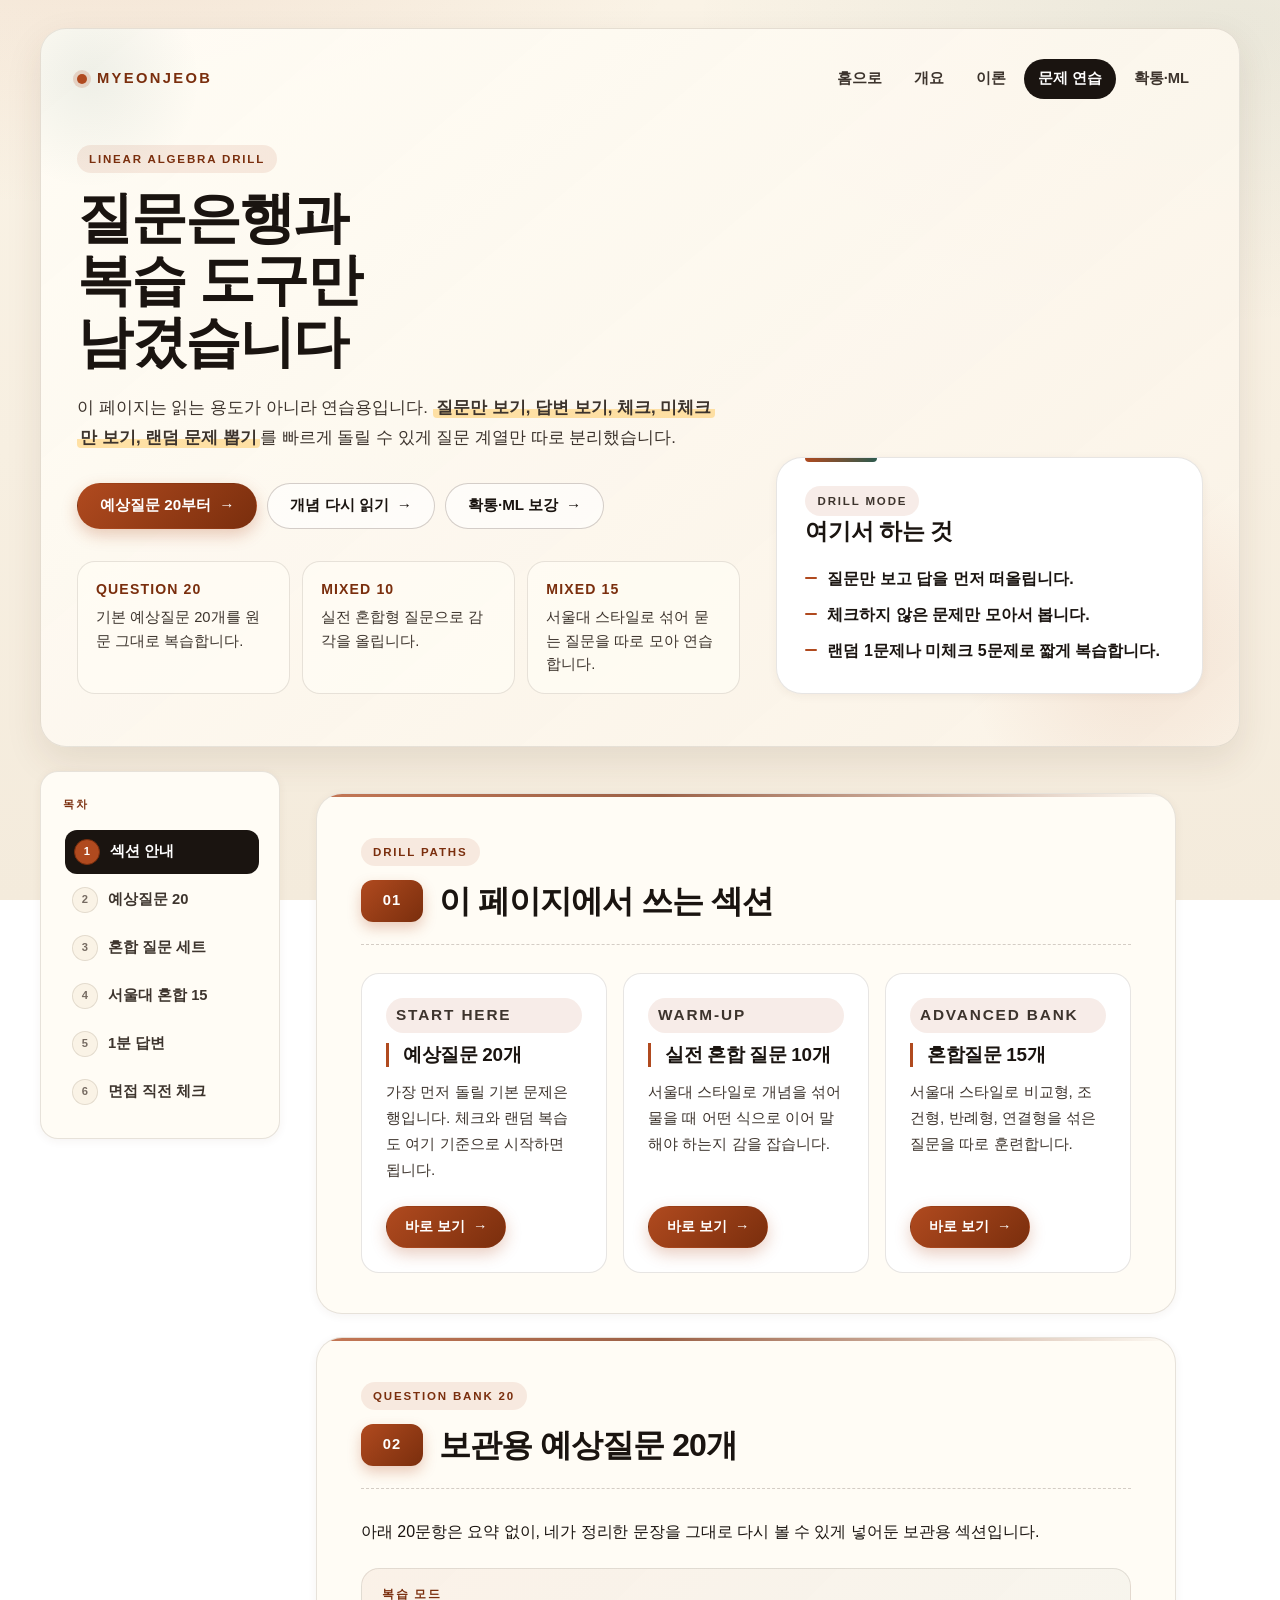
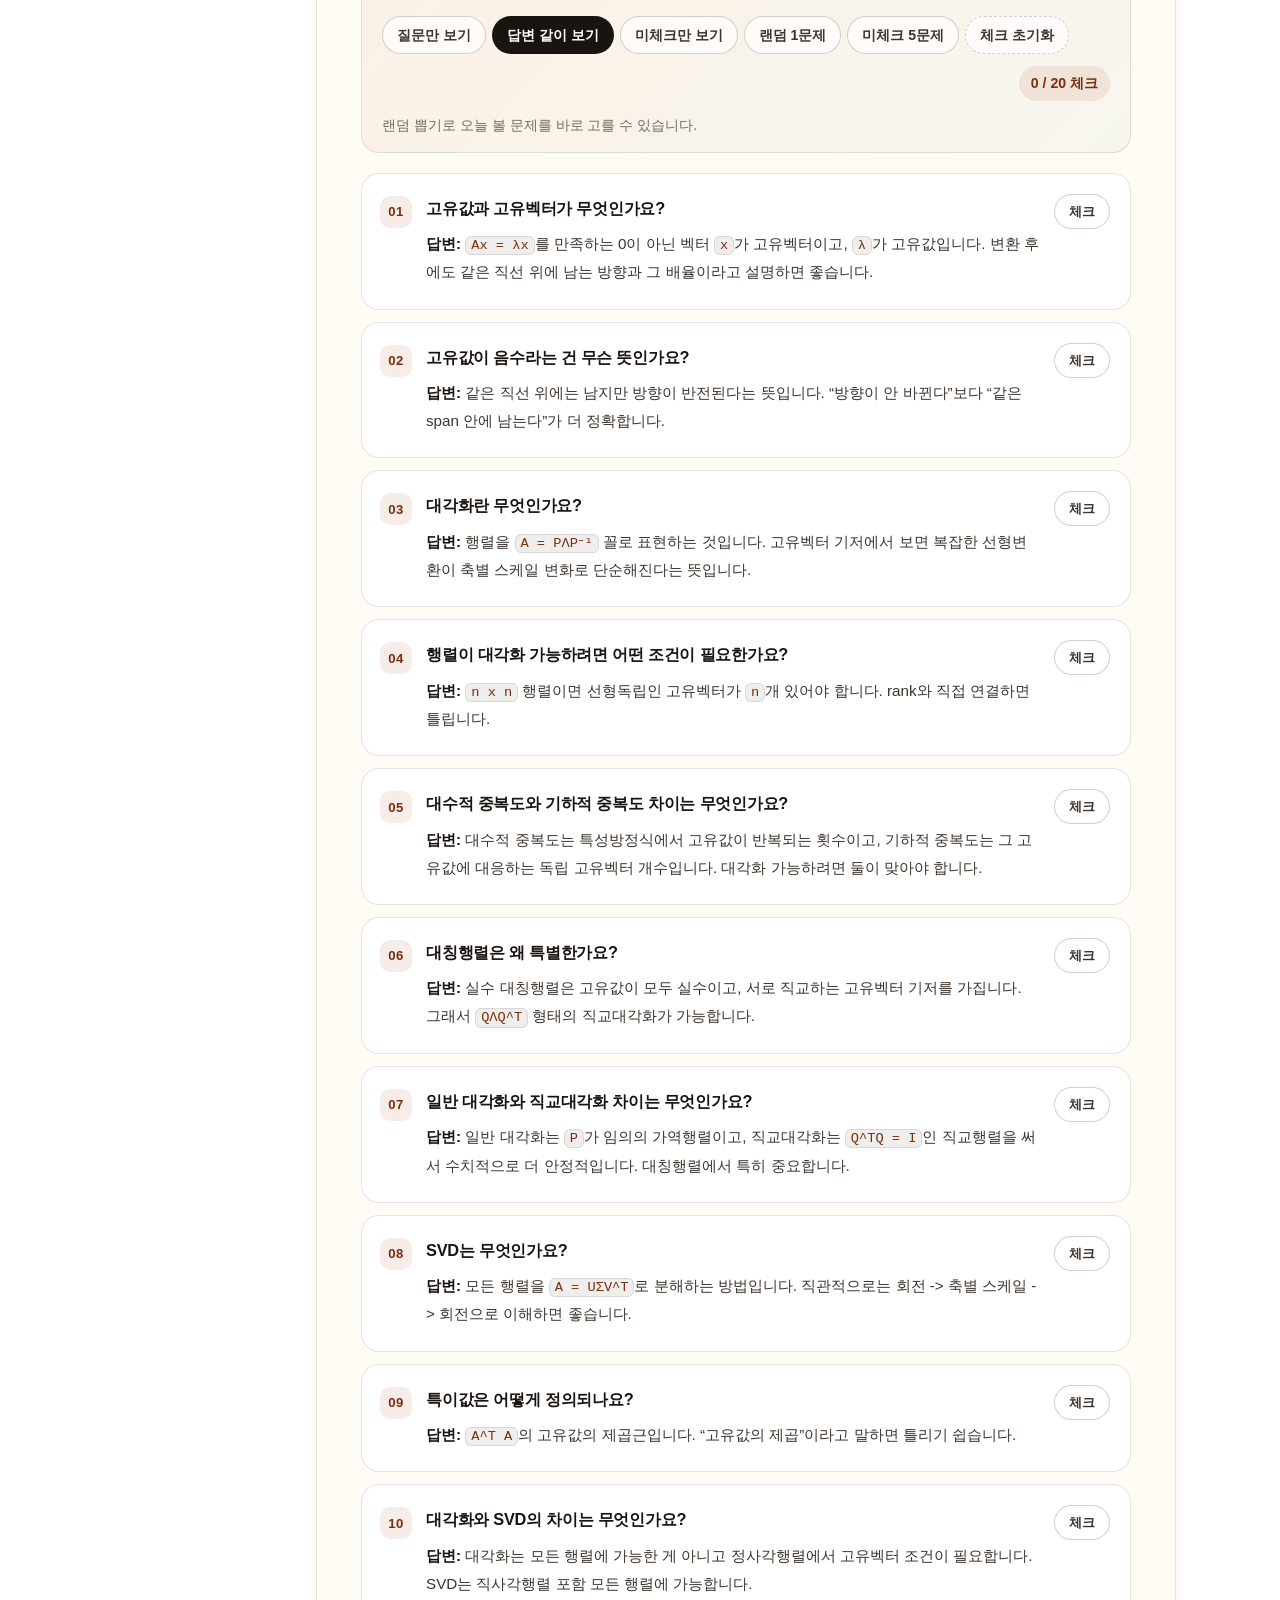
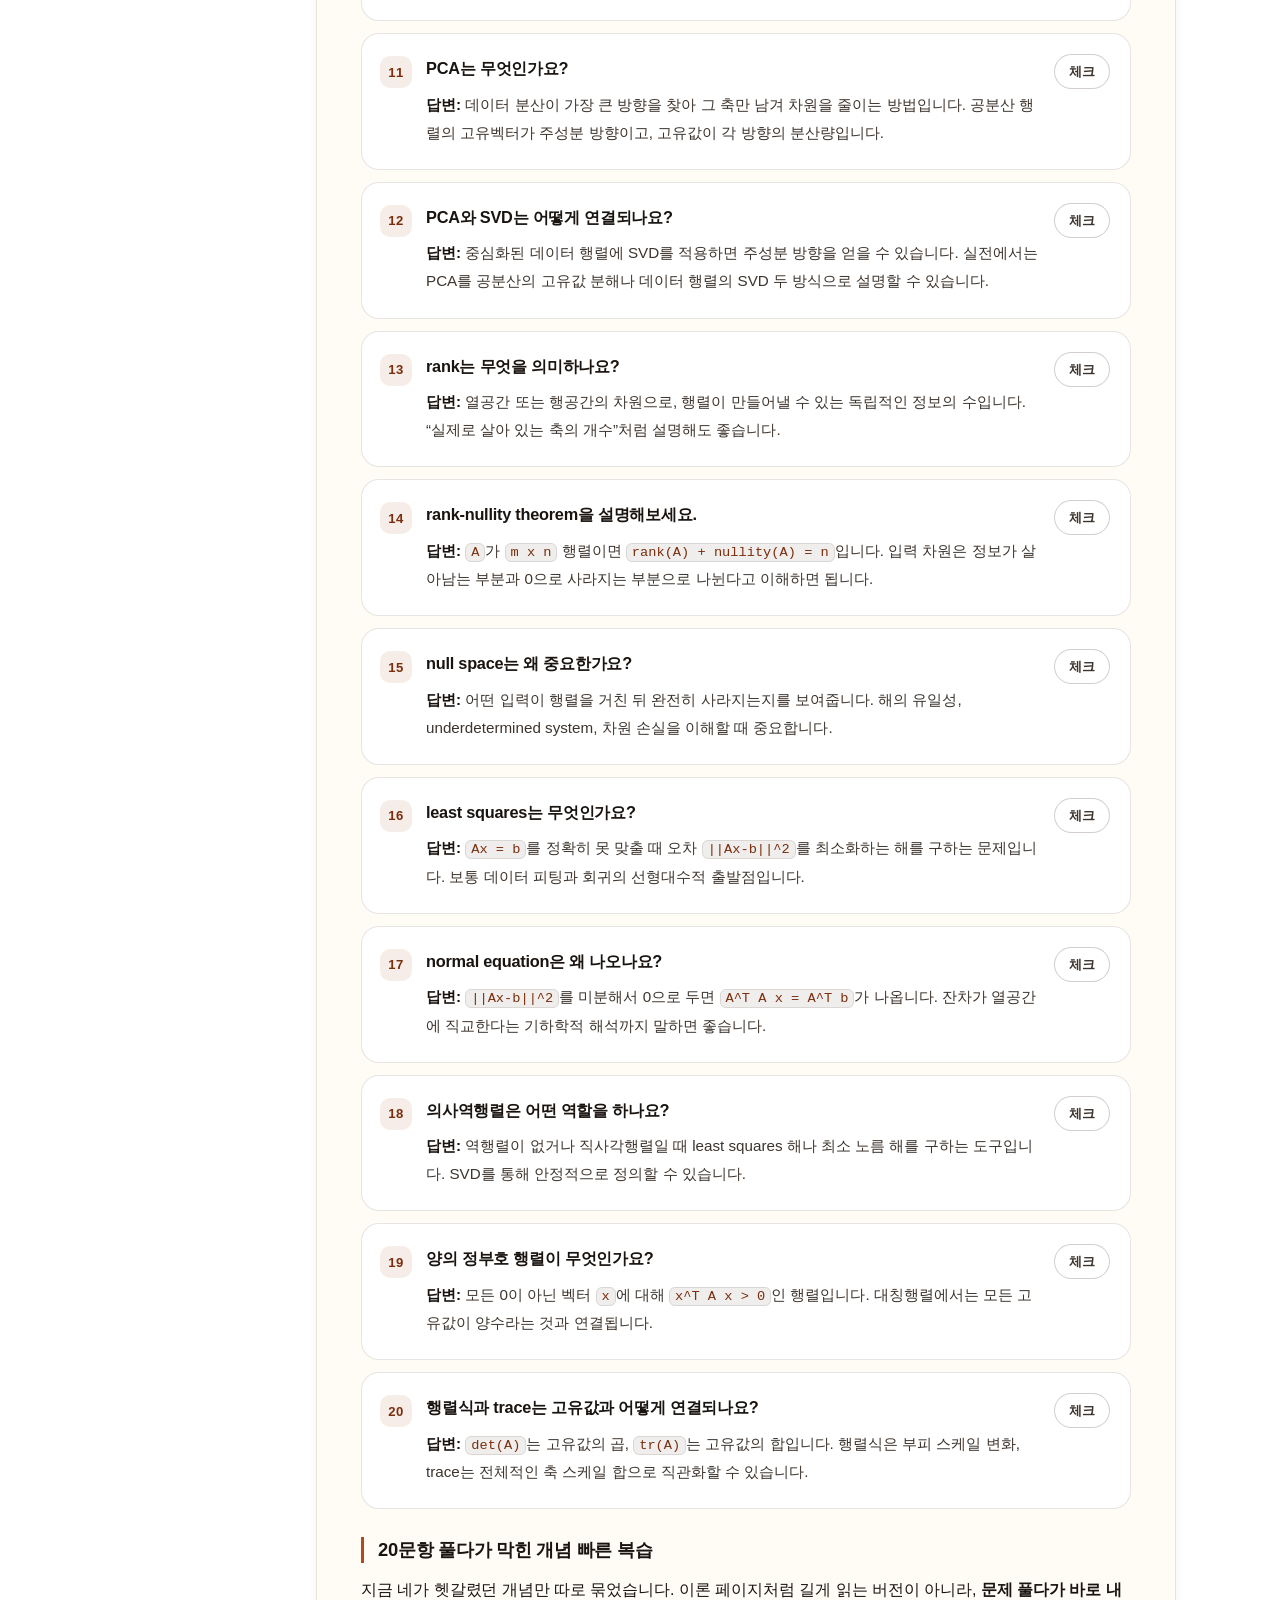
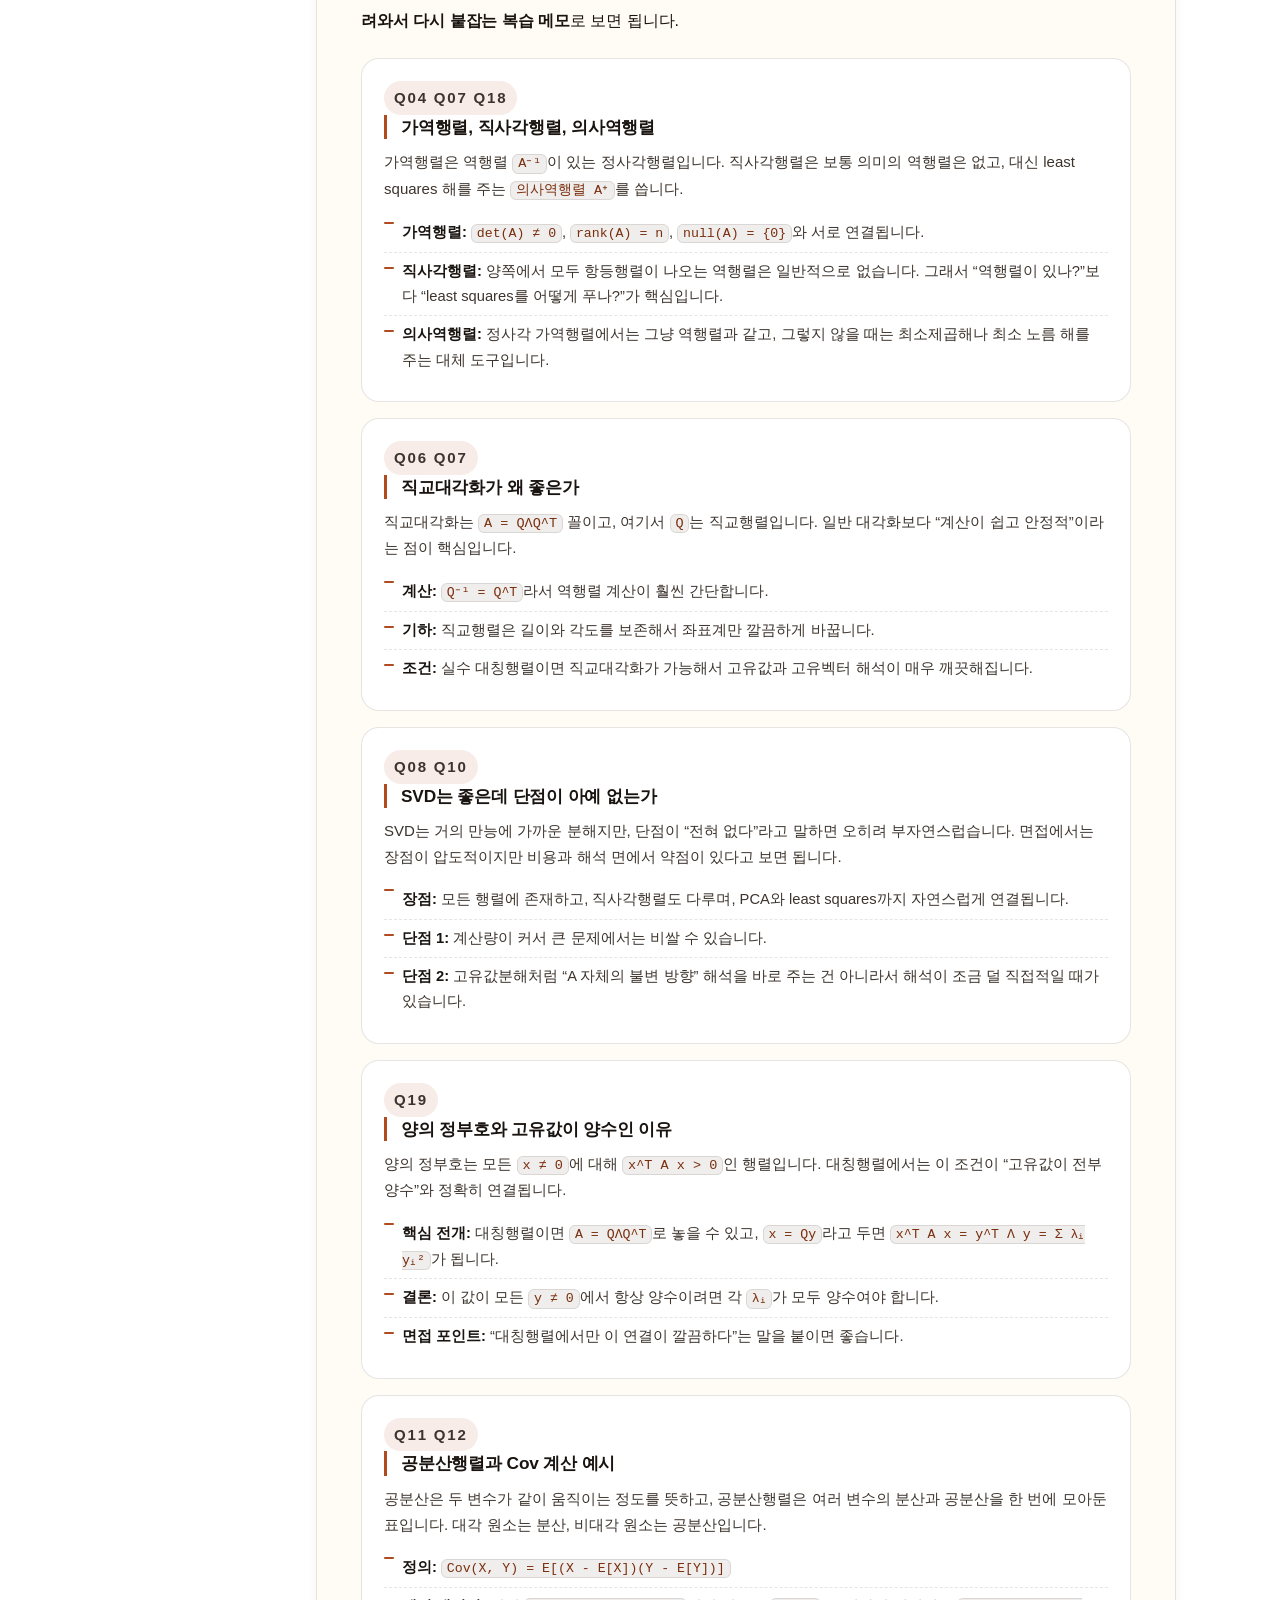
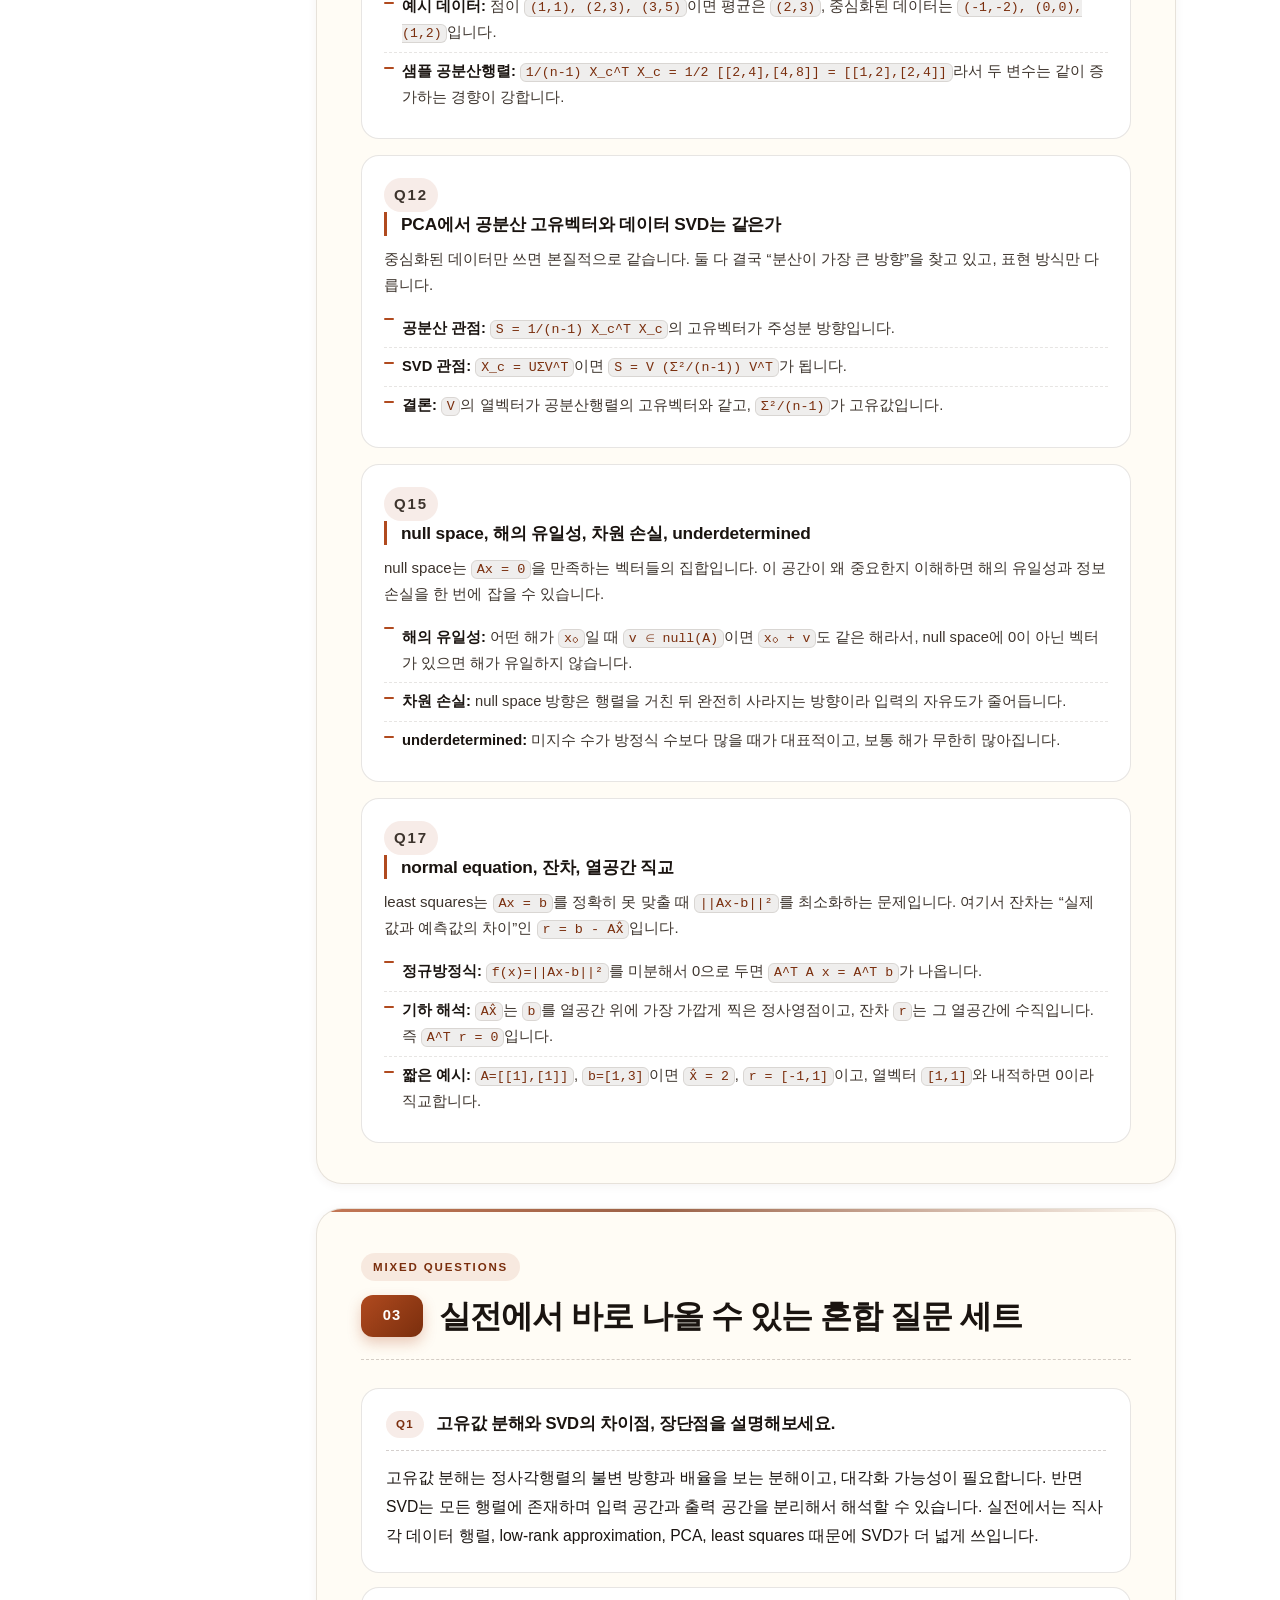
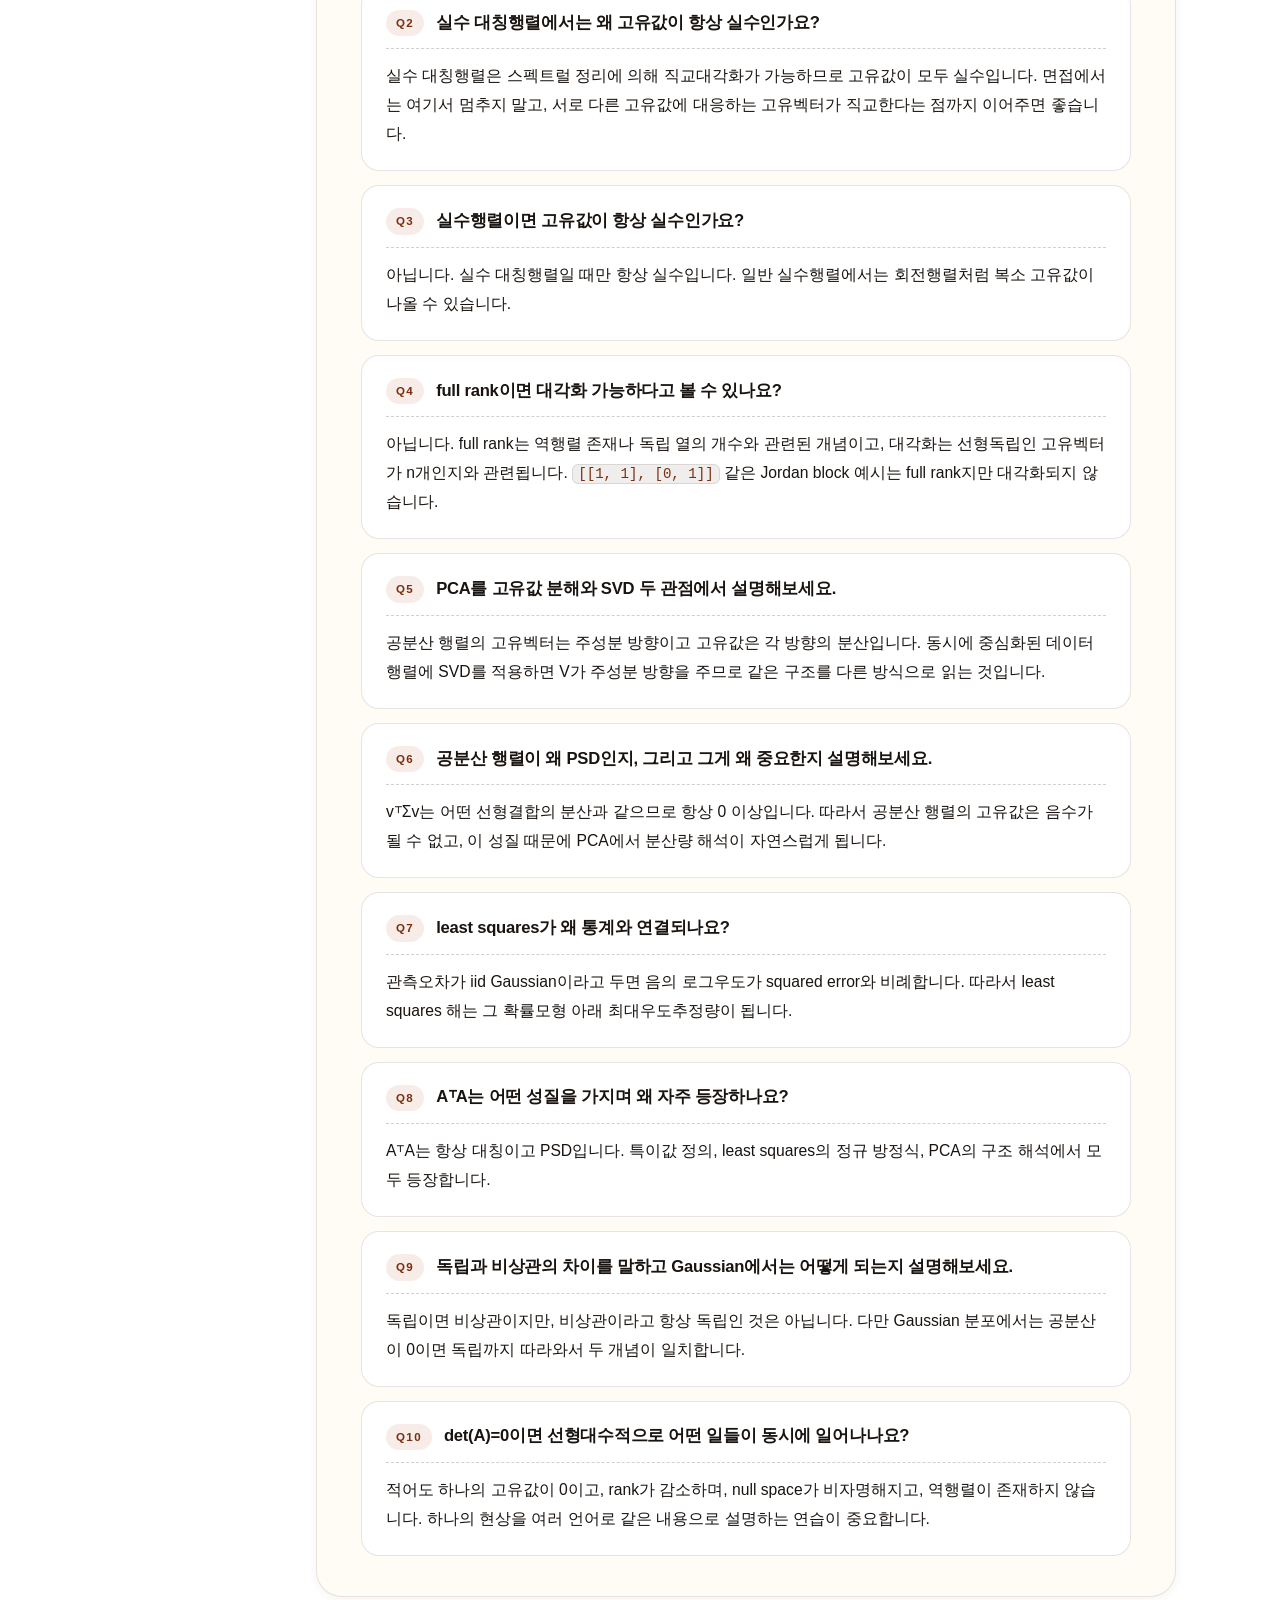
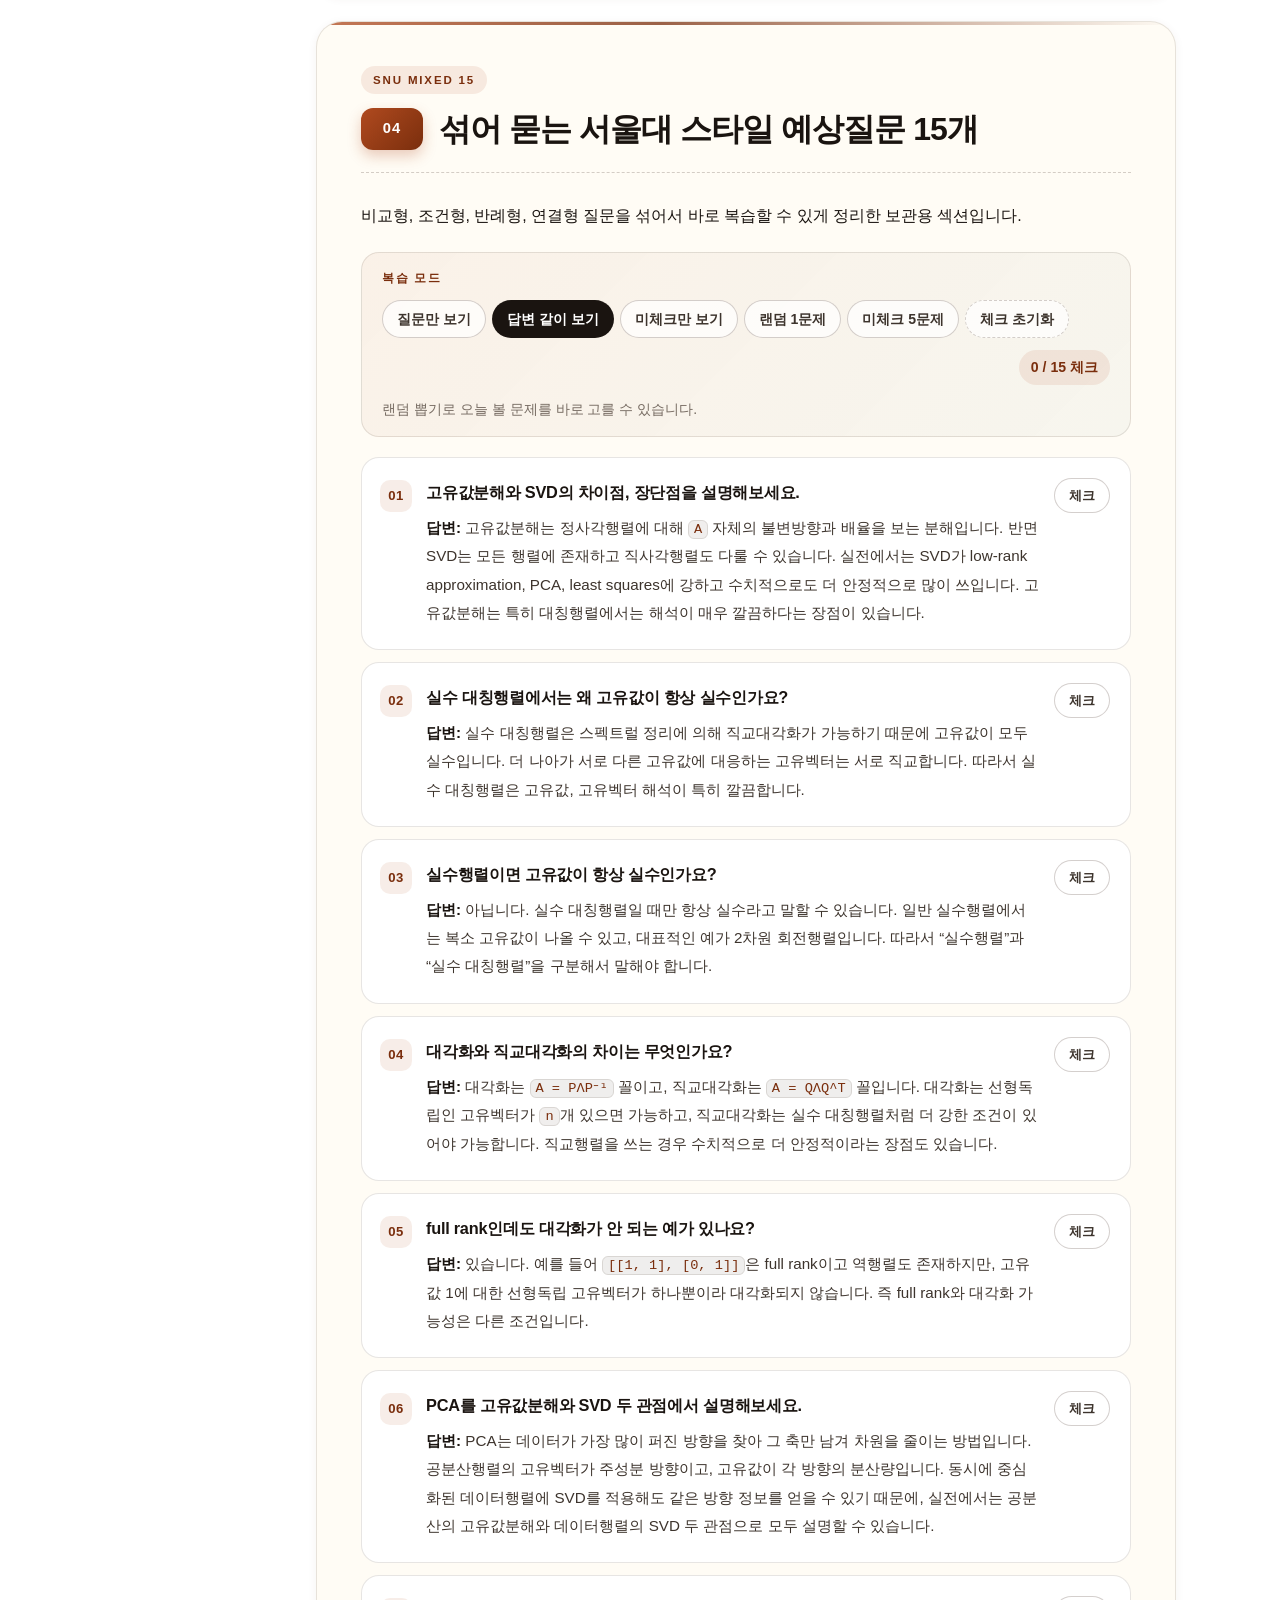
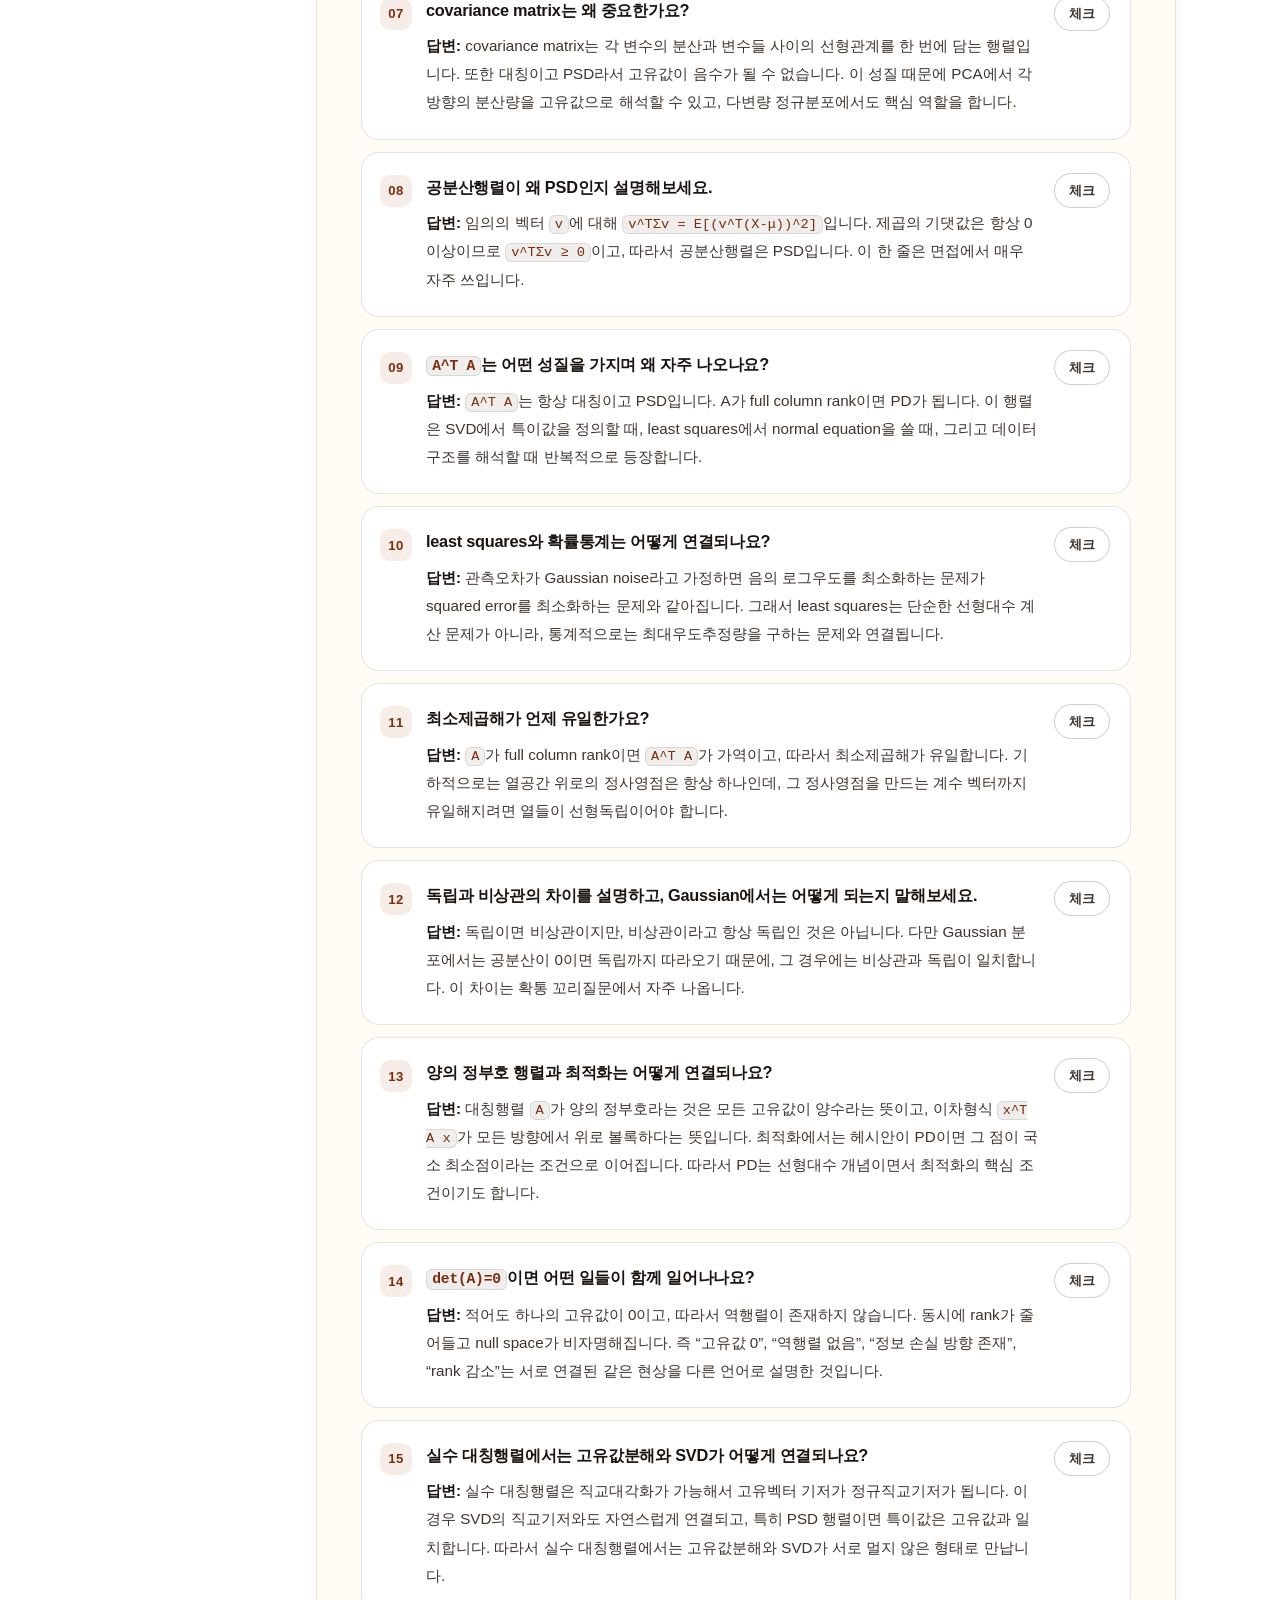
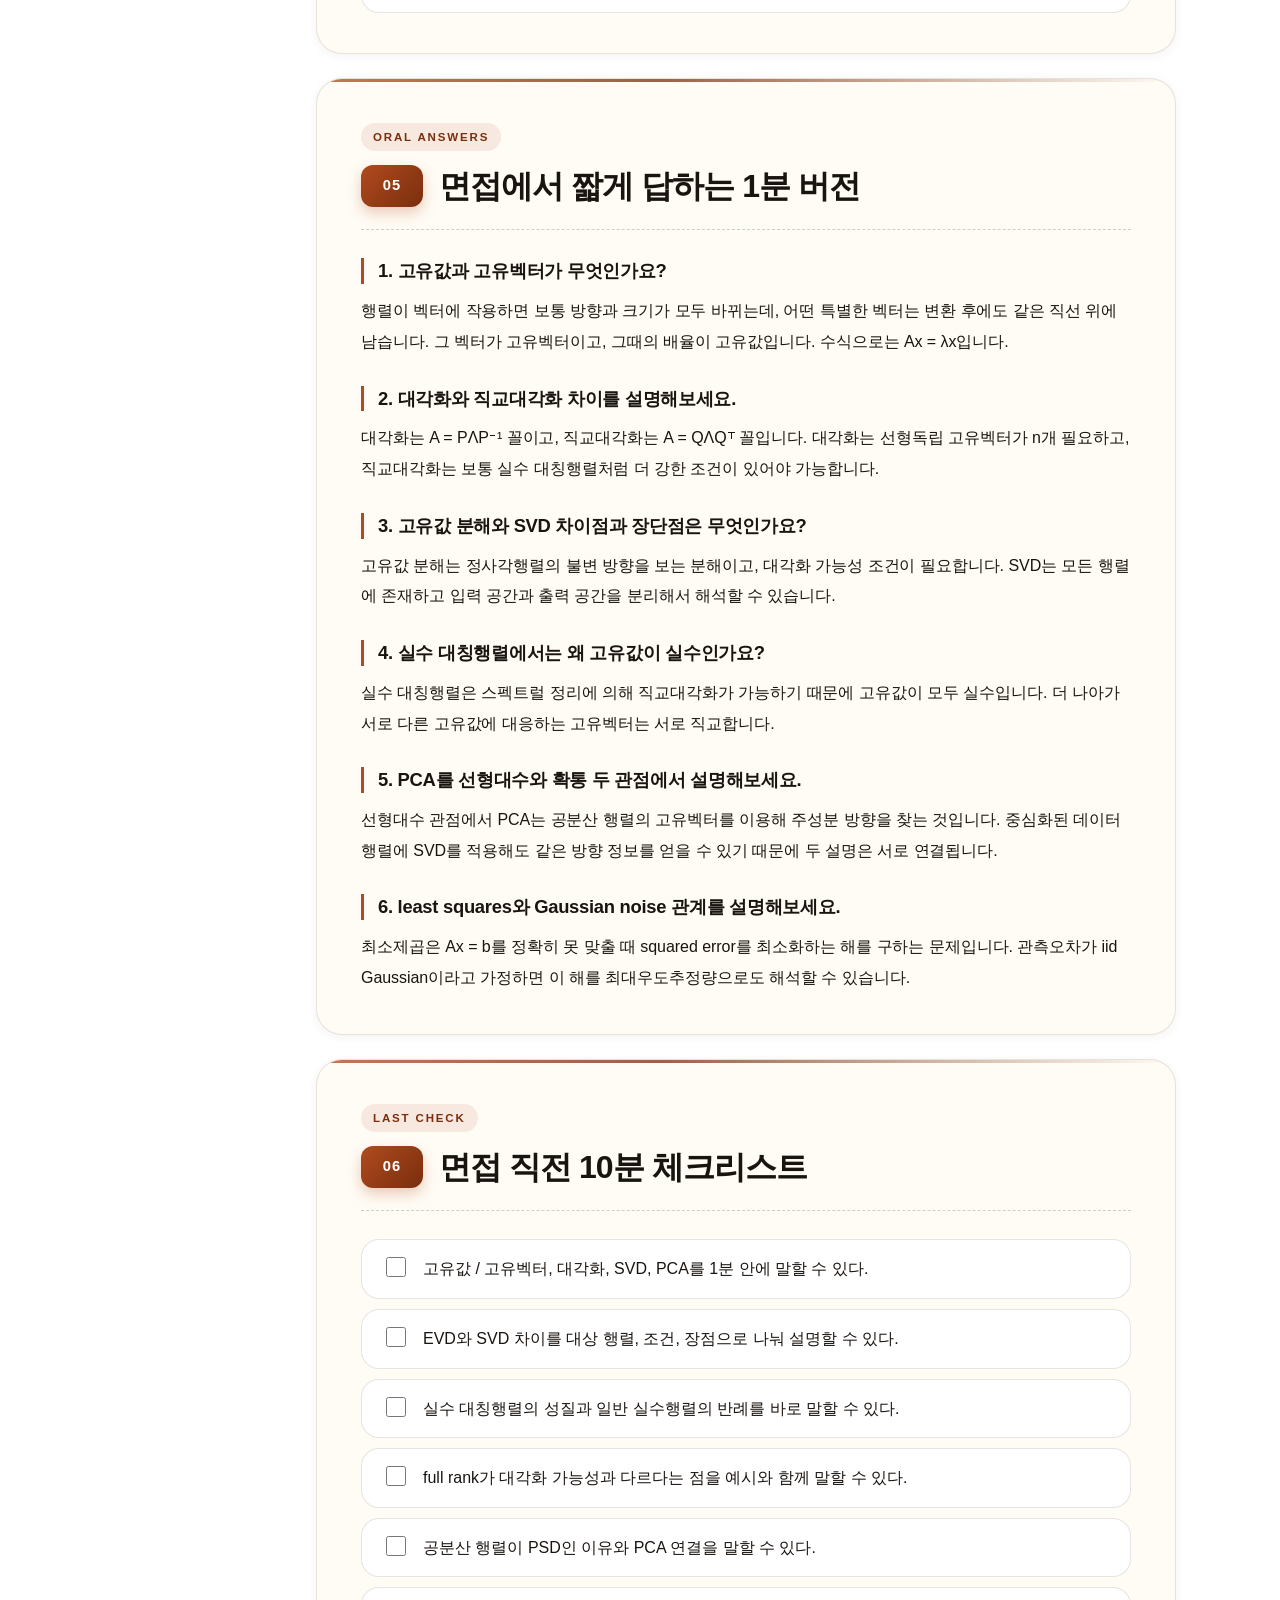
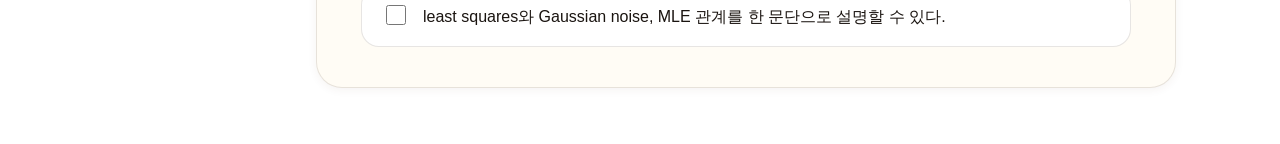
<file: linear-algebra-drill.html>
<!DOCTYPE html>
<html lang="ko">
<head>
  <meta charset="UTF-8">
  <meta name="viewport" content="width=device-width, initial-scale=1.0">
  <title>서울대 AI 선형대수 문제 연습 | myeonjeob</title>
  <meta
    name="description"
    content="서울대 AI 대학원 선형대수 구술면접 대비 질문 은행과 복습 도구 페이지"
  >
  <link rel="preconnect" href="https://fonts.googleapis.com">
  <link rel="preconnect" href="https://fonts.gstatic.com" crossorigin>
  <link
    href="https://fonts.googleapis.com/css2?family=Song+Myung&family=SUIT:wght@400;500;600;700;800&display=swap"
    rel="stylesheet"
  >
  <link rel="stylesheet" href="styles.css">
</head>
<body class="oral-exam-page">
  <div class="reading-progress" id="reading-progress"></div>
  <div class="page-shell">
    <header class="hero subject-hero">
      <nav class="topbar">
        <div class="brand">myeonjeob</div>
        <div class="topbar-links">
          <a href="index.html">홈으로</a>
          <a href="linear-algebra.html">개요</a>
          <a href="linear-algebra-theory.html">이론</a>
          <a class="is-current" href="linear-algebra-drill.html">문제 연습</a>
          <a href="probability-ml.html">확통·ML</a>
        </div>
      </nav>

      <div class="hero-content">
        <div class="hero-copy">
          <p class="eyebrow">Linear Algebra Drill</p>
          <h1>질문은행과<br>복습 도구만<br>남겼습니다</h1>
          <p class="hero-text">
            이 페이지는 읽는 용도가 아니라 연습용입니다.
            <span class="text-highlight">질문만 보기, 답변 보기, 체크, 미체크만 보기, 랜덤 문제 뽑기</span>를
            빠르게 돌릴 수 있게 질문 계열만 따로 분리했습니다.
          </p>
          <div class="hero-actions">
            <a class="button primary" href="#question-bank-20">예상질문 20부터</a>
            <a class="button ghost" href="linear-algebra-theory.html">개념 다시 읽기</a>
            <a class="button ghost" href="probability-ml.html">확통·ML 보강</a>
          </div>
          <div class="hero-strip">
            <article class="hero-stat">
              <strong>Question 20</strong>
              <span>기본 예상질문 20개를 원문 그대로 복습합니다.</span>
            </article>
            <article class="hero-stat">
              <strong>Mixed 10</strong>
              <span>실전 혼합형 질문으로 감각을 올립니다.</span>
            </article>
            <article class="hero-stat">
              <strong>Mixed 15</strong>
              <span>서울대 스타일로 섞어 묻는 질문을 따로 모아 연습합니다.</span>
            </article>
          </div>
        </div>

        <section class="hero-card focus-card">
          <p class="card-label">Drill Mode</p>
          <h2>여기서 하는 것</h2>
          <ul class="mini-points">
            <li>질문만 보고 답을 먼저 떠올립니다.</li>
            <li>체크하지 않은 문제만 모아서 봅니다.</li>
            <li>랜덤 1문제나 미체크 5문제로 짧게 복습합니다.</li>
          </ul>
        </section>
      </div>
    </header>

    <div class="article-layout">
      <aside class="article-toc">
        <p class="toc-label">목차</p>
        <ol class="toc-list">
          <li><a href="#banks">섹션 안내</a></li>
          <li><a href="#question-bank-20">예상질문 20</a></li>
          <li><a href="#mixed-questions">혼합 질문 세트</a></li>
          <li><a href="#snu-mixed-15">서울대 혼합 15</a></li>
          <li><a href="#oral-answers">1분 답변</a></li>
          <li><a href="#last-check">면접 직전 체크</a></li>
        </ol>
      </aside>

    <main class="article-main">
      <section class="essay-section" id="banks">
        <div class="essay-intro">
          <p class="section-kicker">Drill Paths</p>
          <h2>이 페이지에서 쓰는 섹션</h2>
        </div>
        <div class="path-grid">
          <article class="path-card">
            <p class="concept-tag">Start Here</p>
            <h3>예상질문 20개</h3>
            <p>가장 먼저 돌릴 기본 문제은행입니다. 체크와 랜덤 복습도 여기 기준으로 시작하면 됩니다.</p>
            <div class="path-actions">
              <a class="button primary" href="#question-bank-20">바로 보기</a>
            </div>
          </article>
          <article class="path-card">
            <p class="concept-tag">Warm-up</p>
            <h3>실전 혼합 질문 10개</h3>
            <p>서울대 스타일로 개념을 섞어 물을 때 어떤 식으로 이어 말해야 하는지 감을 잡습니다.</p>
            <div class="path-actions">
              <a class="button primary" href="#mixed-questions">바로 보기</a>
            </div>
          </article>
          <article class="path-card">
            <p class="concept-tag">Advanced Bank</p>
            <h3>혼합질문 15개</h3>
            <p>서울대 스타일로 비교형, 조건형, 반례형, 연결형을 섞은 질문을 따로 훈련합니다.</p>
            <div class="path-actions">
              <a class="button primary" href="#snu-mixed-15">바로 보기</a>
            </div>
          </article>
        </div>
      </section>

      <section class="essay-section review-bank-section" id="question-bank-20">
        <div class="essay-intro">
          <p class="section-kicker">Question Bank 20</p>
          <h2>보관용 예상질문 20개</h2>
        </div>
        <p>아래 20문항은 요약 없이, 네가 정리한 문장을 그대로 다시 볼 수 있게 넣어둔 보관용 섹션입니다.</p>
        <div class="question-bank-grid">
          <article class="question-bank-card">
            <span class="question-bank-no">01</span>
            <h3>고유값과 고유벡터가 무엇인가요?</h3>
            <p><strong>답변:</strong> <code>Ax = λx</code>를 만족하는 0이 아닌 벡터 <code>x</code>가 고유벡터이고, <code>λ</code>가 고유값입니다. 변환 후에도 같은 직선 위에 남는 방향과 그 배율이라고 설명하면 좋습니다.</p>
          </article>
          <article class="question-bank-card">
            <span class="question-bank-no">02</span>
            <h3>고유값이 음수라는 건 무슨 뜻인가요?</h3>
            <p><strong>답변:</strong> 같은 직선 위에는 남지만 방향이 반전된다는 뜻입니다. “방향이 안 바뀐다”보다 “같은 span 안에 남는다”가 더 정확합니다.</p>
          </article>
          <article class="question-bank-card">
            <span class="question-bank-no">03</span>
            <h3>대각화란 무엇인가요?</h3>
            <p><strong>답변:</strong> 행렬을 <code>A = PΛP⁻¹</code> 꼴로 표현하는 것입니다. 고유벡터 기저에서 보면 복잡한 선형변환이 축별 스케일 변화로 단순해진다는 뜻입니다.</p>
          </article>
          <article class="question-bank-card">
            <span class="question-bank-no">04</span>
            <h3>행렬이 대각화 가능하려면 어떤 조건이 필요한가요?</h3>
            <p><strong>답변:</strong> <code>n x n</code> 행렬이면 선형독립인 고유벡터가 <code>n</code>개 있어야 합니다. rank와 직접 연결하면 틀립니다.</p>
          </article>
          <article class="question-bank-card">
            <span class="question-bank-no">05</span>
            <h3>대수적 중복도와 기하적 중복도 차이는 무엇인가요?</h3>
            <p><strong>답변:</strong> 대수적 중복도는 특성방정식에서 고유값이 반복되는 횟수이고, 기하적 중복도는 그 고유값에 대응하는 독립 고유벡터 개수입니다. 대각화 가능하려면 둘이 맞아야 합니다.</p>
          </article>
          <article class="question-bank-card">
            <span class="question-bank-no">06</span>
            <h3>대칭행렬은 왜 특별한가요?</h3>
            <p><strong>답변:</strong> 실수 대칭행렬은 고유값이 모두 실수이고, 서로 직교하는 고유벡터 기저를 가집니다. 그래서 <code>QΛQ^T</code> 형태의 직교대각화가 가능합니다.</p>
          </article>
          <article class="question-bank-card">
            <span class="question-bank-no">07</span>
            <h3>일반 대각화와 직교대각화 차이는 무엇인가요?</h3>
            <p><strong>답변:</strong> 일반 대각화는 <code>P</code>가 임의의 가역행렬이고, 직교대각화는 <code>Q^TQ = I</code>인 직교행렬을 써서 수치적으로 더 안정적입니다. 대칭행렬에서 특히 중요합니다.</p>
          </article>
          <article class="question-bank-card">
            <span class="question-bank-no">08</span>
            <h3>SVD는 무엇인가요?</h3>
            <p><strong>답변:</strong> 모든 행렬을 <code>A = UΣV^T</code>로 분해하는 방법입니다. 직관적으로는 회전 -&gt; 축별 스케일 -&gt; 회전으로 이해하면 좋습니다.</p>
          </article>
          <article class="question-bank-card">
            <span class="question-bank-no">09</span>
            <h3>특이값은 어떻게 정의되나요?</h3>
            <p><strong>답변:</strong> <code>A^T A</code>의 고유값의 제곱근입니다. “고유값의 제곱”이라고 말하면 틀리기 쉽습니다.</p>
          </article>
          <article class="question-bank-card">
            <span class="question-bank-no">10</span>
            <h3>대각화와 SVD의 차이는 무엇인가요?</h3>
            <p><strong>답변:</strong> 대각화는 모든 행렬에 가능한 게 아니고 정사각행렬에서 고유벡터 조건이 필요합니다. SVD는 직사각행렬 포함 모든 행렬에 가능합니다.</p>
          </article>
          <article class="question-bank-card">
            <span class="question-bank-no">11</span>
            <h3>PCA는 무엇인가요?</h3>
            <p><strong>답변:</strong> 데이터 분산이 가장 큰 방향을 찾아 그 축만 남겨 차원을 줄이는 방법입니다. 공분산 행렬의 고유벡터가 주성분 방향이고, 고유값이 각 방향의 분산량입니다.</p>
          </article>
          <article class="question-bank-card">
            <span class="question-bank-no">12</span>
            <h3>PCA와 SVD는 어떻게 연결되나요?</h3>
            <p><strong>답변:</strong> 중심화된 데이터 행렬에 SVD를 적용하면 주성분 방향을 얻을 수 있습니다. 실전에서는 PCA를 공분산의 고유값 분해나 데이터 행렬의 SVD 두 방식으로 설명할 수 있습니다.</p>
          </article>
          <article class="question-bank-card">
            <span class="question-bank-no">13</span>
            <h3>rank는 무엇을 의미하나요?</h3>
            <p><strong>답변:</strong> 열공간 또는 행공간의 차원으로, 행렬이 만들어낼 수 있는 독립적인 정보의 수입니다. “실제로 살아 있는 축의 개수”처럼 설명해도 좋습니다.</p>
          </article>
          <article class="question-bank-card">
            <span class="question-bank-no">14</span>
            <h3>rank-nullity theorem을 설명해보세요.</h3>
            <p><strong>답변:</strong> <code>A</code>가 <code>m x n</code> 행렬이면 <code>rank(A) + nullity(A) = n</code>입니다. 입력 차원은 정보가 살아남는 부분과 0으로 사라지는 부분으로 나뉜다고 이해하면 됩니다.</p>
          </article>
          <article class="question-bank-card">
            <span class="question-bank-no">15</span>
            <h3>null space는 왜 중요한가요?</h3>
            <p><strong>답변:</strong> 어떤 입력이 행렬을 거친 뒤 완전히 사라지는지를 보여줍니다. 해의 유일성, underdetermined system, 차원 손실을 이해할 때 중요합니다.</p>
          </article>
          <article class="question-bank-card">
            <span class="question-bank-no">16</span>
            <h3>least squares는 무엇인가요?</h3>
            <p><strong>답변:</strong> <code>Ax = b</code>를 정확히 못 맞출 때 오차 <code>||Ax-b||^2</code>를 최소화하는 해를 구하는 문제입니다. 보통 데이터 피팅과 회귀의 선형대수적 출발점입니다.</p>
          </article>
          <article class="question-bank-card">
            <span class="question-bank-no">17</span>
            <h3>normal equation은 왜 나오나요?</h3>
            <p><strong>답변:</strong> <code>||Ax-b||^2</code>를 미분해서 0으로 두면 <code>A^T A x = A^T b</code>가 나옵니다. 잔차가 열공간에 직교한다는 기하학적 해석까지 말하면 좋습니다.</p>
          </article>
          <article class="question-bank-card">
            <span class="question-bank-no">18</span>
            <h3>의사역행렬은 어떤 역할을 하나요?</h3>
            <p><strong>답변:</strong> 역행렬이 없거나 직사각행렬일 때 least squares 해나 최소 노름 해를 구하는 도구입니다. SVD를 통해 안정적으로 정의할 수 있습니다.</p>
          </article>
          <article class="question-bank-card">
            <span class="question-bank-no">19</span>
            <h3>양의 정부호 행렬이 무엇인가요?</h3>
            <p><strong>답변:</strong> 모든 0이 아닌 벡터 <code>x</code>에 대해 <code>x^T A x &gt; 0</code>인 행렬입니다. 대칭행렬에서는 모든 고유값이 양수라는 것과 연결됩니다.</p>
          </article>
          <article class="question-bank-card">
            <span class="question-bank-no">20</span>
            <h3>행렬식과 trace는 고유값과 어떻게 연결되나요?</h3>
            <p><strong>답변:</strong> <code>det(A)</code>는 고유값의 곱, <code>tr(A)</code>는 고유값의 합입니다. 행렬식은 부피 스케일 변화, trace는 전체적인 축 스케일 합으로 직관화할 수 있습니다.</p>
          </article>
        </div>
        <h3>20문항 풀다가 막힌 개념 빠른 복습</h3>
        <p>지금 네가 헷갈렸던 개념만 따로 묶었습니다. 이론 페이지처럼 길게 읽는 버전이 아니라, <strong>문제 풀다가 바로 내려와서 다시 붙잡는 복습 메모</strong>로 보면 됩니다.</p>
        <div class="bridge-grid bridge-grid-single">
          <article class="bridge-card">
            <p class="concept-tag">Q04 Q07 Q18</p>
            <h3>가역행렬, 직사각행렬, 의사역행렬</h3>
            <p>가역행렬은 역행렬 <code>A⁻¹</code>이 있는 정사각행렬입니다. 직사각행렬은 보통 의미의 역행렬은 없고, 대신 least squares 해를 주는 <code>의사역행렬 A⁺</code>를 씁니다.</p>
            <ul class="detail-list compact">
              <li><strong>가역행렬:</strong> <code>det(A) ≠ 0</code>, <code>rank(A) = n</code>, <code>null(A) = {0}</code>와 서로 연결됩니다.</li>
              <li><strong>직사각행렬:</strong> 양쪽에서 모두 항등행렬이 나오는 역행렬은 일반적으로 없습니다. 그래서 “역행렬이 있나?”보다 “least squares를 어떻게 푸나?”가 핵심입니다.</li>
              <li><strong>의사역행렬:</strong> 정사각 가역행렬에서는 그냥 역행렬과 같고, 그렇지 않을 때는 최소제곱해나 최소 노름 해를 주는 대체 도구입니다.</li>
            </ul>
          </article>
          <article class="bridge-card">
            <p class="concept-tag">Q06 Q07</p>
            <h3>직교대각화가 왜 좋은가</h3>
            <p>직교대각화는 <code>A = QΛQ^T</code> 꼴이고, 여기서 <code>Q</code>는 직교행렬입니다. 일반 대각화보다 “계산이 쉽고 안정적”이라는 점이 핵심입니다.</p>
            <ul class="detail-list compact">
              <li><strong>계산:</strong> <code>Q⁻¹ = Q^T</code>라서 역행렬 계산이 훨씬 간단합니다.</li>
              <li><strong>기하:</strong> 직교행렬은 길이와 각도를 보존해서 좌표계만 깔끔하게 바꿉니다.</li>
              <li><strong>조건:</strong> 실수 대칭행렬이면 직교대각화가 가능해서 고유값과 고유벡터 해석이 매우 깨끗해집니다.</li>
            </ul>
          </article>
          <article class="bridge-card">
            <p class="concept-tag">Q08 Q10</p>
            <h3>SVD는 좋은데 단점이 아예 없는가</h3>
            <p>SVD는 거의 만능에 가까운 분해지만, 단점이 “전혀 없다”라고 말하면 오히려 부자연스럽습니다. 면접에서는 장점이 압도적이지만 비용과 해석 면에서 약점이 있다고 보면 됩니다.</p>
            <ul class="detail-list compact">
              <li><strong>장점:</strong> 모든 행렬에 존재하고, 직사각행렬도 다루며, PCA와 least squares까지 자연스럽게 연결됩니다.</li>
              <li><strong>단점 1:</strong> 계산량이 커서 큰 문제에서는 비쌀 수 있습니다.</li>
              <li><strong>단점 2:</strong> 고유값분해처럼 “A 자체의 불변 방향” 해석을 바로 주는 건 아니라서 해석이 조금 덜 직접적일 때가 있습니다.</li>
            </ul>
          </article>
          <article class="bridge-card">
            <p class="concept-tag">Q19</p>
            <h3>양의 정부호와 고유값이 양수인 이유</h3>
            <p>양의 정부호는 모든 <code>x ≠ 0</code>에 대해 <code>x^T A x &gt; 0</code>인 행렬입니다. 대칭행렬에서는 이 조건이 “고유값이 전부 양수”와 정확히 연결됩니다.</p>
            <ul class="detail-list compact">
              <li><strong>핵심 전개:</strong> 대칭행렬이면 <code>A = QΛQ^T</code>로 놓을 수 있고, <code>x = Qy</code>라고 두면 <code>x^T A x = y^T Λ y = Σ λᵢ yᵢ²</code>가 됩니다.</li>
              <li><strong>결론:</strong> 이 값이 모든 <code>y ≠ 0</code>에서 항상 양수이려면 각 <code>λᵢ</code>가 모두 양수여야 합니다.</li>
              <li><strong>면접 포인트:</strong> “대칭행렬에서만 이 연결이 깔끔하다”는 말을 붙이면 좋습니다.</li>
            </ul>
          </article>
          <article class="bridge-card">
            <p class="concept-tag">Q11 Q12</p>
            <h3>공분산행렬과 Cov 계산 예시</h3>
            <p>공분산은 두 변수가 같이 움직이는 정도를 뜻하고, 공분산행렬은 여러 변수의 분산과 공분산을 한 번에 모아둔 표입니다. 대각 원소는 분산, 비대각 원소는 공분산입니다.</p>
            <ul class="detail-list compact">
              <li><strong>정의:</strong> <code>Cov(X, Y) = E[(X - E[X])(Y - E[Y])]</code></li>
              <li><strong>예시 데이터:</strong> 점이 <code>(1,1), (2,3), (3,5)</code>이면 평균은 <code>(2,3)</code>, 중심화된 데이터는 <code>(-1,-2), (0,0), (1,2)</code>입니다.</li>
              <li><strong>샘플 공분산행렬:</strong> <code>1/(n-1) X_c^T X_c = 1/2 [[2,4],[4,8]] = [[1,2],[2,4]]</code>라서 두 변수는 같이 증가하는 경향이 강합니다.</li>
            </ul>
          </article>
          <article class="bridge-card">
            <p class="concept-tag">Q12</p>
            <h3>PCA에서 공분산 고유벡터와 데이터 SVD는 같은가</h3>
            <p>중심화된 데이터만 쓰면 본질적으로 같습니다. 둘 다 결국 “분산이 가장 큰 방향”을 찾고 있고, 표현 방식만 다릅니다.</p>
            <ul class="detail-list compact">
              <li><strong>공분산 관점:</strong> <code>S = 1/(n-1) X_c^T X_c</code>의 고유벡터가 주성분 방향입니다.</li>
              <li><strong>SVD 관점:</strong> <code>X_c = UΣV^T</code>이면 <code>S = V (Σ²/(n-1)) V^T</code>가 됩니다.</li>
              <li><strong>결론:</strong> <code>V</code>의 열벡터가 공분산행렬의 고유벡터와 같고, <code>Σ²/(n-1)</code>가 고유값입니다.</li>
            </ul>
          </article>
          <article class="bridge-card">
            <p class="concept-tag">Q15</p>
            <h3>null space, 해의 유일성, 차원 손실, underdetermined</h3>
            <p>null space는 <code>Ax = 0</code>을 만족하는 벡터들의 집합입니다. 이 공간이 왜 중요한지 이해하면 해의 유일성과 정보 손실을 한 번에 잡을 수 있습니다.</p>
            <ul class="detail-list compact">
              <li><strong>해의 유일성:</strong> 어떤 해가 <code>x₀</code>일 때 <code>v ∈ null(A)</code>이면 <code>x₀ + v</code>도 같은 해라서, null space에 0이 아닌 벡터가 있으면 해가 유일하지 않습니다.</li>
              <li><strong>차원 손실:</strong> null space 방향은 행렬을 거친 뒤 완전히 사라지는 방향이라 입력의 자유도가 줄어듭니다.</li>
              <li><strong>underdetermined:</strong> 미지수 수가 방정식 수보다 많을 때가 대표적이고, 보통 해가 무한히 많아집니다.</li>
            </ul>
          </article>
          <article class="bridge-card">
            <p class="concept-tag">Q17</p>
            <h3>normal equation, 잔차, 열공간 직교</h3>
            <p>least squares는 <code>Ax = b</code>를 정확히 못 맞출 때 <code>||Ax-b||²</code>를 최소화하는 문제입니다. 여기서 잔차는 “실제값과 예측값의 차이”인 <code>r = b - Ax̂</code>입니다.</p>
            <ul class="detail-list compact">
              <li><strong>정규방정식:</strong> <code>f(x)=||Ax-b||²</code>를 미분해서 0으로 두면 <code>A^T A x = A^T b</code>가 나옵니다.</li>
              <li><strong>기하 해석:</strong> <code>Ax̂</code>는 <code>b</code>를 열공간 위에 가장 가깝게 찍은 정사영점이고, 잔차 <code>r</code>는 그 열공간에 수직입니다. 즉 <code>A^T r = 0</code>입니다.</li>
              <li><strong>짧은 예시:</strong> <code>A=[[1],[1]]</code>, <code>b=[1,3]</code>이면 <code>x̂ = 2</code>, <code>r = [-1,1]</code>이고, 열벡터 <code>[1,1]</code>와 내적하면 0이라 직교합니다.</li>
            </ul>
          </article>
        </div>
      </section>

      <section class="essay-section" id="mixed-questions">
        <div class="essay-intro">
          <p class="section-kicker">Mixed Questions</p>
          <h2>실전에서 바로 나올 수 있는 혼합 질문 세트</h2>
        </div>
        <div class="qa-stack">
          <article class="qa-card">
            <div class="qa-head">
              <p class="concept-tag">Q1</p>
              <h3>고유값 분해와 SVD의 차이점, 장단점을 설명해보세요.</h3>
            </div>
            <p>고유값 분해는 정사각행렬의 불변 방향과 배율을 보는 분해이고, 대각화 가능성이 필요합니다. 반면 SVD는 모든 행렬에 존재하며 입력 공간과 출력 공간을 분리해서 해석할 수 있습니다. 실전에서는 직사각 데이터 행렬, low-rank approximation, PCA, least squares 때문에 SVD가 더 넓게 쓰입니다.</p>
          </article>
          <article class="qa-card">
            <div class="qa-head">
              <p class="concept-tag">Q2</p>
              <h3>실수 대칭행렬에서는 왜 고유값이 항상 실수인가요?</h3>
            </div>
            <p>실수 대칭행렬은 스펙트럴 정리에 의해 직교대각화가 가능하므로 고유값이 모두 실수입니다. 면접에서는 여기서 멈추지 말고, 서로 다른 고유값에 대응하는 고유벡터가 직교한다는 점까지 이어주면 좋습니다.</p>
          </article>
          <article class="qa-card">
            <div class="qa-head">
              <p class="concept-tag">Q3</p>
              <h3>실수행렬이면 고유값이 항상 실수인가요?</h3>
            </div>
            <p>아닙니다. 실수 대칭행렬일 때만 항상 실수입니다. 일반 실수행렬에서는 회전행렬처럼 복소 고유값이 나올 수 있습니다.</p>
          </article>
          <article class="qa-card">
            <div class="qa-head">
              <p class="concept-tag">Q4</p>
              <h3>full rank이면 대각화 가능하다고 볼 수 있나요?</h3>
            </div>
            <p>아닙니다. full rank는 역행렬 존재나 독립 열의 개수와 관련된 개념이고, 대각화는 선형독립인 고유벡터가 n개인지와 관련됩니다. <code>[[1, 1], [0, 1]]</code> 같은 Jordan block 예시는 full rank지만 대각화되지 않습니다.</p>
          </article>
          <article class="qa-card">
            <div class="qa-head">
              <p class="concept-tag">Q5</p>
              <h3>PCA를 고유값 분해와 SVD 두 관점에서 설명해보세요.</h3>
            </div>
            <p>공분산 행렬의 고유벡터는 주성분 방향이고 고유값은 각 방향의 분산입니다. 동시에 중심화된 데이터 행렬에 SVD를 적용하면 V가 주성분 방향을 주므로 같은 구조를 다른 방식으로 읽는 것입니다.</p>
          </article>
          <article class="qa-card">
            <div class="qa-head">
              <p class="concept-tag">Q6</p>
              <h3>공분산 행렬이 왜 PSD인지, 그리고 그게 왜 중요한지 설명해보세요.</h3>
            </div>
            <p>vᵀΣv는 어떤 선형결합의 분산과 같으므로 항상 0 이상입니다. 따라서 공분산 행렬의 고유값은 음수가 될 수 없고, 이 성질 때문에 PCA에서 분산량 해석이 자연스럽게 됩니다.</p>
          </article>
          <article class="qa-card">
            <div class="qa-head">
              <p class="concept-tag">Q7</p>
              <h3>least squares가 왜 통계와 연결되나요?</h3>
            </div>
            <p>관측오차가 iid Gaussian이라고 두면 음의 로그우도가 squared error와 비례합니다. 따라서 least squares 해는 그 확률모형 아래 최대우도추정량이 됩니다.</p>
          </article>
          <article class="qa-card">
            <div class="qa-head">
              <p class="concept-tag">Q8</p>
              <h3>AᵀA는 어떤 성질을 가지며 왜 자주 등장하나요?</h3>
            </div>
            <p>AᵀA는 항상 대칭이고 PSD입니다. 특이값 정의, least squares의 정규 방정식, PCA의 구조 해석에서 모두 등장합니다.</p>
          </article>
          <article class="qa-card">
            <div class="qa-head">
              <p class="concept-tag">Q9</p>
              <h3>독립과 비상관의 차이를 말하고 Gaussian에서는 어떻게 되는지 설명해보세요.</h3>
            </div>
            <p>독립이면 비상관이지만, 비상관이라고 항상 독립인 것은 아닙니다. 다만 Gaussian 분포에서는 공분산이 0이면 독립까지 따라와서 두 개념이 일치합니다.</p>
          </article>
          <article class="qa-card">
            <div class="qa-head">
              <p class="concept-tag">Q10</p>
              <h3>det(A)=0이면 선형대수적으로 어떤 일들이 동시에 일어나나요?</h3>
            </div>
            <p>적어도 하나의 고유값이 0이고, rank가 감소하며, null space가 비자명해지고, 역행렬이 존재하지 않습니다. 하나의 현상을 여러 언어로 같은 내용으로 설명하는 연습이 중요합니다.</p>
          </article>
        </div>
      </section>
      </section>

      <section class="essay-section review-bank-section" id="snu-mixed-15">
        <div class="essay-intro">
          <p class="section-kicker">SNU Mixed 15</p>
          <h2>섞어 묻는 서울대 스타일 예상질문 15개</h2>
        </div>
        <p>비교형, 조건형, 반례형, 연결형 질문을 섞어서 바로 복습할 수 있게 정리한 보관용 섹션입니다.</p>
        <div class="question-bank-grid">
          <article class="question-bank-card">
            <span class="question-bank-no">01</span>
            <h3>고유값분해와 SVD의 차이점, 장단점을 설명해보세요.</h3>
            <p><strong>답변:</strong> 고유값분해는 정사각행렬에 대해 <code>A</code> 자체의 불변방향과 배율을 보는 분해입니다. 반면 SVD는 모든 행렬에 존재하고 직사각행렬도 다룰 수 있습니다. 실전에서는 SVD가 low-rank approximation, PCA, least squares에 강하고 수치적으로도 더 안정적으로 많이 쓰입니다. 고유값분해는 특히 대칭행렬에서는 해석이 매우 깔끔하다는 장점이 있습니다.</p>
          </article>
          <article class="question-bank-card">
            <span class="question-bank-no">02</span>
            <h3>실수 대칭행렬에서는 왜 고유값이 항상 실수인가요?</h3>
            <p><strong>답변:</strong> 실수 대칭행렬은 스펙트럴 정리에 의해 직교대각화가 가능하기 때문에 고유값이 모두 실수입니다. 더 나아가 서로 다른 고유값에 대응하는 고유벡터는 서로 직교합니다. 따라서 실수 대칭행렬은 고유값, 고유벡터 해석이 특히 깔끔합니다.</p>
          </article>
          <article class="question-bank-card">
            <span class="question-bank-no">03</span>
            <h3>실수행렬이면 고유값이 항상 실수인가요?</h3>
            <p><strong>답변:</strong> 아닙니다. 실수 대칭행렬일 때만 항상 실수라고 말할 수 있습니다. 일반 실수행렬에서는 복소 고유값이 나올 수 있고, 대표적인 예가 2차원 회전행렬입니다. 따라서 “실수행렬”과 “실수 대칭행렬”을 구분해서 말해야 합니다.</p>
          </article>
          <article class="question-bank-card">
            <span class="question-bank-no">04</span>
            <h3>대각화와 직교대각화의 차이는 무엇인가요?</h3>
            <p><strong>답변:</strong> 대각화는 <code>A = PΛP⁻¹</code> 꼴이고, 직교대각화는 <code>A = QΛQ^T</code> 꼴입니다. 대각화는 선형독립인 고유벡터가 <code>n</code>개 있으면 가능하고, 직교대각화는 실수 대칭행렬처럼 더 강한 조건이 있어야 가능합니다. 직교행렬을 쓰는 경우 수치적으로 더 안정적이라는 장점도 있습니다.</p>
          </article>
          <article class="question-bank-card">
            <span class="question-bank-no">05</span>
            <h3>full rank인데도 대각화가 안 되는 예가 있나요?</h3>
            <p><strong>답변:</strong> 있습니다. 예를 들어 <code>[[1, 1], [0, 1]]</code>은 full rank이고 역행렬도 존재하지만, 고유값 1에 대한 선형독립 고유벡터가 하나뿐이라 대각화되지 않습니다. 즉 full rank와 대각화 가능성은 다른 조건입니다.</p>
          </article>
          <article class="question-bank-card">
            <span class="question-bank-no">06</span>
            <h3>PCA를 고유값분해와 SVD 두 관점에서 설명해보세요.</h3>
            <p><strong>답변:</strong> PCA는 데이터가 가장 많이 퍼진 방향을 찾아 그 축만 남겨 차원을 줄이는 방법입니다. 공분산행렬의 고유벡터가 주성분 방향이고, 고유값이 각 방향의 분산량입니다. 동시에 중심화된 데이터행렬에 SVD를 적용해도 같은 방향 정보를 얻을 수 있기 때문에, 실전에서는 공분산의 고유값분해와 데이터행렬의 SVD 두 관점으로 모두 설명할 수 있습니다.</p>
          </article>
          <article class="question-bank-card">
            <span class="question-bank-no">07</span>
            <h3>covariance matrix는 왜 중요한가요?</h3>
            <p><strong>답변:</strong> covariance matrix는 각 변수의 분산과 변수들 사이의 선형관계를 한 번에 담는 행렬입니다. 또한 대칭이고 PSD라서 고유값이 음수가 될 수 없습니다. 이 성질 때문에 PCA에서 각 방향의 분산량을 고유값으로 해석할 수 있고, 다변량 정규분포에서도 핵심 역할을 합니다.</p>
          </article>
          <article class="question-bank-card">
            <span class="question-bank-no">08</span>
            <h3>공분산행렬이 왜 PSD인지 설명해보세요.</h3>
            <p><strong>답변:</strong> 임의의 벡터 <code>v</code>에 대해 <code>v^TΣv = E[(v^T(X-μ))^2]</code>입니다. 제곱의 기댓값은 항상 0 이상이므로 <code>v^TΣv ≥ 0</code>이고, 따라서 공분산행렬은 PSD입니다. 이 한 줄은 면접에서 매우 자주 쓰입니다.</p>
          </article>
          <article class="question-bank-card">
            <span class="question-bank-no">09</span>
            <h3><code>A^T A</code>는 어떤 성질을 가지며 왜 자주 나오나요?</h3>
            <p><strong>답변:</strong> <code>A^T A</code>는 항상 대칭이고 PSD입니다. A가 full column rank이면 PD가 됩니다. 이 행렬은 SVD에서 특이값을 정의할 때, least squares에서 normal equation을 쓸 때, 그리고 데이터 구조를 해석할 때 반복적으로 등장합니다.</p>
          </article>
          <article class="question-bank-card">
            <span class="question-bank-no">10</span>
            <h3>least squares와 확률통계는 어떻게 연결되나요?</h3>
            <p><strong>답변:</strong> 관측오차가 Gaussian noise라고 가정하면 음의 로그우도를 최소화하는 문제가 squared error를 최소화하는 문제와 같아집니다. 그래서 least squares는 단순한 선형대수 계산 문제가 아니라, 통계적으로는 최대우도추정량을 구하는 문제와 연결됩니다.</p>
          </article>
          <article class="question-bank-card">
            <span class="question-bank-no">11</span>
            <h3>최소제곱해가 언제 유일한가요?</h3>
            <p><strong>답변:</strong> <code>A</code>가 full column rank이면 <code>A^T A</code>가 가역이고, 따라서 최소제곱해가 유일합니다. 기하적으로는 열공간 위로의 정사영점은 항상 하나인데, 그 정사영점을 만드는 계수 벡터까지 유일해지려면 열들이 선형독립이어야 합니다.</p>
          </article>
          <article class="question-bank-card">
            <span class="question-bank-no">12</span>
            <h3>독립과 비상관의 차이를 설명하고, Gaussian에서는 어떻게 되는지 말해보세요.</h3>
            <p><strong>답변:</strong> 독립이면 비상관이지만, 비상관이라고 항상 독립인 것은 아닙니다. 다만 Gaussian 분포에서는 공분산이 0이면 독립까지 따라오기 때문에, 그 경우에는 비상관과 독립이 일치합니다. 이 차이는 확통 꼬리질문에서 자주 나옵니다.</p>
          </article>
          <article class="question-bank-card">
            <span class="question-bank-no">13</span>
            <h3>양의 정부호 행렬과 최적화는 어떻게 연결되나요?</h3>
            <p><strong>답변:</strong> 대칭행렬 <code>A</code>가 양의 정부호라는 것은 모든 고유값이 양수라는 뜻이고, 이차형식 <code>x^T A x</code>가 모든 방향에서 위로 볼록하다는 뜻입니다. 최적화에서는 헤시안이 PD이면 그 점이 국소 최소점이라는 조건으로 이어집니다. 따라서 PD는 선형대수 개념이면서 최적화의 핵심 조건이기도 합니다.</p>
          </article>
          <article class="question-bank-card">
            <span class="question-bank-no">14</span>
            <h3><code>det(A)=0</code>이면 어떤 일들이 함께 일어나나요?</h3>
            <p><strong>답변:</strong> 적어도 하나의 고유값이 0이고, 따라서 역행렬이 존재하지 않습니다. 동시에 rank가 줄어들고 null space가 비자명해집니다. 즉 “고유값 0”, “역행렬 없음”, “정보 손실 방향 존재”, “rank 감소”는 서로 연결된 같은 현상을 다른 언어로 설명한 것입니다.</p>
          </article>
          <article class="question-bank-card">
            <span class="question-bank-no">15</span>
            <h3>실수 대칭행렬에서는 고유값분해와 SVD가 어떻게 연결되나요?</h3>
            <p><strong>답변:</strong> 실수 대칭행렬은 직교대각화가 가능해서 고유벡터 기저가 정규직교기저가 됩니다. 이 경우 SVD의 직교기저와도 자연스럽게 연결되고, 특히 PSD 행렬이면 특이값은 고유값과 일치합니다. 따라서 실수 대칭행렬에서는 고유값분해와 SVD가 서로 멀지 않은 형태로 만납니다.</p>
          </article>
        </div>
      </section>

      <section class="essay-section" id="oral-answers">
        <div class="essay-intro">
          <p class="section-kicker">Oral Answers</p>
          <h2>면접에서 짧게 답하는 1분 버전</h2>
        </div>
        <h3>1. 고유값과 고유벡터가 무엇인가요?</h3>
        <p>행렬이 벡터에 작용하면 보통 방향과 크기가 모두 바뀌는데, 어떤 특별한 벡터는 변환 후에도 같은 직선 위에 남습니다. 그 벡터가 고유벡터이고, 그때의 배율이 고유값입니다. 수식으로는 Ax = λx입니다.</p>
        <h3>2. 대각화와 직교대각화 차이를 설명해보세요.</h3>
        <p>대각화는 A = PΛP⁻¹ 꼴이고, 직교대각화는 A = QΛQᵀ 꼴입니다. 대각화는 선형독립 고유벡터가 n개 필요하고, 직교대각화는 보통 실수 대칭행렬처럼 더 강한 조건이 있어야 가능합니다.</p>
        <h3>3. 고유값 분해와 SVD 차이점과 장단점은 무엇인가요?</h3>
        <p>고유값 분해는 정사각행렬의 불변 방향을 보는 분해이고, 대각화 가능성 조건이 필요합니다. SVD는 모든 행렬에 존재하고 입력 공간과 출력 공간을 분리해서 해석할 수 있습니다.</p>
        <h3>4. 실수 대칭행렬에서는 왜 고유값이 실수인가요?</h3>
        <p>실수 대칭행렬은 스펙트럴 정리에 의해 직교대각화가 가능하기 때문에 고유값이 모두 실수입니다. 더 나아가 서로 다른 고유값에 대응하는 고유벡터는 서로 직교합니다.</p>
        <h3>5. PCA를 선형대수와 확통 두 관점에서 설명해보세요.</h3>
        <p>선형대수 관점에서 PCA는 공분산 행렬의 고유벡터를 이용해 주성분 방향을 찾는 것입니다. 중심화된 데이터 행렬에 SVD를 적용해도 같은 방향 정보를 얻을 수 있기 때문에 두 설명은 서로 연결됩니다.</p>
        <h3>6. least squares와 Gaussian noise 관계를 설명해보세요.</h3>
        <p>최소제곱은 Ax = b를 정확히 못 맞출 때 squared error를 최소화하는 해를 구하는 문제입니다. 관측오차가 iid Gaussian이라고 가정하면 이 해를 최대우도추정량으로도 해석할 수 있습니다.</p>
      </section>

      <section class="essay-section" id="last-check">
        <div class="essay-intro">
          <p class="section-kicker">Last Check</p>
          <h2>면접 직전 10분 체크리스트</h2>
        </div>
        <div class="checklist">
          <label class="check-item">
            <input type="checkbox">
            <span>고유값 / 고유벡터, 대각화, SVD, PCA를 1분 안에 말할 수 있다.</span>
          </label>
          <label class="check-item">
            <input type="checkbox">
            <span>EVD와 SVD 차이를 대상 행렬, 조건, 장점으로 나눠 설명할 수 있다.</span>
          </label>
          <label class="check-item">
            <input type="checkbox">
            <span>실수 대칭행렬의 성질과 일반 실수행렬의 반례를 바로 말할 수 있다.</span>
          </label>
          <label class="check-item">
            <input type="checkbox">
            <span>full rank가 대각화 가능성과 다르다는 점을 예시와 함께 말할 수 있다.</span>
          </label>
          <label class="check-item">
            <input type="checkbox">
            <span>공분산 행렬이 PSD인 이유와 PCA 연결을 말할 수 있다.</span>
          </label>
          <label class="check-item">
            <input type="checkbox">
            <span>least squares와 Gaussian noise, MLE 관계를 한 문단으로 설명할 수 있다.</span>
          </label>
        </div>
      </section>
    </main>
    </div>
  </div>

  <button class="back-to-top" id="back-to-top" aria-label="맨 위로">
    <svg viewBox="0 0 24 24" fill="none" stroke="currentColor" stroke-width="2.5" stroke-linecap="round" stroke-linejoin="round" aria-hidden="true">
      <path d="M12 19V5M5 12l7-7 7 7"/>
    </svg>
  </button>

  <script src="linear-algebra-drill.js"></script>
  <script>
    (function () {
      const progress = document.getElementById("reading-progress");
      const backTop = document.getElementById("back-to-top");
      const tocLinks = document.querySelectorAll(".article-toc a");
      const sections = [...tocLinks]
        .map((link) => document.querySelector(link.getAttribute("href")))
        .filter(Boolean);

      function updateProgress() {
        const scrollTop = window.scrollY;
        const docHeight = document.documentElement.scrollHeight - window.innerHeight;
        const ratio = docHeight > 0 ? Math.min(1, Math.max(0, scrollTop / docHeight)) : 0;
        if (progress) progress.style.width = (ratio * 100).toFixed(2) + "%";
      }

      function updateActive() {
        const offset = 160;
        let currentId = sections[0] ? sections[0].id : null;
        for (const section of sections) {
          if (section.getBoundingClientRect().top - offset <= 0) {
            currentId = section.id;
          }
        }
        tocLinks.forEach((link) => {
          const isActive = link.getAttribute("href") === "#" + currentId;
          link.classList.toggle("is-active", isActive);
        });
      }

      function updateBackTop() {
        if (!backTop) return;
        backTop.classList.toggle("is-visible", window.scrollY > 400);
      }

      function handle() {
        updateProgress();
        updateActive();
        updateBackTop();
      }

      if (backTop) {
        backTop.addEventListener("click", () => {
          window.scrollTo({ top: 0, behavior: "smooth" });
        });
      }

      window.addEventListener("scroll", handle, { passive: true });
      window.addEventListener("resize", handle);
      handle();

      const revealTargets = document.querySelectorAll(".essay-section");
      revealTargets.forEach((el) => el.classList.add("reveal"));

      if ("IntersectionObserver" in window) {
        const io = new IntersectionObserver((entries) => {
          entries.forEach((entry) => {
            if (entry.isIntersecting) {
              entry.target.classList.add("is-visible");
              io.unobserve(entry.target);
            }
          });
        }, { rootMargin: "0px 0px -10% 0px", threshold: 0.08 });
        revealTargets.forEach((el) => io.observe(el));
      } else {
        revealTargets.forEach((el) => el.classList.add("is-visible"));
      }
    })();
  </script>
</body>
</html>
</file>
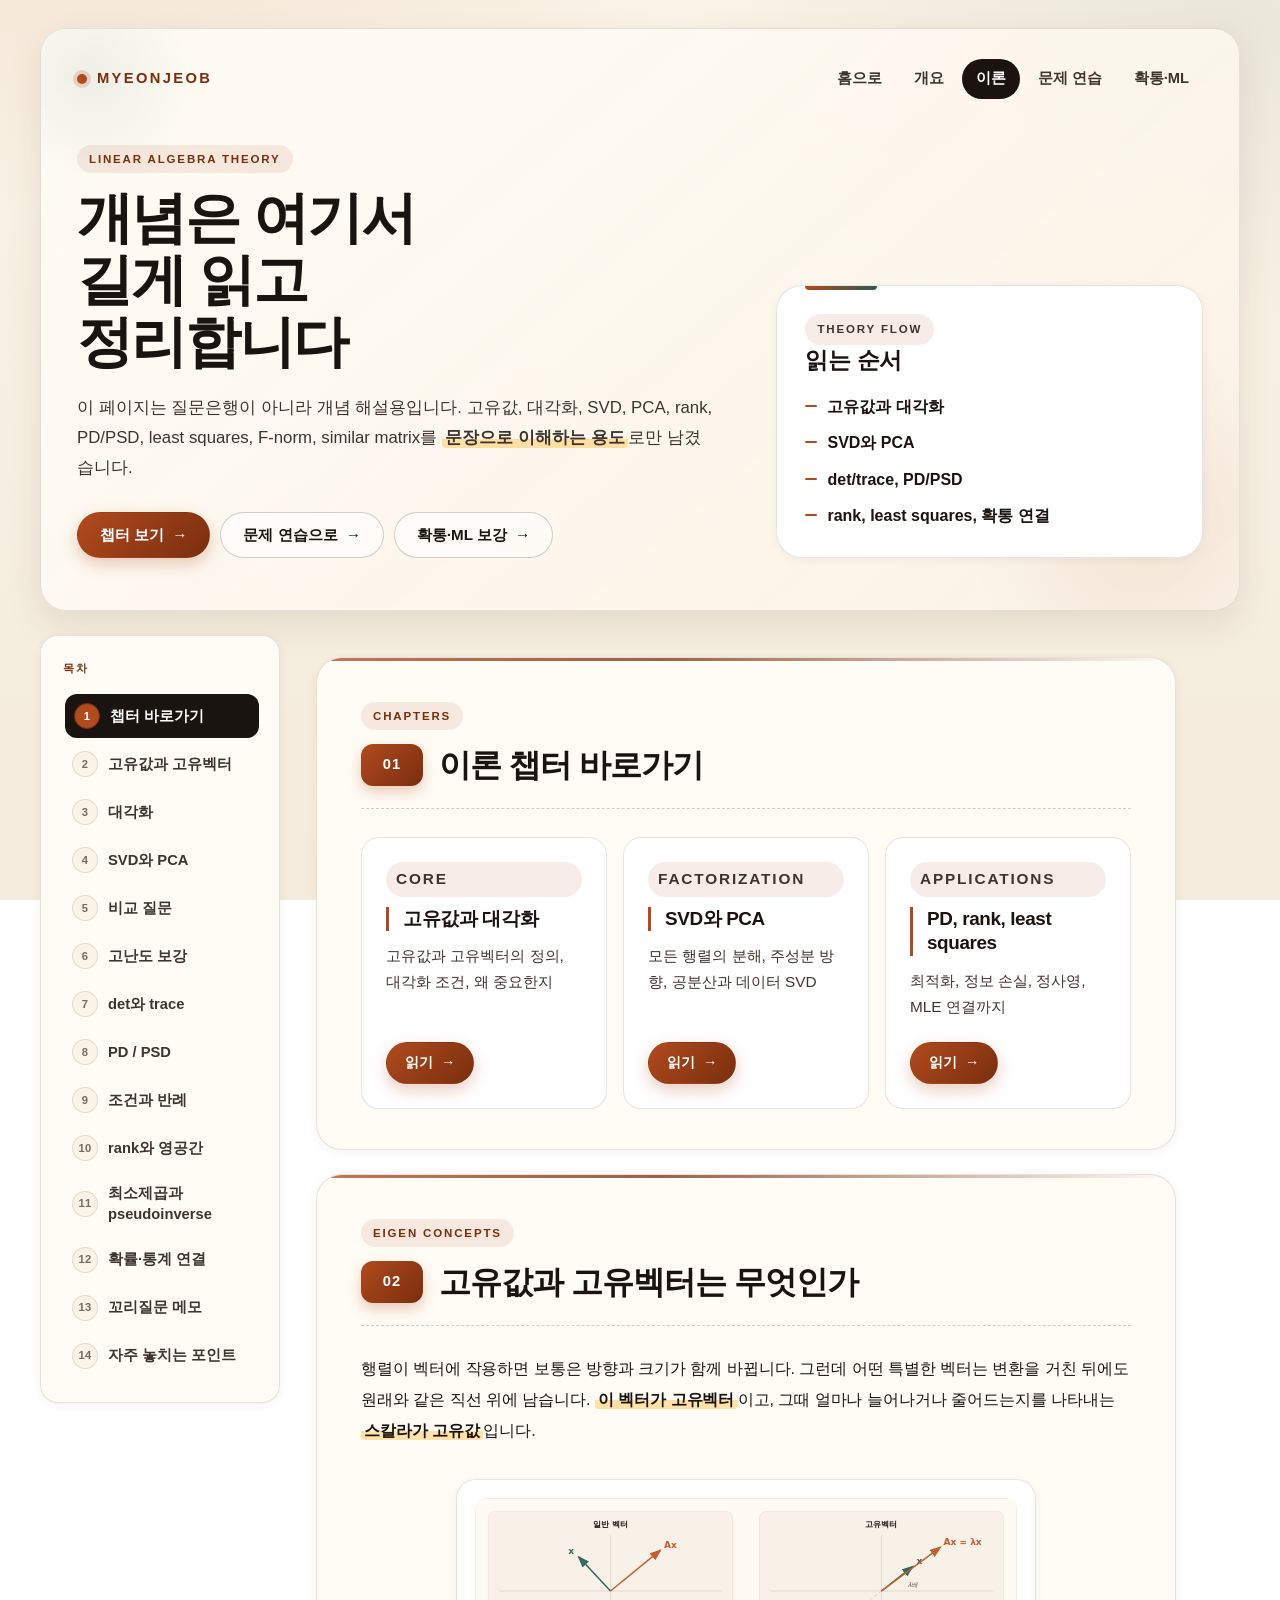
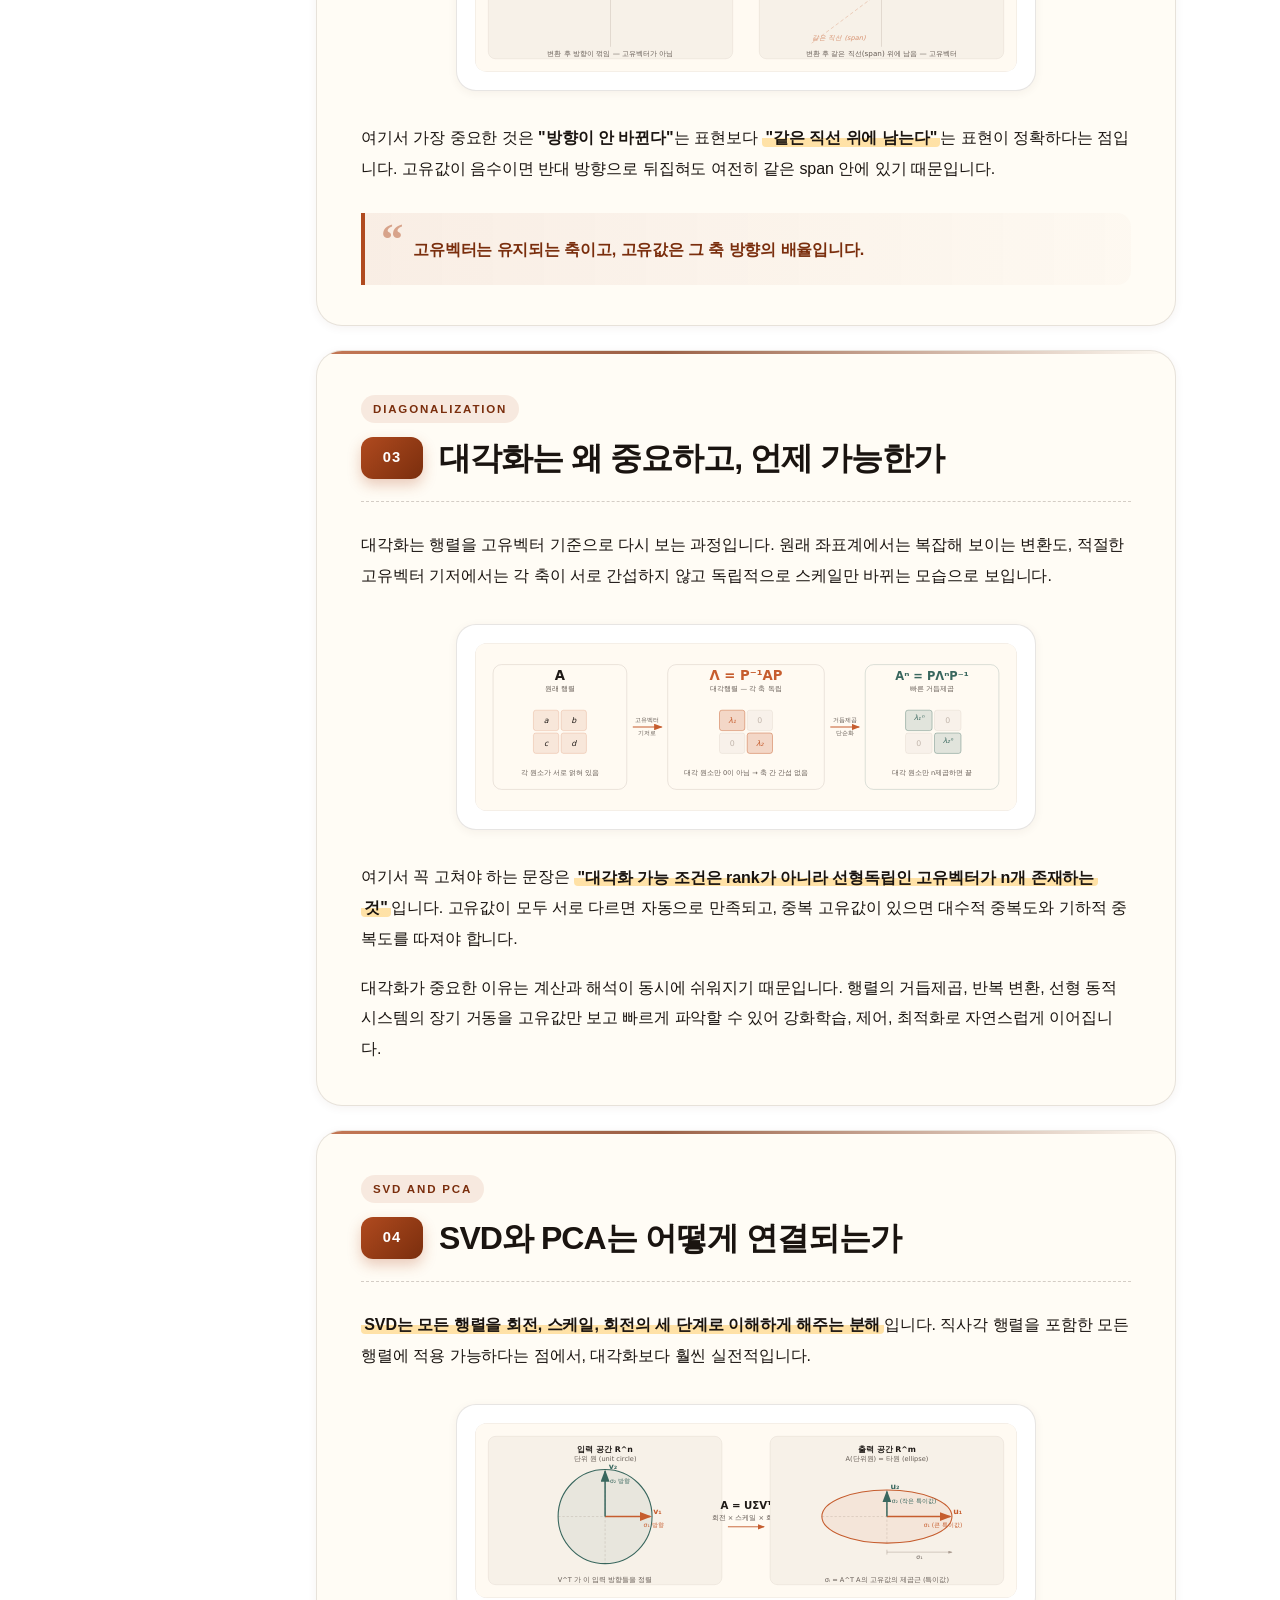
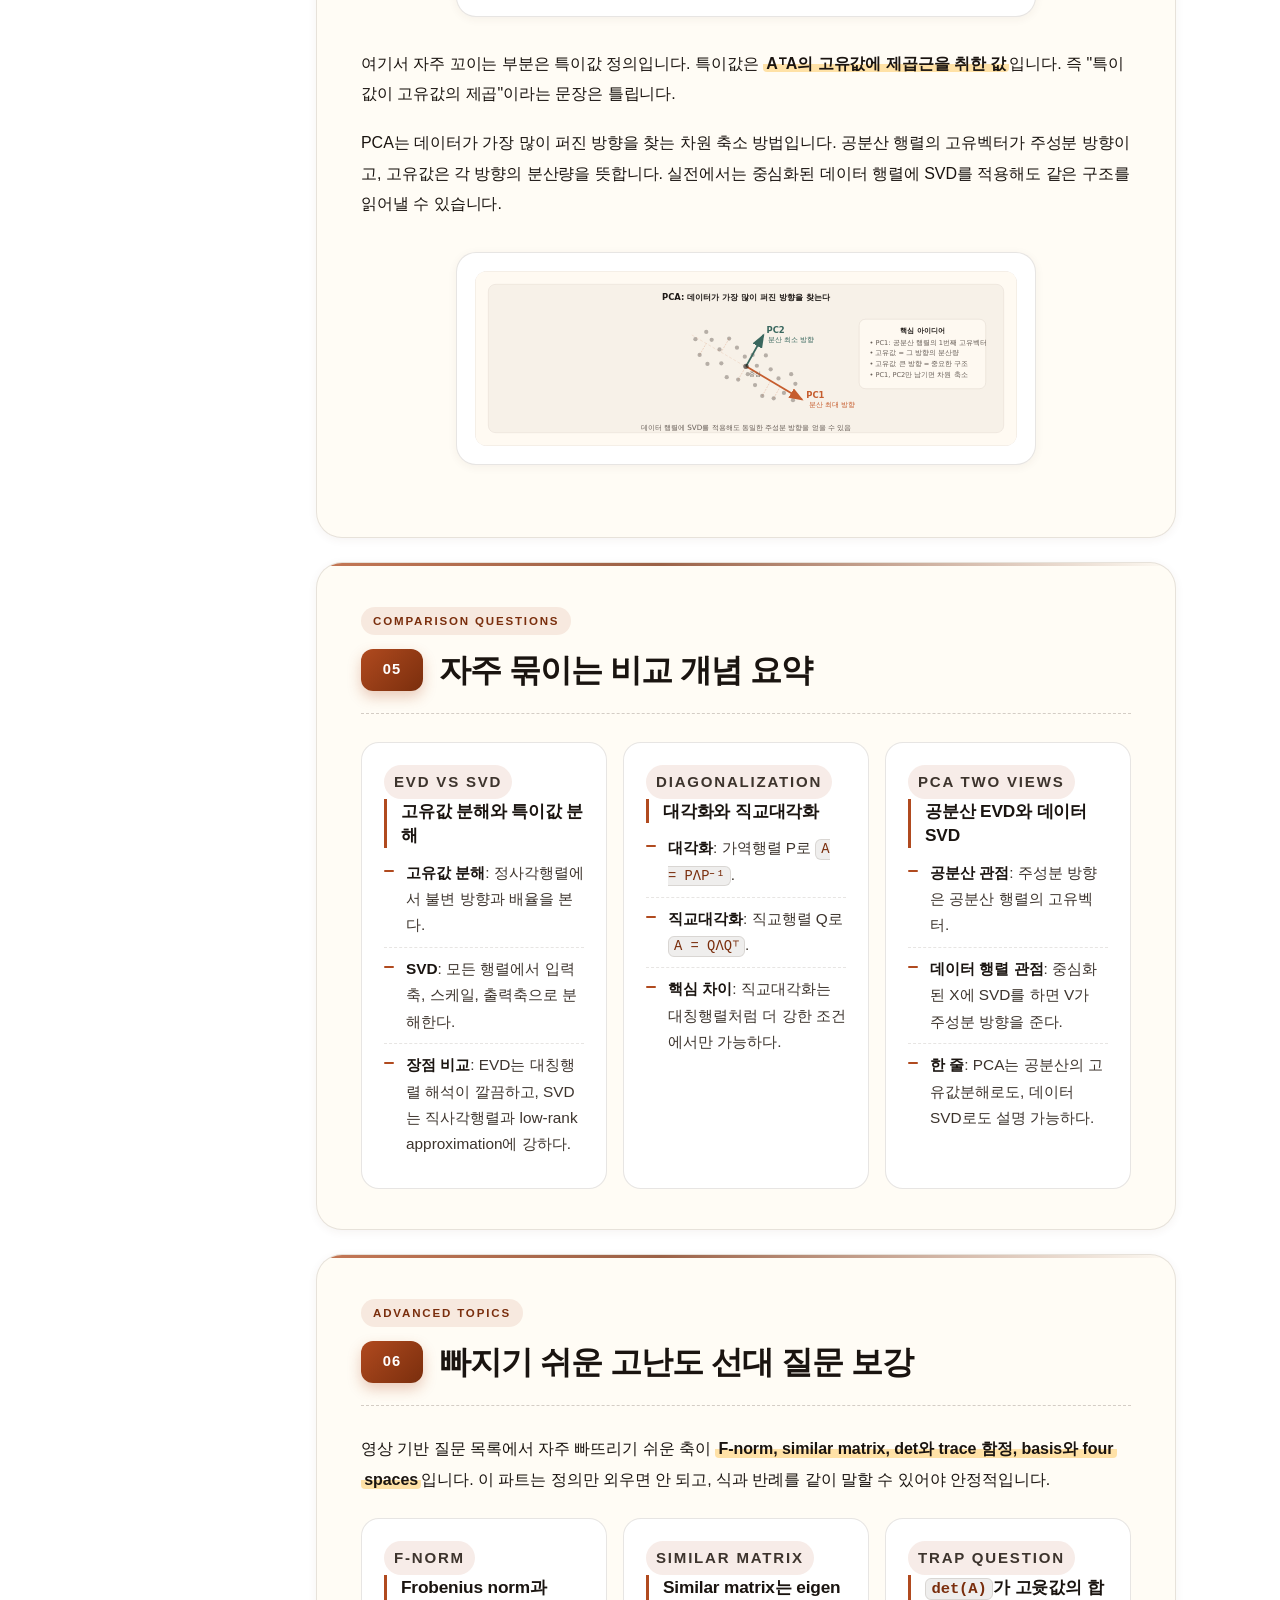
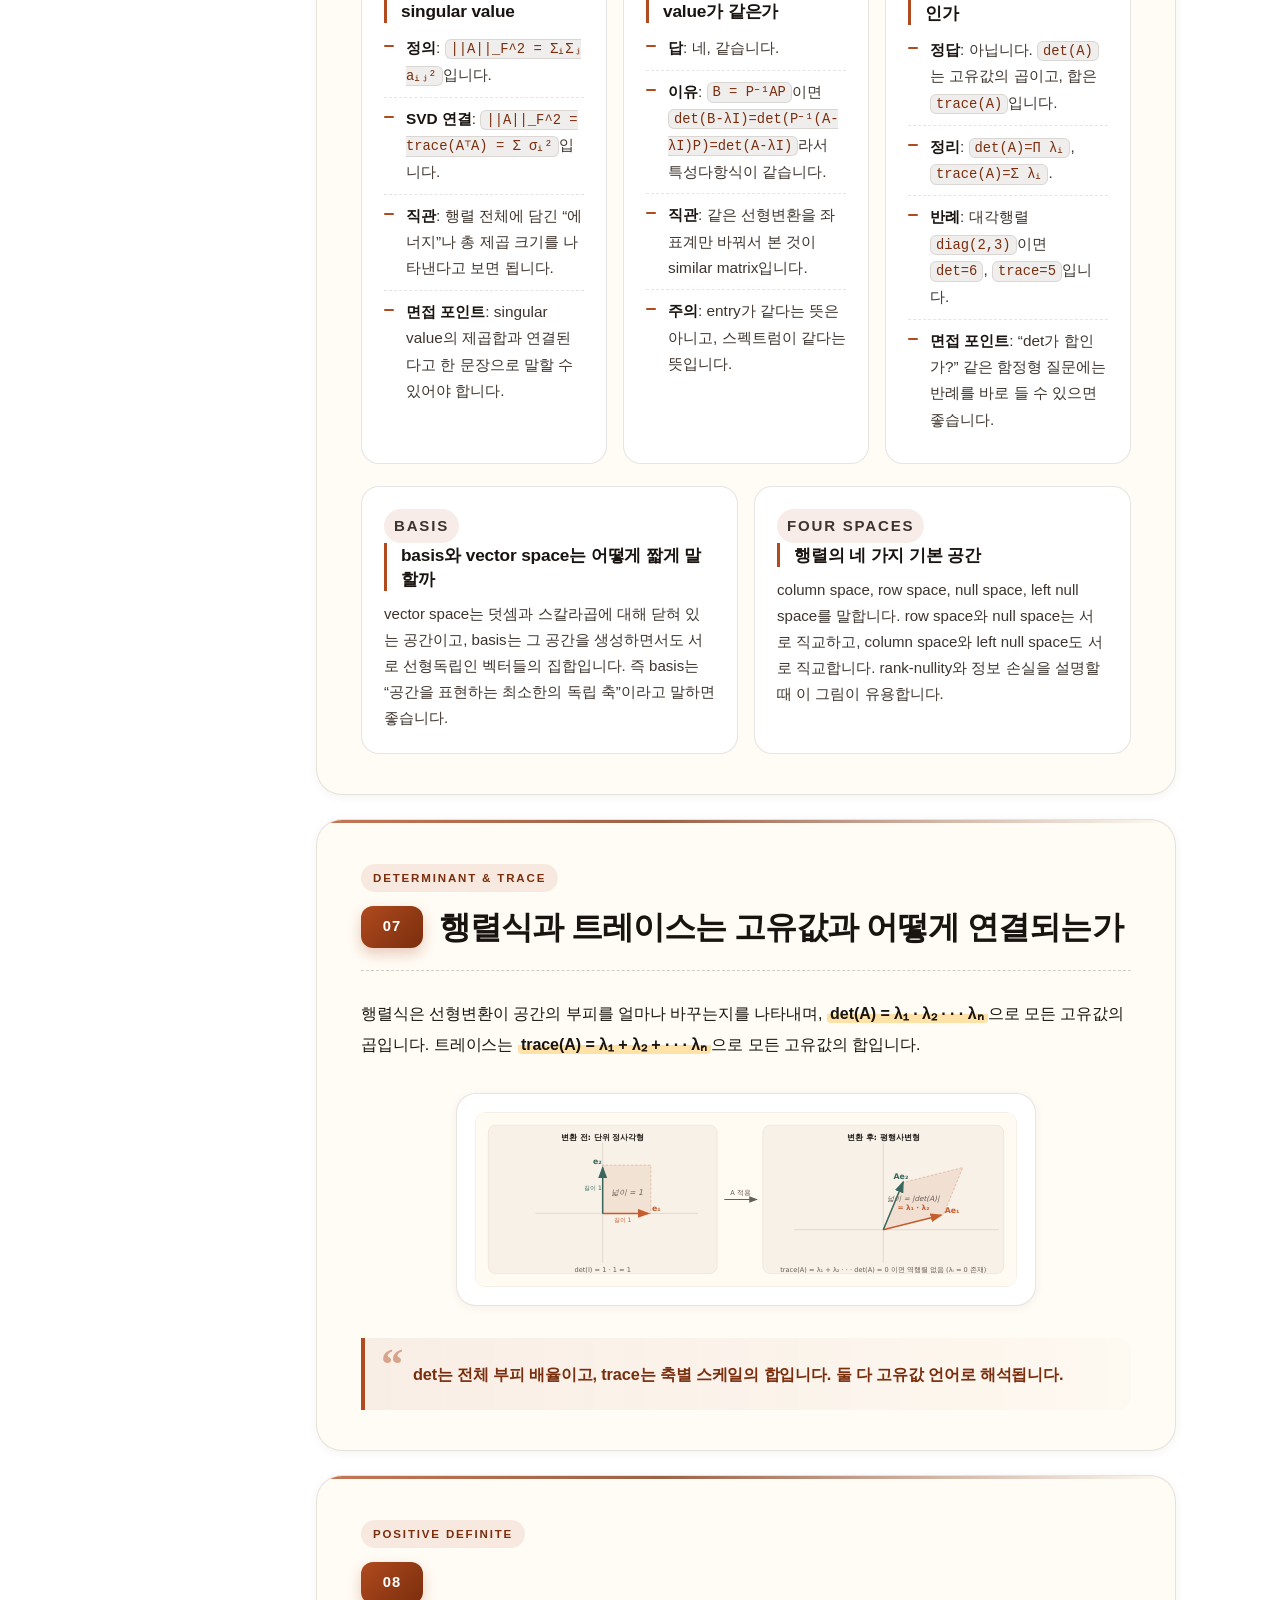
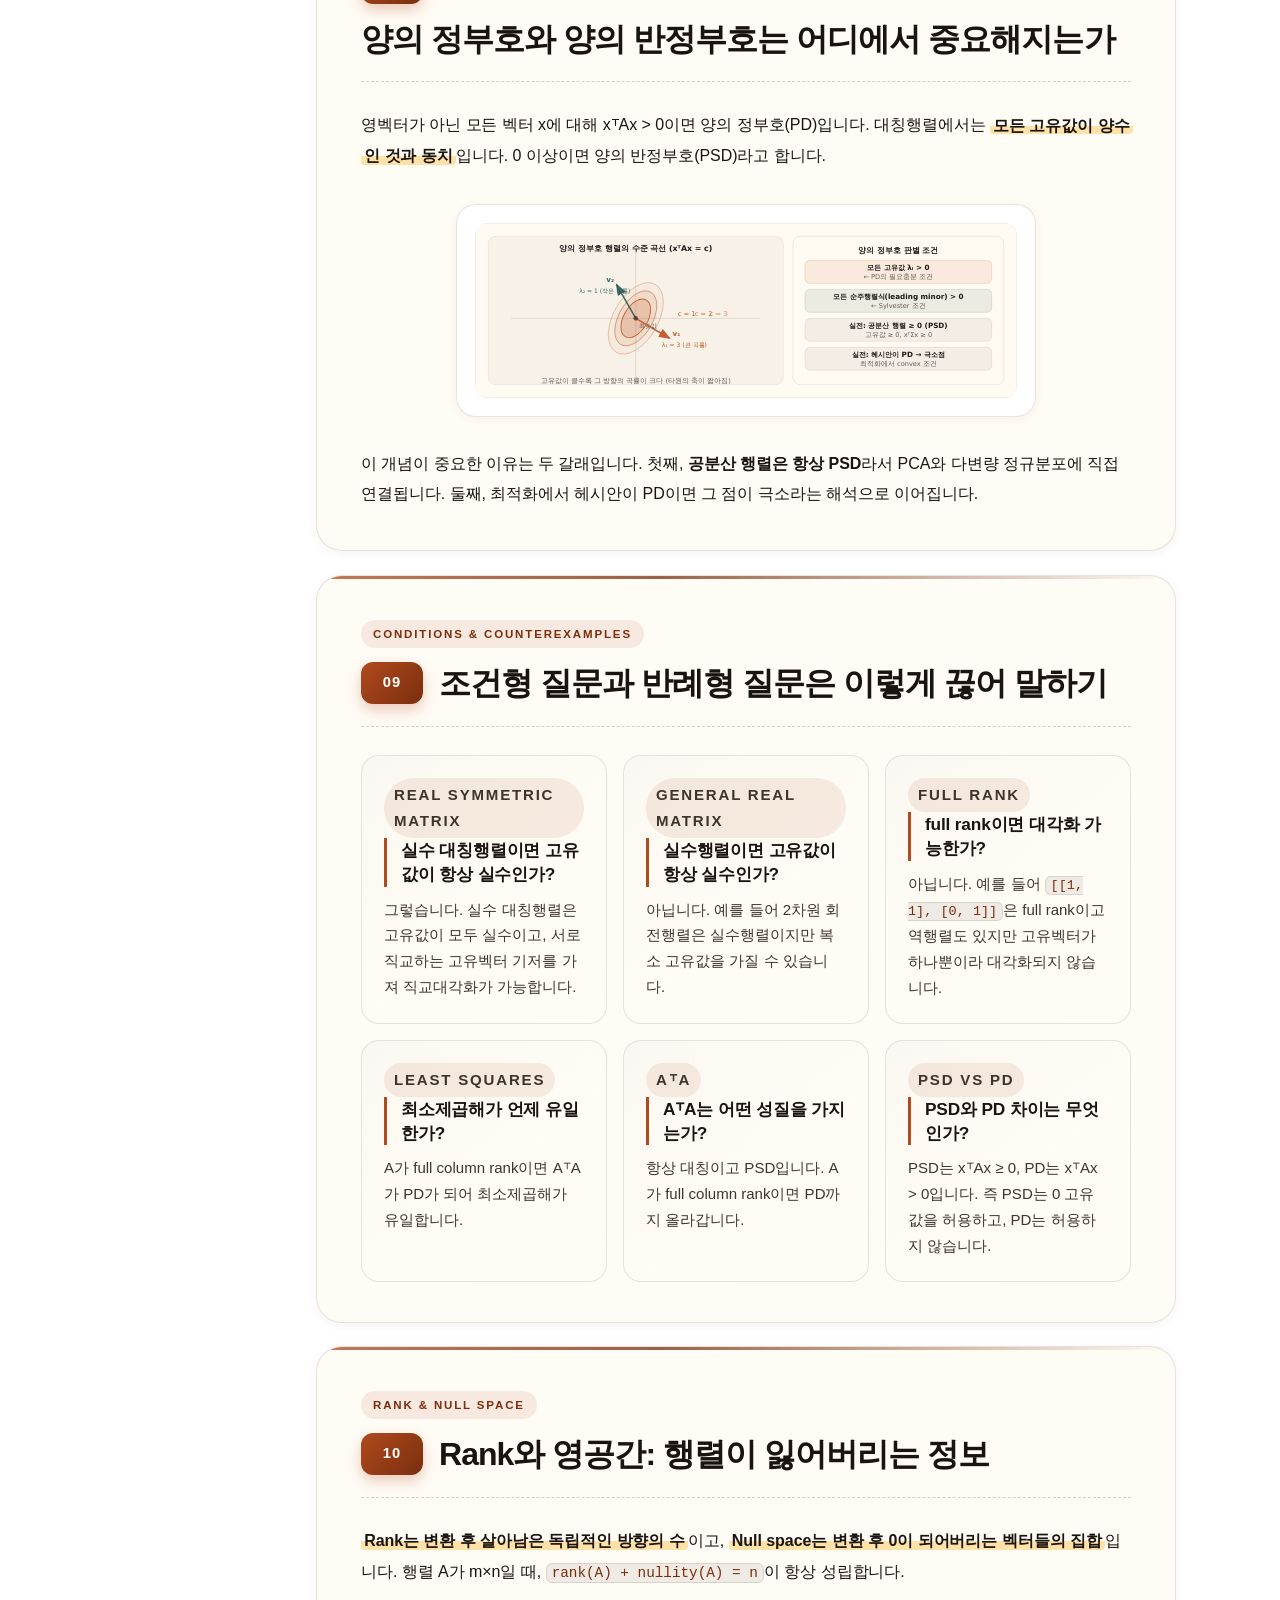
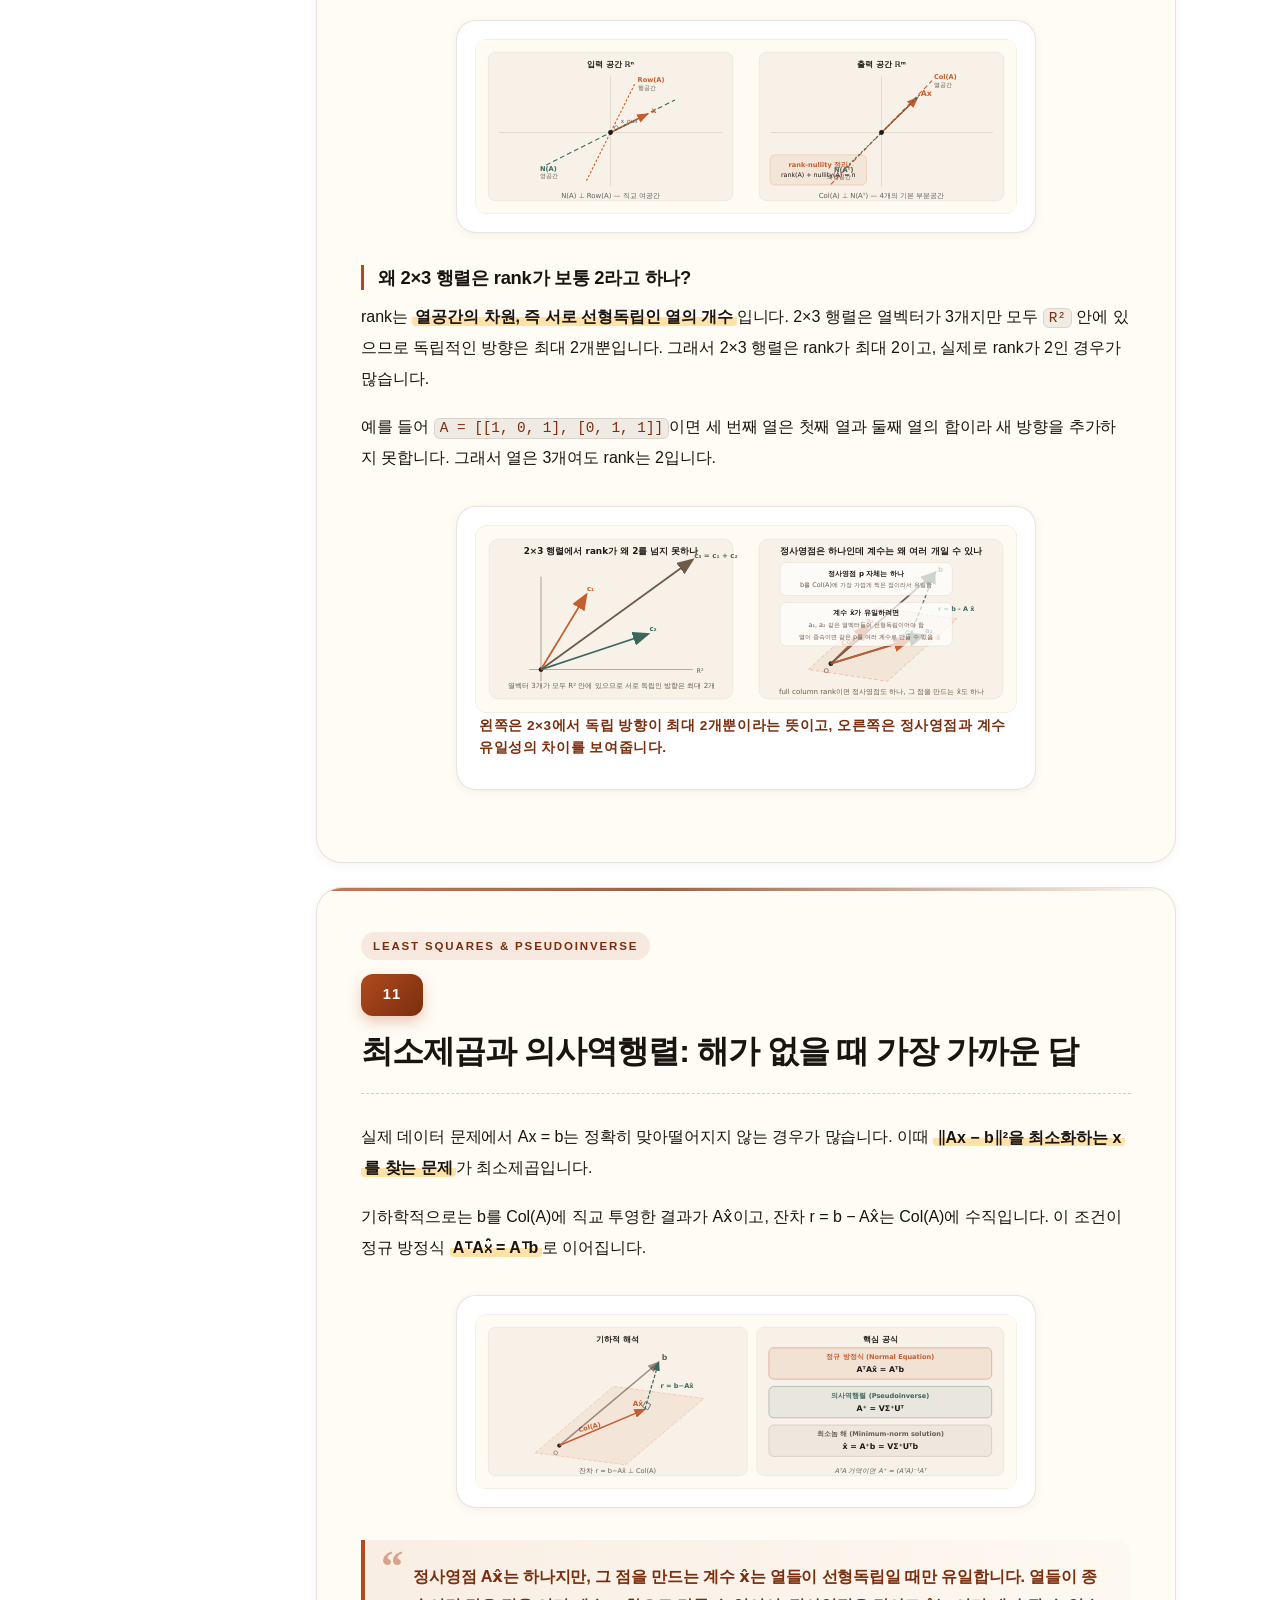
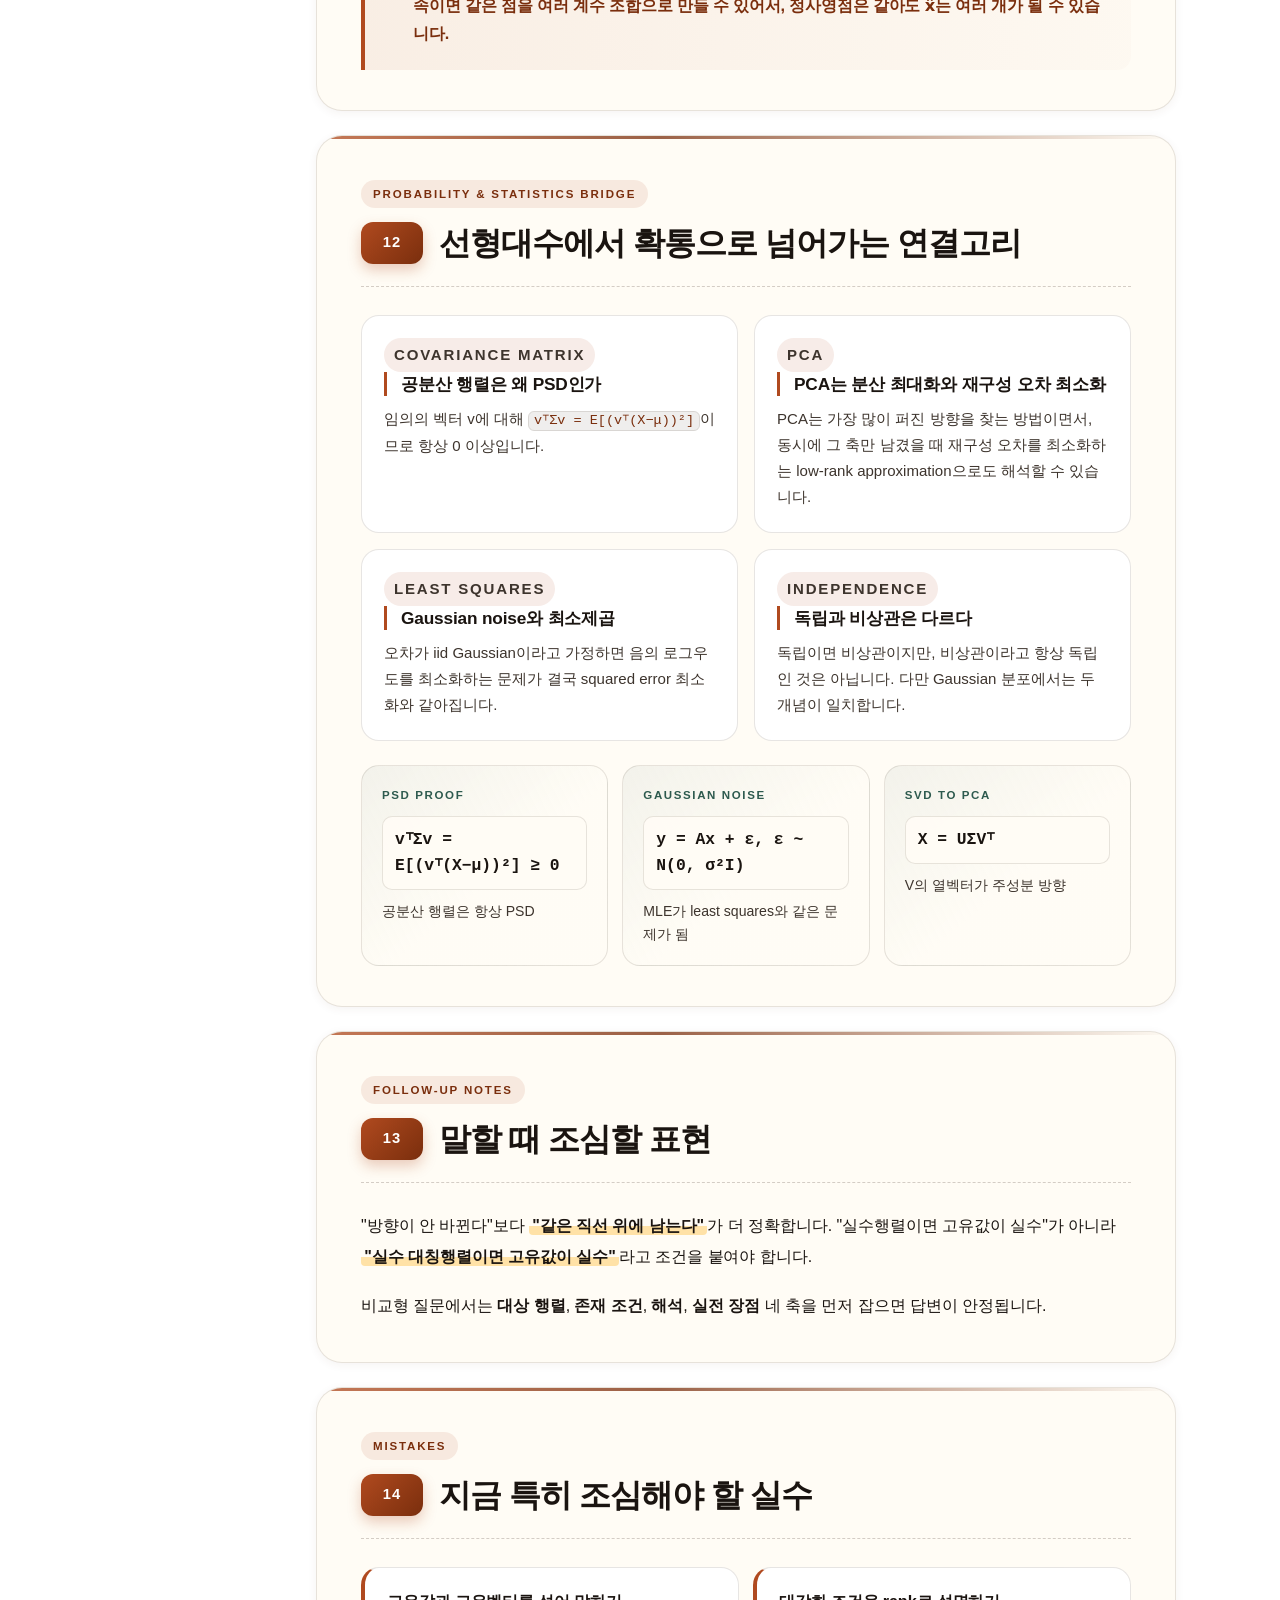
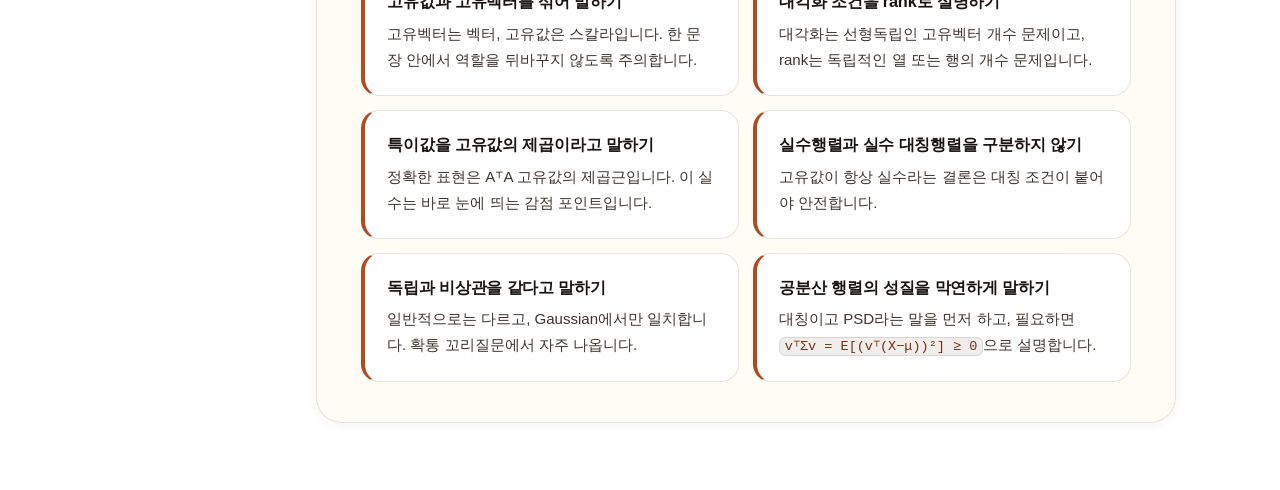
<file: linear-algebra-theory.html>
<!DOCTYPE html>
<html lang="ko">
<head>
  <meta charset="UTF-8">
  <meta name="viewport" content="width=device-width, initial-scale=1.0">
  <title>서울대 AI 선형대수 이론 | myeonjeob</title>
  <meta
    name="description"
    content="서울대 AI 대학원 선형대수 구술면접 대비 이론 해설 페이지"
  >
  <link rel="preconnect" href="https://fonts.googleapis.com">
  <link rel="preconnect" href="https://fonts.gstatic.com" crossorigin>
  <link
    href="https://fonts.googleapis.com/css2?family=Song+Myung&family=SUIT:wght@400;500;600;700;800&display=swap"
    rel="stylesheet"
  >
  <link rel="stylesheet" href="styles.css">
</head>
<body class="oral-exam-page">
  <div class="reading-progress" id="reading-progress"></div>
  <div class="page-shell">
    <header class="hero subject-hero">
      <nav class="topbar">
        <div class="brand">myeonjeob</div>
        <div class="topbar-links">
          <a href="index.html">홈으로</a>
          <a href="linear-algebra.html">개요</a>
          <a class="is-current" href="linear-algebra-theory.html">이론</a>
          <a href="linear-algebra-drill.html">문제 연습</a>
          <a href="probability-ml.html">확통·ML</a>
        </div>
      </nav>

      <div class="hero-content">
        <div class="hero-copy">
          <p class="eyebrow">Linear Algebra Theory</p>
          <h1>개념은 여기서<br>길게 읽고<br>정리합니다</h1>
          <p class="hero-text">
            이 페이지는 질문은행이 아니라 개념 해설용입니다.
            고유값, 대각화, SVD, PCA, rank, PD/PSD, least squares, F-norm, similar matrix를
            <span class="text-highlight">문장으로 이해하는 용도</span>로만 남겼습니다.
          </p>
          <div class="hero-actions">
            <a class="button primary" href="#chapters">챕터 보기</a>
            <a class="button ghost" href="linear-algebra-drill.html">문제 연습으로</a>
            <a class="button ghost" href="probability-ml.html">확통·ML 보강</a>
          </div>
        </div>

        <section class="hero-card focus-card">
          <p class="card-label">Theory Flow</p>
          <h2>읽는 순서</h2>
          <ul class="mini-points">
            <li>고유값과 대각화</li>
            <li>SVD와 PCA</li>
            <li>det/trace, PD/PSD</li>
            <li>rank, least squares, 확통 연결</li>
          </ul>
        </section>
      </div>
    </header>

    <div class="article-layout">
      <aside class="article-toc">
        <p class="toc-label">목차</p>
        <ol class="toc-list">
          <li><a href="#chapters">챕터 바로가기</a></li>
          <li><a href="#eigen">고유값과 고유벡터</a></li>
          <li><a href="#diagonalization">대각화</a></li>
          <li><a href="#svd-pca">SVD와 PCA</a></li>
          <li><a href="#compare">비교 질문</a></li>
          <li><a href="#advanced-topics">고난도 보강</a></li>
          <li><a href="#det-trace">det와 trace</a></li>
          <li><a href="#positive-definite">PD / PSD</a></li>
          <li><a href="#conditions">조건과 반례</a></li>
          <li><a href="#rank-nullspace">rank와 영공간</a></li>
          <li><a href="#least-squares">최소제곱과 pseudoinverse</a></li>
          <li><a href="#stats-bridge">확률·통계 연결</a></li>
          <li><a href="#follow-up-notes">꼬리질문 메모</a></li>
          <li><a href="#mistakes">자주 놓치는 포인트</a></li>
        </ol>
      </aside>

    <main class="article-main">
      <section class="essay-section" id="chapters">
        <div class="essay-intro">
          <p class="section-kicker">Chapters</p>
          <h2>이론 챕터 바로가기</h2>
        </div>
        <div class="path-grid">
          <article class="path-card">
            <p class="concept-tag">Core</p>
            <h3>고유값과 대각화</h3>
            <p>고유값과 고유벡터의 정의, 대각화 조건, 왜 중요한지</p>
            <div class="path-actions">
              <a class="button primary" href="#eigen">읽기</a>
            </div>
          </article>
          <article class="path-card">
            <p class="concept-tag">Factorization</p>
            <h3>SVD와 PCA</h3>
            <p>모든 행렬의 분해, 주성분 방향, 공분산과 데이터 SVD</p>
            <div class="path-actions">
              <a class="button primary" href="#svd-pca">읽기</a>
            </div>
          </article>
          <article class="path-card">
            <p class="concept-tag">Applications</p>
            <h3>PD, rank, least squares</h3>
            <p>최적화, 정보 손실, 정사영, MLE 연결까지</p>
            <div class="path-actions">
              <a class="button primary" href="#positive-definite">읽기</a>
            </div>
          </article>
        </div>
      </section>

      <section class="essay-section" id="eigen">
        <div class="essay-intro">
          <p class="section-kicker">Eigen Concepts</p>
          <h2>고유값과 고유벡터는 무엇인가</h2>
        </div>
        <p>
          행렬이 벡터에 작용하면 보통은 방향과 크기가 함께 바뀝니다. 그런데 어떤 특별한 벡터는 변환을 거친 뒤에도
          원래와 같은 직선 위에 남습니다. <span class="text-highlight"><strong>이 벡터가 고유벡터</strong></span>이고,
          그때 얼마나 늘어나거나 줄어드는지를 나타내는 <span class="text-highlight"><strong>스칼라가 고유값</strong></span>입니다.
        </p>
        <figure class="concept-figure">
          <img class="diagram-image" src="assets/diagrams/eigenvectors.svg" alt="일반 벡터는 방향이 바뀌지만 고유벡터는 같은 직선 위에 남는다는 도식">
        </figure>
        <p>
          여기서 가장 중요한 것은 <strong>"방향이 안 바뀐다"</strong>는 표현보다
          <span class="text-highlight"><strong>"같은 직선 위에 남는다"</strong></span>는 표현이 정확하다는 점입니다.
          고유값이 음수이면 반대 방향으로 뒤집혀도 여전히 같은 span 안에 있기 때문입니다.
        </p>
        <blockquote class="study-quote">
          고유벡터는 유지되는 축이고, 고유값은 그 축 방향의 배율입니다.
        </blockquote>
      </section>

      <section class="essay-section" id="diagonalization">
        <div class="essay-intro">
          <p class="section-kicker">Diagonalization</p>
          <h2>대각화는 왜 중요하고, 언제 가능한가</h2>
        </div>
        <p>
          대각화는 행렬을 고유벡터 기준으로 다시 보는 과정입니다. 원래 좌표계에서는 복잡해 보이는 변환도,
          적절한 고유벡터 기저에서는 각 축이 서로 간섭하지 않고 독립적으로 스케일만 바뀌는 모습으로 보입니다.
        </p>
        <figure class="concept-figure">
          <img class="diagram-image" src="assets/diagrams/diagonalization.svg" alt="행렬 A가 고유벡터 기저에서 대각행렬로 바뀌는 대각화 흐름">
        </figure>
        <p>
          여기서 꼭 고쳐야 하는 문장은
          <span class="text-highlight"><strong>"대각화 가능 조건은 rank가 아니라 선형독립인 고유벡터가 n개 존재하는 것"</strong></span>입니다.
          고유값이 모두 서로 다르면 자동으로 만족되고, 중복 고유값이 있으면 대수적 중복도와 기하적 중복도를 따져야 합니다.
        </p>
        <p>
          대각화가 중요한 이유는 계산과 해석이 동시에 쉬워지기 때문입니다. 행렬의 거듭제곱, 반복 변환, 선형 동적 시스템의 장기 거동을
          고유값만 보고 빠르게 파악할 수 있어 강화학습, 제어, 최적화로 자연스럽게 이어집니다.
        </p>
      </section>

      <section class="essay-section" id="svd-pca">
        <div class="essay-intro">
          <p class="section-kicker">SVD And PCA</p>
          <h2>SVD와 PCA는 어떻게 연결되는가</h2>
        </div>
        <p>
          <span class="text-highlight"><strong>SVD는 모든 행렬을 회전, 스케일, 회전의 세 단계로 이해하게 해주는 분해</strong></span>입니다.
          직사각 행렬을 포함한 모든 행렬에 적용 가능하다는 점에서, 대각화보다 훨씬 실전적입니다.
        </p>
        <figure class="concept-figure">
          <img class="diagram-image" src="assets/diagrams/svd.svg" alt="SVD의 기하학적 해석: 회전, 축별 스케일, 회전">
        </figure>
        <p>
          여기서 자주 꼬이는 부분은 특이값 정의입니다. 특이값은 <span class="text-highlight"><strong>AᵀA의 고유값에 제곱근을 취한 값</strong></span>입니다.
          즉 "특이값이 고유값의 제곱"이라는 문장은 틀립니다.
        </p>
        <p>
          PCA는 데이터가 가장 많이 퍼진 방향을 찾는 차원 축소 방법입니다. 공분산 행렬의 고유벡터가 주성분 방향이고,
          고유값은 각 방향의 분산량을 뜻합니다. 실전에서는 중심화된 데이터 행렬에 SVD를 적용해도 같은 구조를 읽어낼 수 있습니다.
        </p>
        <figure class="concept-figure">
          <img class="diagram-image" src="assets/diagrams/pca.svg" alt="PCA에서 데이터 분산이 가장 큰 방향을 주성분으로 잡는 도식">
        </figure>
      </section>

      <section class="essay-section" id="compare">
        <div class="essay-intro">
          <p class="section-kicker">Comparison Questions</p>
          <h2>자주 묶이는 비교 개념 요약</h2>
        </div>
        <div class="compare-grid">
          <article class="compare-card">
            <p class="concept-tag">EVD vs SVD</p>
            <h3>고유값 분해와 특이값 분해</h3>
            <ul class="detail-list">
              <li><strong>고유값 분해</strong>: 정사각행렬에서 불변 방향과 배율을 본다.</li>
              <li><strong>SVD</strong>: 모든 행렬에서 입력축, 스케일, 출력축으로 분해한다.</li>
              <li><strong>장점 비교</strong>: EVD는 대칭행렬 해석이 깔끔하고, SVD는 직사각행렬과 low-rank approximation에 강하다.</li>
            </ul>
          </article>
          <article class="compare-card">
            <p class="concept-tag">Diagonalization</p>
            <h3>대각화와 직교대각화</h3>
            <ul class="detail-list">
              <li><strong>대각화</strong>: 가역행렬 P로 <code>A = PΛP⁻¹</code>.</li>
              <li><strong>직교대각화</strong>: 직교행렬 Q로 <code>A = QΛQᵀ</code>.</li>
              <li><strong>핵심 차이</strong>: 직교대각화는 대칭행렬처럼 더 강한 조건에서만 가능하다.</li>
            </ul>
          </article>
          <article class="compare-card">
            <p class="concept-tag">PCA Two Views</p>
            <h3>공분산 EVD와 데이터 SVD</h3>
            <ul class="detail-list">
              <li><strong>공분산 관점</strong>: 주성분 방향은 공분산 행렬의 고유벡터.</li>
              <li><strong>데이터 행렬 관점</strong>: 중심화된 X에 SVD를 하면 V가 주성분 방향을 준다.</li>
              <li><strong>한 줄</strong>: PCA는 공분산의 고유값분해로도, 데이터 SVD로도 설명 가능하다.</li>
            </ul>
          </article>
        </div>
      </section>

      <section class="essay-section" id="advanced-topics">
        <div class="essay-intro">
          <p class="section-kicker">Advanced Topics</p>
          <h2>빠지기 쉬운 고난도 선대 질문 보강</h2>
        </div>
        <p>
          영상 기반 질문 목록에서 자주 빠뜨리기 쉬운 축이 <span class="text-highlight"><strong>F-norm, similar matrix, det와 trace 함정, basis와 four spaces</strong></span>입니다.
          이 파트는 정의만 외우면 안 되고, 식과 반례를 같이 말할 수 있어야 안정적입니다.
        </p>
        <div class="compare-grid">
          <article class="compare-card">
            <p class="concept-tag">F-norm</p>
            <h3>Frobenius norm과 singular value</h3>
            <ul class="detail-list">
              <li><strong>정의</strong>: <code>||A||_F^2 = ΣᵢΣⱼ aᵢⱼ²</code>입니다.</li>
              <li><strong>SVD 연결</strong>: <code>||A||_F^2 = trace(AᵀA) = Σ σᵢ²</code>입니다.</li>
              <li><strong>직관</strong>: 행렬 전체에 담긴 “에너지”나 총 제곱 크기를 나타낸다고 보면 됩니다.</li>
              <li><strong>면접 포인트</strong>: singular value의 제곱합과 연결된다고 한 문장으로 말할 수 있어야 합니다.</li>
            </ul>
          </article>
          <article class="compare-card">
            <p class="concept-tag">Similar Matrix</p>
            <h3>Similar matrix는 eigen value가 같은가</h3>
            <ul class="detail-list">
              <li><strong>답</strong>: 네, 같습니다.</li>
              <li><strong>이유</strong>: <code>B = P⁻¹AP</code>이면 <code>det(B-λI)=det(P⁻¹(A-λI)P)=det(A-λI)</code>라서 특성다항식이 같습니다.</li>
              <li><strong>직관</strong>: 같은 선형변환을 좌표계만 바꿔서 본 것이 similar matrix입니다.</li>
              <li><strong>주의</strong>: entry가 같다는 뜻은 아니고, 스펙트럼이 같다는 뜻입니다.</li>
            </ul>
          </article>
          <article class="compare-card">
            <p class="concept-tag">Trap Question</p>
            <h3><code>det(A)</code>가 고윳값의 합인가</h3>
            <ul class="detail-list">
              <li><strong>정답</strong>: 아닙니다. <code>det(A)</code>는 고유값의 곱이고, 합은 <code>trace(A)</code>입니다.</li>
              <li><strong>정리</strong>: <code>det(A)=Π λᵢ</code>, <code>trace(A)=Σ λᵢ</code>.</li>
              <li><strong>반례</strong>: 대각행렬 <code>diag(2,3)</code>이면 <code>det=6</code>, <code>trace=5</code>입니다.</li>
              <li><strong>면접 포인트</strong>: “det가 합인가?” 같은 함정형 질문에는 반례를 바로 들 수 있으면 좋습니다.</li>
            </ul>
          </article>
        </div>
        <div class="bridge-grid">
          <article class="bridge-card">
            <p class="concept-tag">Basis</p>
            <h3>basis와 vector space는 어떻게 짧게 말할까</h3>
            <p>vector space는 덧셈과 스칼라곱에 대해 닫혀 있는 공간이고, basis는 그 공간을 생성하면서도 서로 선형독립인 벡터들의 집합입니다. 즉 basis는 “공간을 표현하는 최소한의 독립 축”이라고 말하면 좋습니다.</p>
          </article>
          <article class="bridge-card">
            <p class="concept-tag">Four Spaces</p>
            <h3>행렬의 네 가지 기본 공간</h3>
            <p>column space, row space, null space, left null space를 말합니다. row space와 null space는 서로 직교하고, column space와 left null space도 서로 직교합니다. rank-nullity와 정보 손실을 설명할 때 이 그림이 유용합니다.</p>
          </article>
        </div>
      </section>

      <section class="essay-section" id="det-trace">
        <div class="essay-intro">
          <p class="section-kicker">Determinant &amp; Trace</p>
          <h2>행렬식과 트레이스는 고유값과 어떻게 연결되는가</h2>
        </div>
        <p>
          행렬식은 선형변환이 공간의 부피를 얼마나 바꾸는지를 나타내며,
          <span class="text-highlight"><strong>det(A) = λ₁ · λ₂ · · · λₙ</strong></span>으로 모든 고유값의 곱입니다.
          트레이스는 <span class="text-highlight"><strong>trace(A) = λ₁ + λ₂ + · · · λₙ</strong></span>으로 모든 고유값의 합입니다.
        </p>
        <figure class="concept-figure">
          <img class="diagram-image" src="assets/diagrams/det-trace.svg" alt="행렬식과 트레이스가 고유값의 곱과 합으로 연결되는 그림">
        </figure>
        <blockquote class="study-quote">
          det는 전체 부피 배율이고, trace는 축별 스케일의 합입니다. 둘 다 고유값 언어로 해석됩니다.
        </blockquote>
      </section>

      <section class="essay-section" id="positive-definite">
        <div class="essay-intro">
          <p class="section-kicker">Positive Definite</p>
          <h2>양의 정부호와 양의 반정부호는 어디에서 중요해지는가</h2>
        </div>
        <p>
          영벡터가 아닌 모든 벡터 x에 대해 xᵀAx &gt; 0이면 양의 정부호(PD)입니다.
          대칭행렬에서는 <span class="text-highlight"><strong>모든 고유값이 양수인 것과 동치</strong></span>입니다.
          0 이상이면 양의 반정부호(PSD)라고 합니다.
        </p>
        <figure class="concept-figure">
          <img class="diagram-image" src="assets/diagrams/positive-definite.svg" alt="양의 정부호 이차형식의 수준곡선이 타원으로 나타나는 그림">
        </figure>
        <p>
          이 개념이 중요한 이유는 두 갈래입니다. 첫째, <strong>공분산 행렬은 항상 PSD</strong>라서 PCA와 다변량 정규분포에 직접 연결됩니다.
          둘째, 최적화에서 헤시안이 PD이면 그 점이 극소라는 해석으로 이어집니다.
        </p>
      </section>

      <section class="essay-section" id="conditions">
        <div class="essay-intro">
          <p class="section-kicker">Conditions &amp; Counterexamples</p>
          <h2>조건형 질문과 반례형 질문은 이렇게 끊어 말하기</h2>
        </div>
        <div class="condition-grid">
          <article class="condition-card">
            <p class="concept-tag">Real Symmetric Matrix</p>
            <h3>실수 대칭행렬이면 고유값이 항상 실수인가?</h3>
            <p>그렇습니다. 실수 대칭행렬은 고유값이 모두 실수이고, 서로 직교하는 고유벡터 기저를 가져 직교대각화가 가능합니다.</p>
          </article>
          <article class="condition-card">
            <p class="concept-tag">General Real Matrix</p>
            <h3>실수행렬이면 고유값이 항상 실수인가?</h3>
            <p>아닙니다. 예를 들어 2차원 회전행렬은 실수행렬이지만 복소 고유값을 가질 수 있습니다.</p>
          </article>
          <article class="condition-card">
            <p class="concept-tag">Full Rank</p>
            <h3>full rank이면 대각화 가능한가?</h3>
            <p>아닙니다. 예를 들어 <code>[[1, 1], [0, 1]]</code>은 full rank이고 역행렬도 있지만 고유벡터가 하나뿐이라 대각화되지 않습니다.</p>
          </article>
          <article class="condition-card">
            <p class="concept-tag">Least Squares</p>
            <h3>최소제곱해가 언제 유일한가?</h3>
            <p>A가 full column rank이면 AᵀA가 PD가 되어 최소제곱해가 유일합니다.</p>
          </article>
          <article class="condition-card">
            <p class="concept-tag">AᵀA</p>
            <h3>AᵀA는 어떤 성질을 가지는가?</h3>
            <p>항상 대칭이고 PSD입니다. A가 full column rank이면 PD까지 올라갑니다.</p>
          </article>
          <article class="condition-card">
            <p class="concept-tag">PSD vs PD</p>
            <h3>PSD와 PD 차이는 무엇인가?</h3>
            <p>PSD는 xᵀAx ≥ 0, PD는 xᵀAx &gt; 0입니다. 즉 PSD는 0 고유값을 허용하고, PD는 허용하지 않습니다.</p>
          </article>
        </div>
      </section>

      <section class="essay-section" id="rank-nullspace">
        <div class="essay-intro">
          <p class="section-kicker">Rank &amp; Null Space</p>
          <h2>Rank와 영공간: 행렬이 잃어버리는 정보</h2>
        </div>
        <p>
          <span class="text-highlight"><strong>Rank는 변환 후 살아남은 독립적인 방향의 수</strong></span>이고,
          <span class="text-highlight"><strong>Null space는 변환 후 0이 되어버리는 벡터들의 집합</strong></span>입니다.
          행렬 A가 m×n일 때, <code>rank(A) + nullity(A) = n</code>이 항상 성립합니다.
        </p>
        <figure class="concept-figure">
          <img class="diagram-image" src="assets/diagrams/rank-nullspace.svg" alt="Row space와 null space, column space와 left null space가 직교하는 4개 기본 부분공간 도식">
        </figure>
        <h3>왜 2×3 행렬은 rank가 보통 2라고 하나?</h3>
        <p>
          rank는 <span class="text-highlight"><strong>열공간의 차원, 즉 서로 선형독립인 열의 개수</strong></span>입니다.
          2×3 행렬은 열벡터가 3개지만 모두 <code>R²</code> 안에 있으므로 독립적인 방향은 최대 2개뿐입니다.
          그래서 2×3 행렬은 rank가 최대 2이고, 실제로 rank가 2인 경우가 많습니다.
        </p>
        <p>
          예를 들어 <code>A = [[1, 0, 1], [0, 1, 1]]</code>이면 세 번째 열은 첫째 열과 둘째 열의 합이라
          새 방향을 추가하지 못합니다. 그래서 열은 3개여도 rank는 2입니다.
        </p>
        <figure class="concept-figure">
          <img class="diagram-image" src="assets/diagrams/rank-projection.svg" alt="2x3 행렬에서 rank가 2를 넘지 못하는 이유와 최소제곱의 정사영점이 유일하지만 계수는 열 독립일 때만 유일하다는 그림">
          <figcaption>왼쪽은 2×3에서 독립 방향이 최대 2개뿐이라는 뜻이고, 오른쪽은 정사영점과 계수 유일성의 차이를 보여줍니다.</figcaption>
        </figure>
      </section>

      <section class="essay-section" id="least-squares">
        <div class="essay-intro">
          <p class="section-kicker">Least Squares &amp; Pseudoinverse</p>
          <h2>최소제곱과 의사역행렬: 해가 없을 때 가장 가까운 답</h2>
        </div>
        <p>
          실제 데이터 문제에서 Ax = b는 정확히 맞아떨어지지 않는 경우가 많습니다. 이때
          <span class="text-highlight"><strong>‖Ax − b‖²을 최소화하는 x를 찾는 문제</strong></span>가 최소제곱입니다.
        </p>
        <p>
          기하학적으로는 b를 Col(A)에 직교 투영한 결과가 Ax̂이고, 잔차 r = b − Ax̂는 Col(A)에 수직입니다.
          이 조건이 정규 방정식 <span class="text-highlight"><strong>AᵀAx̂ = Aᵀb</strong></span>로 이어집니다.
        </p>
        <figure class="concept-figure">
          <img class="diagram-image" src="assets/diagrams/least-squares.svg" alt="벡터 b를 열공간 Col(A)에 정사영하여 최소제곱해를 얻는 그림">
        </figure>
        <blockquote class="study-quote">
          <strong>정사영점 Ax̂는 하나지만, 그 점을 만드는 계수 x̂는 열들이 선형독립일 때만 유일합니다.</strong>
          열들이 종속이면 같은 점을 여러 계수 조합으로 만들 수 있어서, 정사영점은 같아도 x̂는 여러 개가 될 수 있습니다.
        </blockquote>
      </section>

      <section class="essay-section" id="stats-bridge">
        <div class="essay-intro">
          <p class="section-kicker">Probability &amp; Statistics Bridge</p>
          <h2>선형대수에서 확통으로 넘어가는 연결고리</h2>
        </div>
        <div class="bridge-grid">
          <article class="bridge-card">
            <p class="concept-tag">Covariance Matrix</p>
            <h3>공분산 행렬은 왜 PSD인가</h3>
            <p>임의의 벡터 v에 대해 <code>vᵀΣv = E[(vᵀ(X−μ))²]</code>이므로 항상 0 이상입니다.</p>
          </article>
          <article class="bridge-card">
            <p class="concept-tag">PCA</p>
            <h3>PCA는 분산 최대화와 재구성 오차 최소화</h3>
            <p>PCA는 가장 많이 퍼진 방향을 찾는 방법이면서, 동시에 그 축만 남겼을 때 재구성 오차를 최소화하는 low-rank approximation으로도 해석할 수 있습니다.</p>
          </article>
          <article class="bridge-card">
            <p class="concept-tag">Least Squares</p>
            <h3>Gaussian noise와 최소제곱</h3>
            <p>오차가 iid Gaussian이라고 가정하면 음의 로그우도를 최소화하는 문제가 결국 squared error 최소화와 같아집니다.</p>
          </article>
          <article class="bridge-card">
            <p class="concept-tag">Independence</p>
            <h3>독립과 비상관은 다르다</h3>
            <p>독립이면 비상관이지만, 비상관이라고 항상 독립인 것은 아닙니다. 다만 Gaussian 분포에서는 두 개념이 일치합니다.</p>
          </article>
        </div>
        <div class="formula-grid">
          <div class="formula-card">
            <div class="fc-label">PSD Proof</div>
            <div class="fc-formula">vᵀΣv = E[(vᵀ(X−μ))²] ≥ 0</div>
            <div class="fc-note">공분산 행렬은 항상 PSD</div>
          </div>
          <div class="formula-card">
            <div class="fc-label">Gaussian Noise</div>
            <div class="fc-formula">y = Ax + ε, ε ~ N(0, σ²I)</div>
            <div class="fc-note">MLE가 least squares와 같은 문제가 됨</div>
          </div>
          <div class="formula-card">
            <div class="fc-label">SVD to PCA</div>
            <div class="fc-formula">X = UΣVᵀ</div>
            <div class="fc-note">V의 열벡터가 주성분 방향</div>
          </div>
        </div>
      </section>

      <section class="essay-section" id="follow-up-notes">
        <div class="essay-intro">
          <p class="section-kicker">Follow-up Notes</p>
          <h2>말할 때 조심할 표현</h2>
        </div>
        <p>
          "방향이 안 바뀐다"보다 <span class="text-highlight"><strong>"같은 직선 위에 남는다"</strong></span>가 더 정확합니다.
          "실수행렬이면 고유값이 실수"가 아니라 <span class="text-highlight"><strong>"실수 대칭행렬이면 고유값이 실수"</strong></span>라고 조건을 붙여야 합니다.
        </p>
        <p>
          비교형 질문에서는 <strong>대상 행렬</strong>, <strong>존재 조건</strong>, <strong>해석</strong>, <strong>실전 장점</strong> 네 축을 먼저 잡으면 답변이 안정됩니다.
        </p>
      </section>

      <section class="essay-section" id="mistakes">
        <div class="essay-intro">
          <p class="section-kicker">Mistakes</p>
          <h2>지금 특히 조심해야 할 실수</h2>
        </div>
        <div class="mistake-list">
          <article class="mistake-card">
            <h3>고유값과 고유벡터를 섞어 말하기</h3>
            <p>고유벡터는 벡터, 고유값은 스칼라입니다. 한 문장 안에서 역할을 뒤바꾸지 않도록 주의합니다.</p>
          </article>
          <article class="mistake-card">
            <h3>대각화 조건을 rank로 설명하기</h3>
            <p>대각화는 선형독립인 고유벡터 개수 문제이고, rank는 독립적인 열 또는 행의 개수 문제입니다.</p>
          </article>
          <article class="mistake-card">
            <h3>특이값을 고유값의 제곱이라고 말하기</h3>
            <p>정확한 표현은 AᵀA 고유값의 제곱근입니다. 이 실수는 바로 눈에 띄는 감점 포인트입니다.</p>
          </article>
          <article class="mistake-card">
            <h3>실수행렬과 실수 대칭행렬을 구분하지 않기</h3>
            <p>고유값이 항상 실수라는 결론은 대칭 조건이 붙어야 안전합니다.</p>
          </article>
          <article class="mistake-card">
            <h3>독립과 비상관을 같다고 말하기</h3>
            <p>일반적으로는 다르고, Gaussian에서만 일치합니다. 확통 꼬리질문에서 자주 나옵니다.</p>
          </article>
          <article class="mistake-card">
            <h3>공분산 행렬의 성질을 막연하게 말하기</h3>
            <p>대칭이고 PSD라는 말을 먼저 하고, 필요하면 <code>vᵀΣv = E[(vᵀ(X−μ))²] ≥ 0</code>으로 설명합니다.</p>
          </article>
        </div>
      </section>
    </main>
    </div>
  </div>

  <button class="back-to-top" id="back-to-top" aria-label="맨 위로">
    <svg viewBox="0 0 24 24" fill="none" stroke="currentColor" stroke-width="2.5" stroke-linecap="round" stroke-linejoin="round" aria-hidden="true">
      <path d="M12 19V5M5 12l7-7 7 7"/>
    </svg>
  </button>

  <script>
    (function () {
      const progress = document.getElementById("reading-progress");
      const backTop = document.getElementById("back-to-top");
      const tocLinks = document.querySelectorAll(".article-toc a");
      const sections = [...tocLinks]
        .map((link) => document.querySelector(link.getAttribute("href")))
        .filter(Boolean);

      function updateProgress() {
        const scrollTop = window.scrollY;
        const docHeight = document.documentElement.scrollHeight - window.innerHeight;
        const ratio = docHeight > 0 ? Math.min(1, Math.max(0, scrollTop / docHeight)) : 0;
        if (progress) progress.style.width = (ratio * 100).toFixed(2) + "%";
      }

      function updateActive() {
        const offset = 160;
        let currentId = sections[0] ? sections[0].id : null;
        for (const section of sections) {
          if (section.getBoundingClientRect().top - offset <= 0) {
            currentId = section.id;
          }
        }
        tocLinks.forEach((link) => {
          const isActive = link.getAttribute("href") === "#" + currentId;
          link.classList.toggle("is-active", isActive);
        });
      }

      function updateBackTop() {
        if (!backTop) return;
        backTop.classList.toggle("is-visible", window.scrollY > 400);
      }

      function handle() {
        updateProgress();
        updateActive();
        updateBackTop();
      }

      if (backTop) {
        backTop.addEventListener("click", () => {
          window.scrollTo({ top: 0, behavior: "smooth" });
        });
      }

      window.addEventListener("scroll", handle, { passive: true });
      window.addEventListener("resize", handle);
      handle();

      const revealTargets = document.querySelectorAll(".essay-section");
      revealTargets.forEach((el) => el.classList.add("reveal"));

      if ("IntersectionObserver" in window) {
        const io = new IntersectionObserver((entries) => {
          entries.forEach((entry) => {
            if (entry.isIntersecting) {
              entry.target.classList.add("is-visible");
              io.unobserve(entry.target);
            }
          });
        }, { rootMargin: "0px 0px -10% 0px", threshold: 0.08 });
        revealTargets.forEach((el) => io.observe(el));
      } else {
        revealTargets.forEach((el) => el.classList.add("is-visible"));
      }
    })();
  </script>
</body>
</html>
</file>
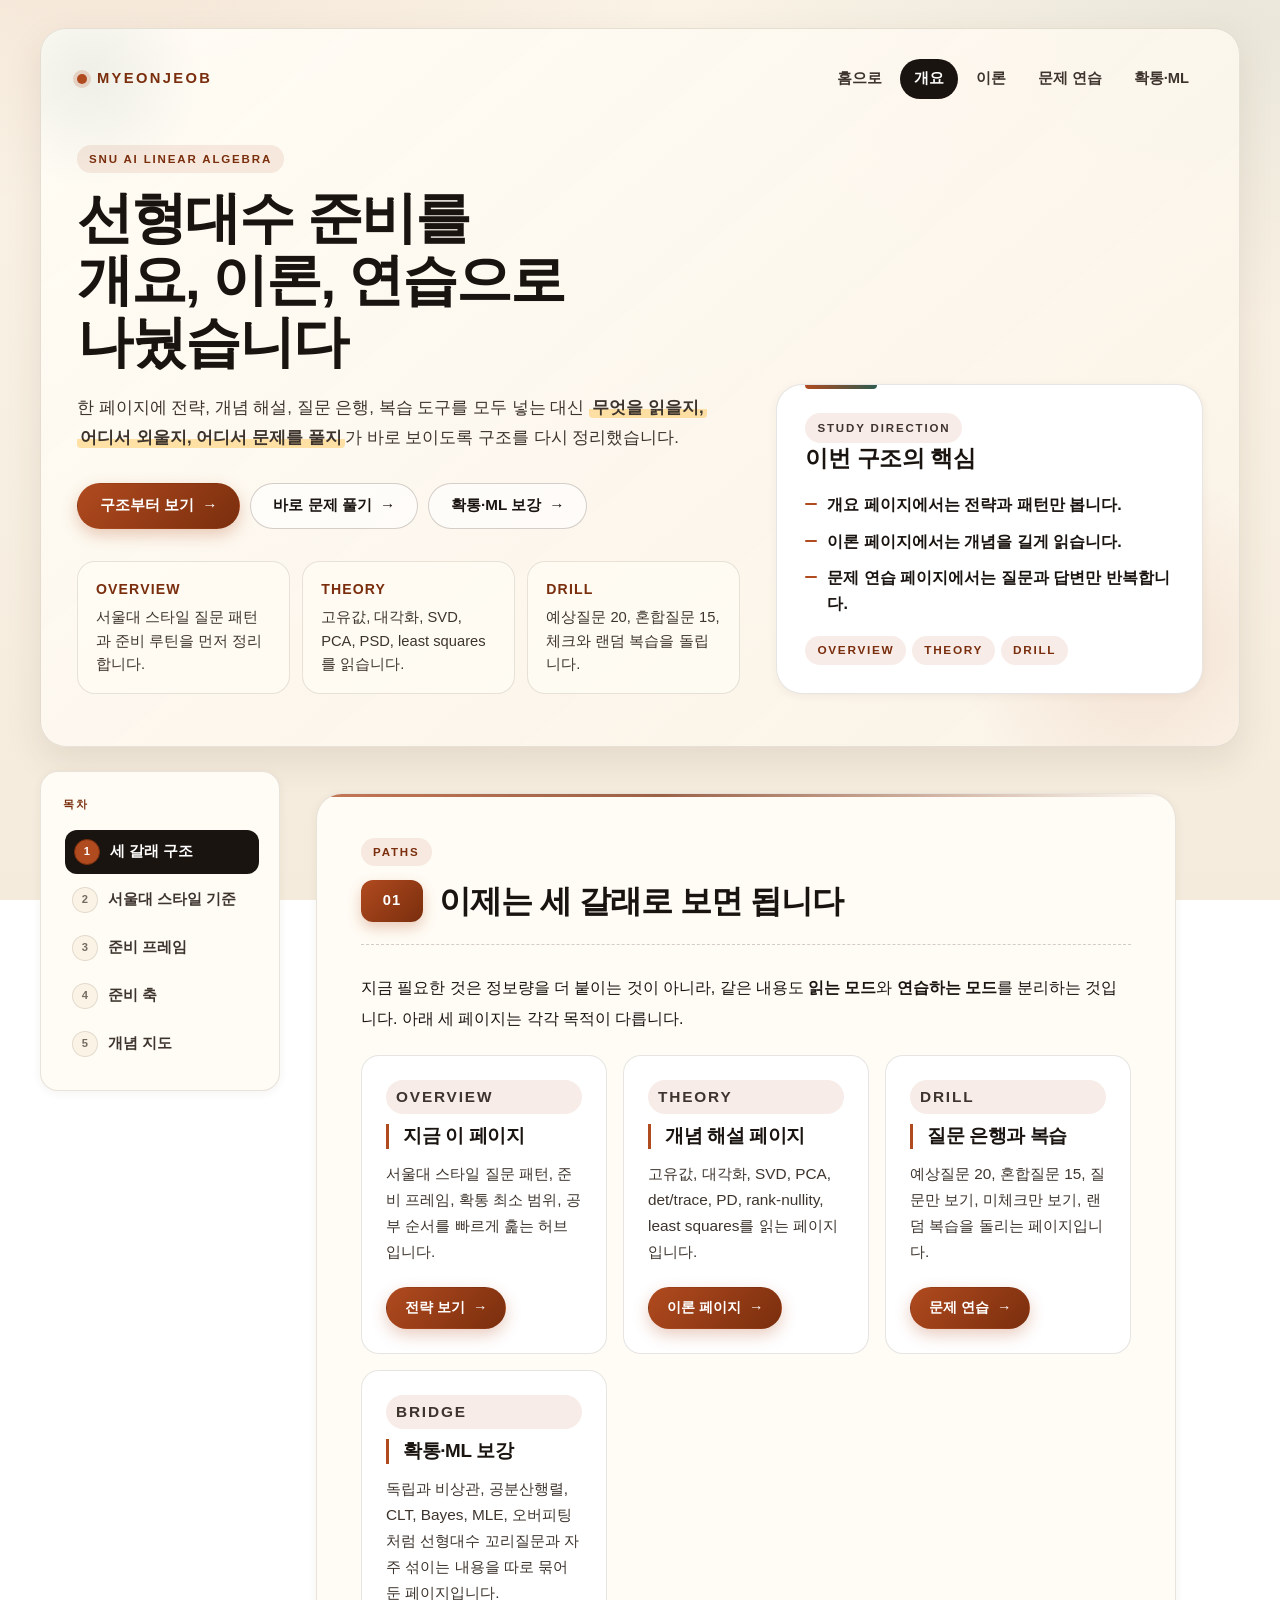
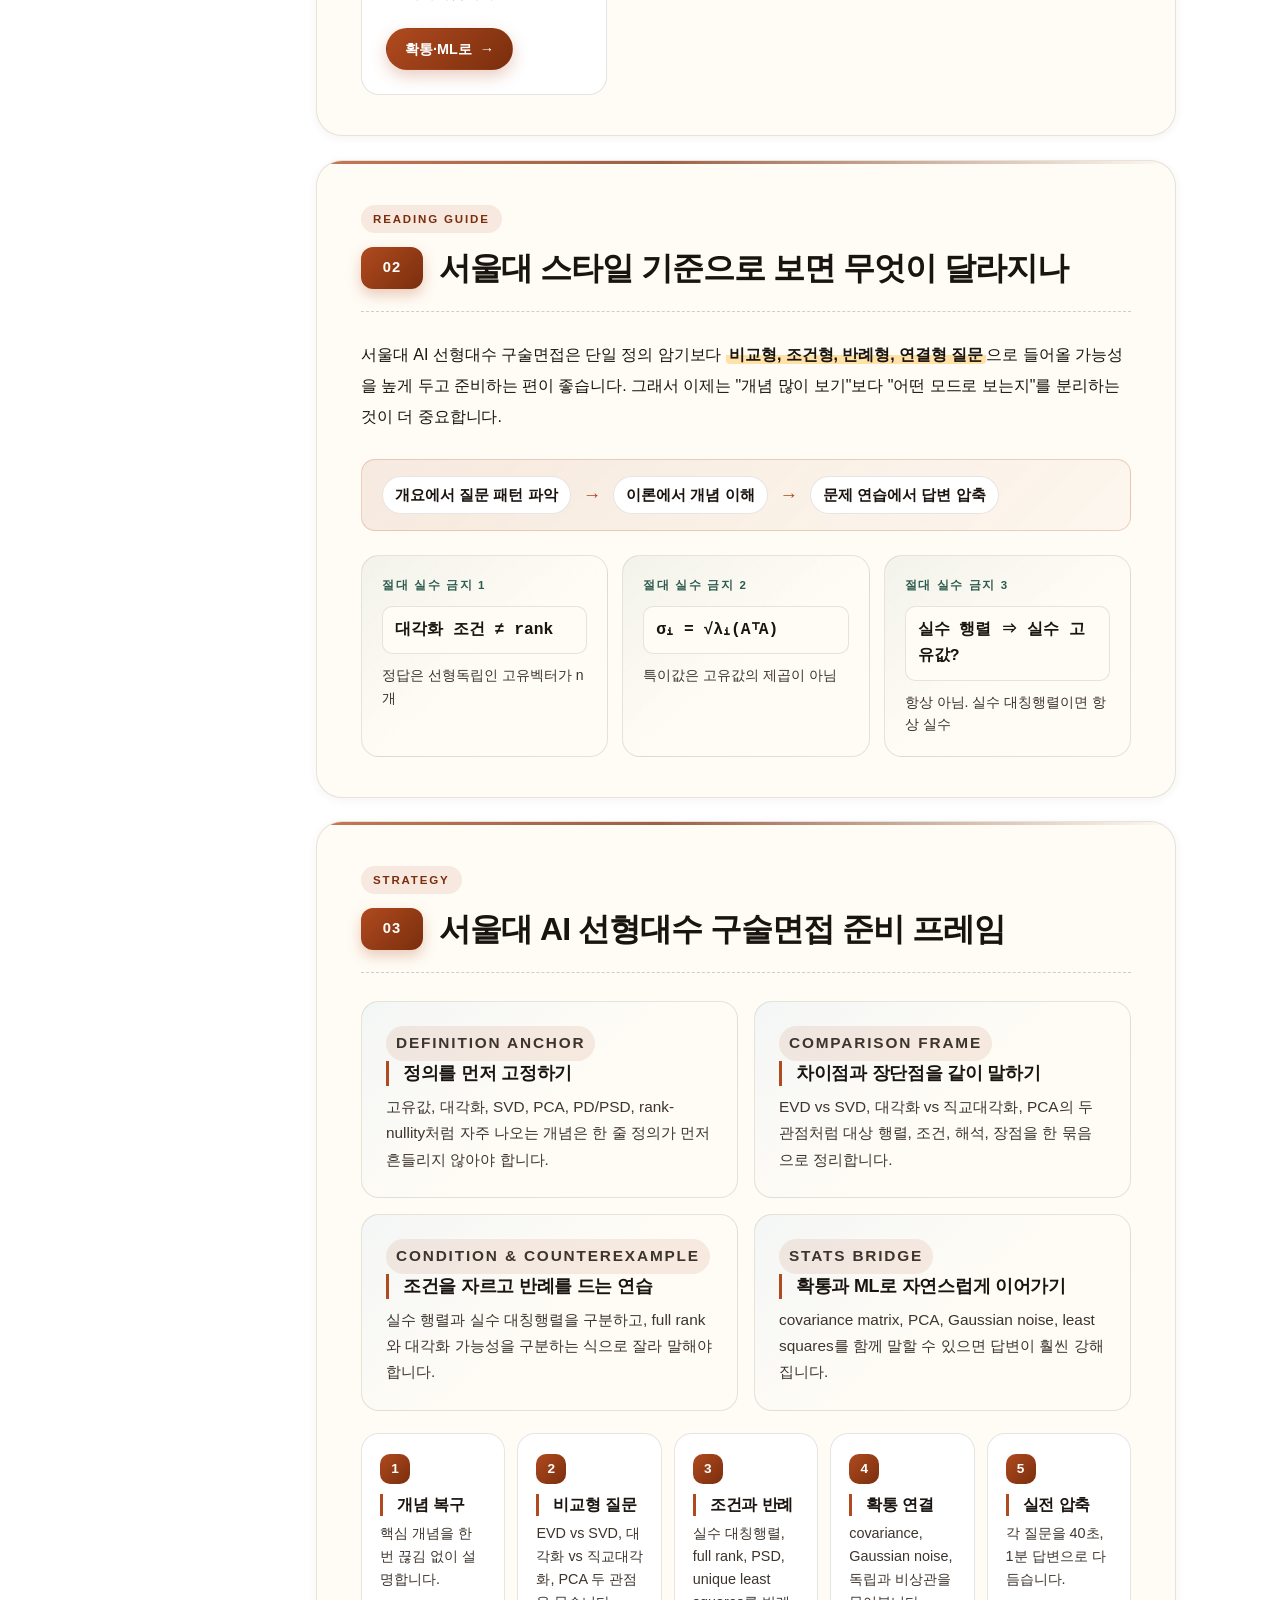
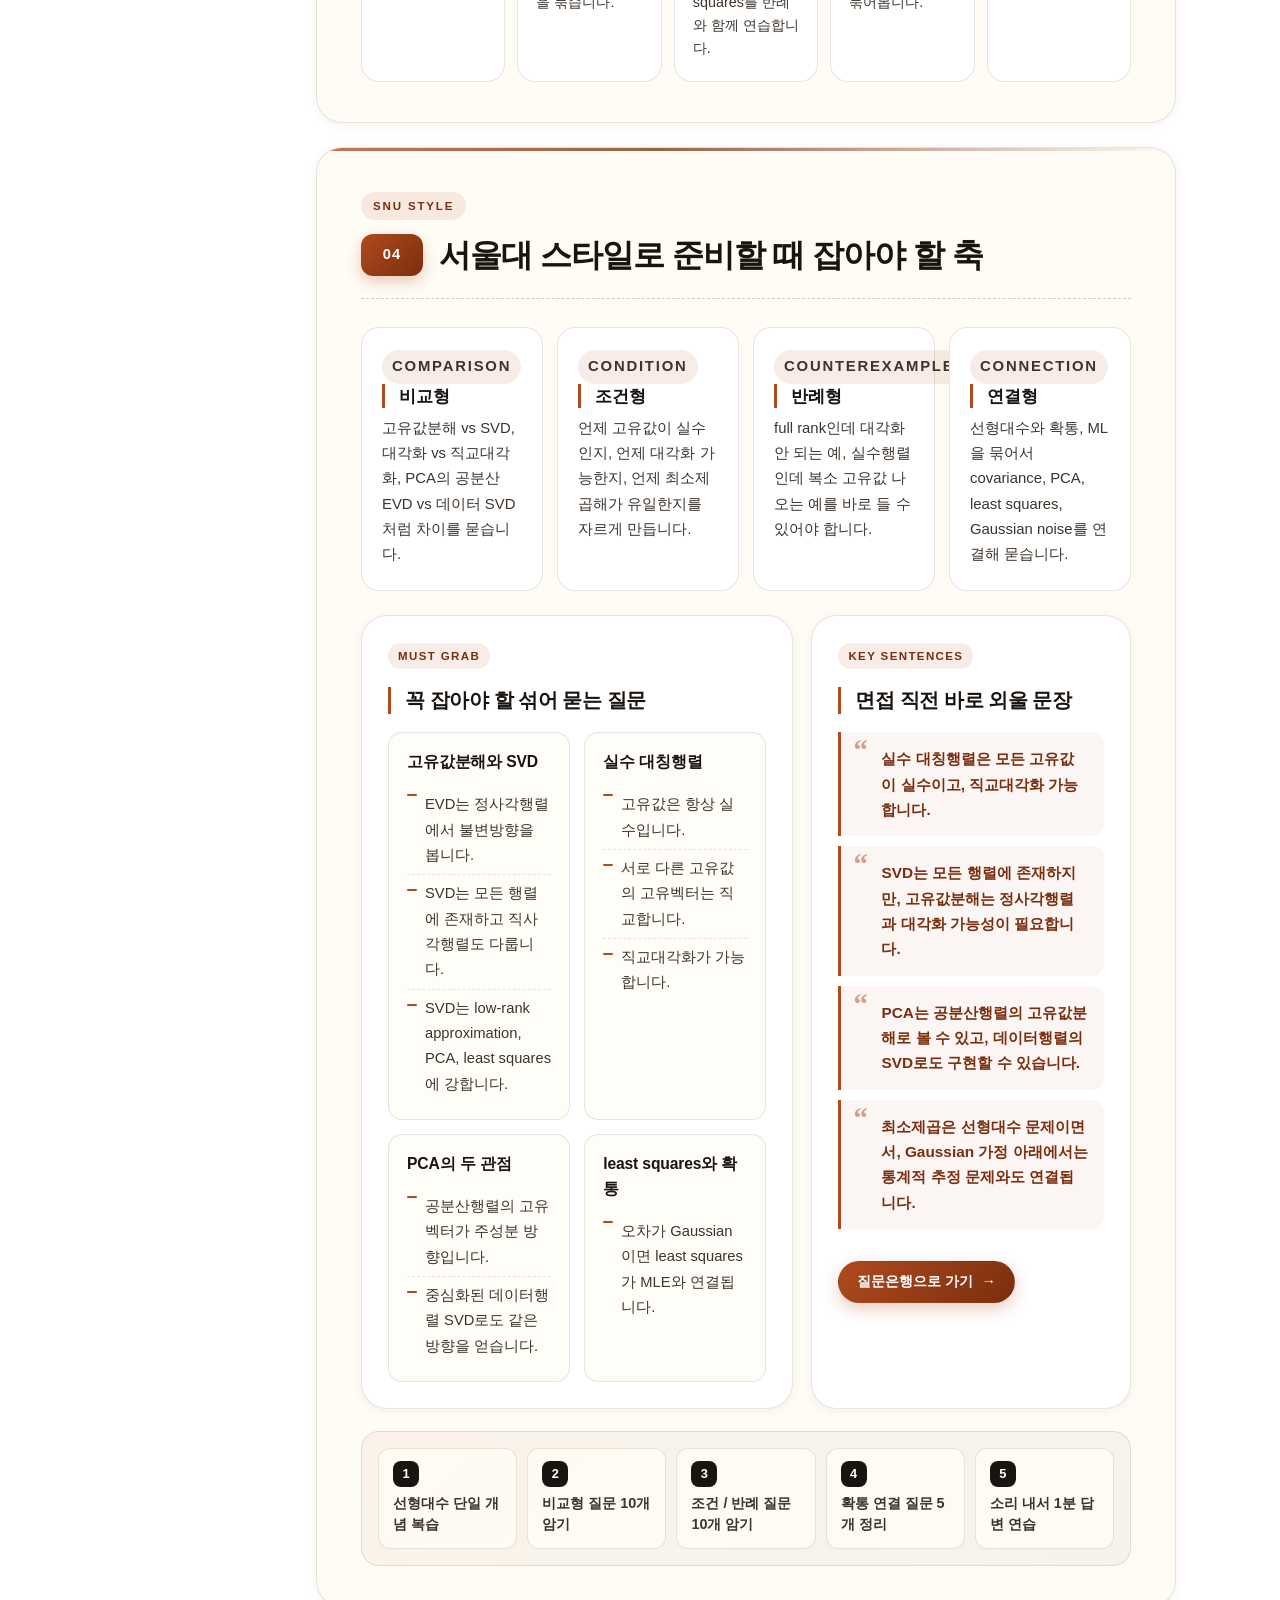
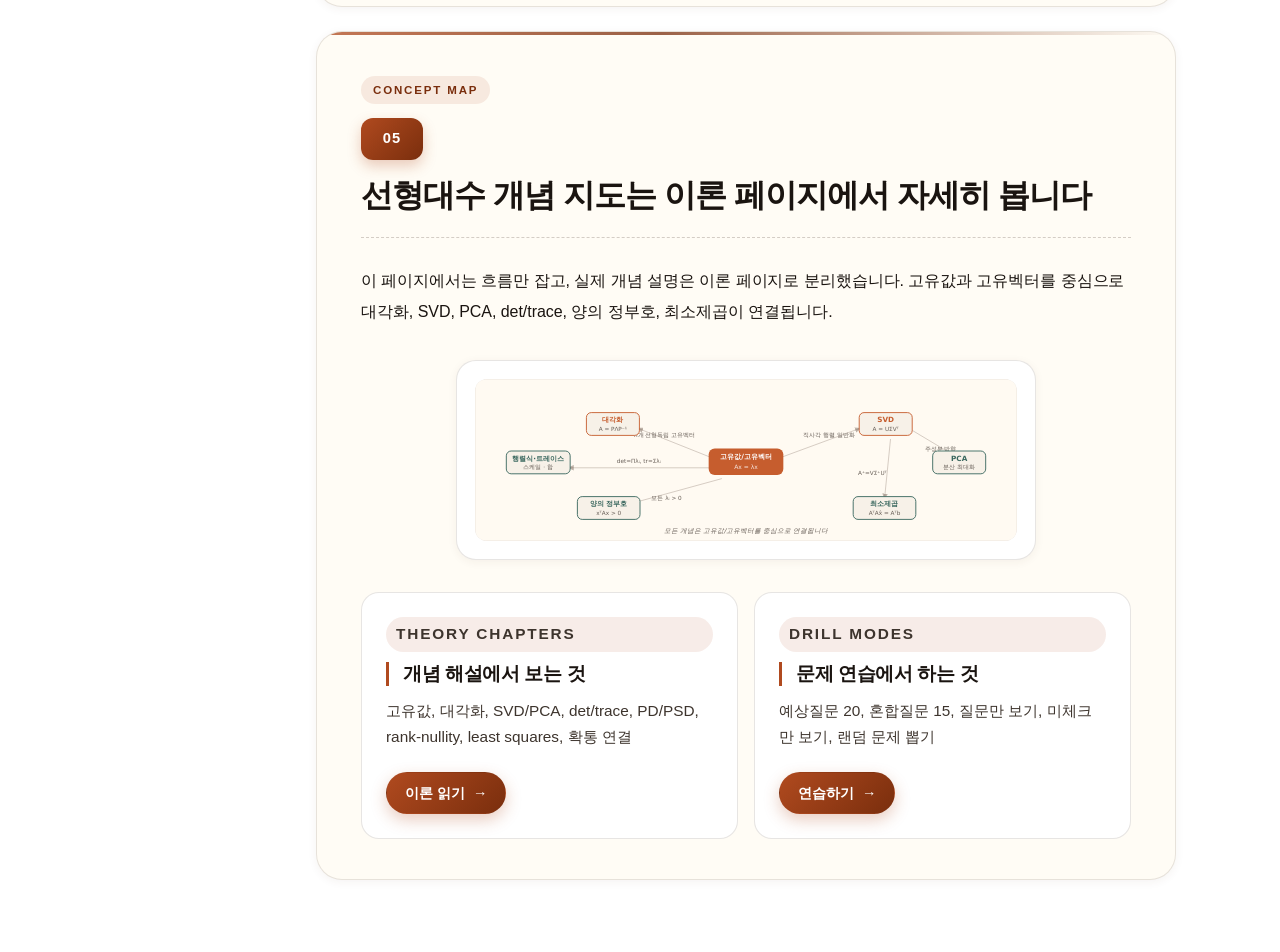
<file: linear-algebra.html>
<!DOCTYPE html>
<html lang="ko">
<head>
  <meta charset="UTF-8">
  <meta name="viewport" content="width=device-width, initial-scale=1.0">
  <title>서울대 AI 선형대수 면접 준비실 | myeonjeob</title>
  <meta
    name="description"
    content="서울대 AI 대학원 선형대수 면접 준비를 개요, 이론, 문제 연습으로 나눠 보는 허브 페이지"
  >
  <link rel="preconnect" href="https://fonts.googleapis.com">
  <link rel="preconnect" href="https://fonts.gstatic.com" crossorigin>
  <link
    href="https://fonts.googleapis.com/css2?family=Song+Myung&family=SUIT:wght@400;500;600;700;800&display=swap"
    rel="stylesheet"
  >
  <link rel="stylesheet" href="styles.css">
</head>
<body class="oral-exam-page">
  <div class="reading-progress" id="reading-progress"></div>
  <div class="page-shell">
    <header class="hero subject-hero">
      <nav class="topbar">
        <div class="brand">myeonjeob</div>
        <div class="topbar-links">
          <a href="index.html">홈으로</a>
          <a class="is-current" href="linear-algebra.html">개요</a>
          <a href="linear-algebra-theory.html">이론</a>
          <a href="linear-algebra-drill.html">문제 연습</a>
          <a href="probability-ml.html">확통·ML</a>
        </div>
      </nav>

      <div class="hero-content">
        <div class="hero-copy">
          <p class="eyebrow">SNU AI Linear Algebra</p>
          <h1>선형대수 준비를<br>개요, 이론, 연습으로<br>나눴습니다</h1>
          <p class="hero-text">
            한 페이지에 전략, 개념 해설, 질문 은행, 복습 도구를 모두 넣는 대신
            <span class="text-highlight">무엇을 읽을지, 어디서 외울지, 어디서 문제를 풀지</span>가
            바로 보이도록 구조를 다시 정리했습니다.
          </p>
          <div class="hero-actions">
            <a class="button primary" href="#paths">구조부터 보기</a>
            <a class="button ghost" href="linear-algebra-drill.html">바로 문제 풀기</a>
            <a class="button ghost" href="probability-ml.html">확통·ML 보강</a>
          </div>
          <div class="hero-strip">
            <article class="hero-stat">
              <strong>Overview</strong>
              <span>서울대 스타일 질문 패턴과 준비 루틴을 먼저 정리합니다.</span>
            </article>
            <article class="hero-stat">
              <strong>Theory</strong>
              <span>고유값, 대각화, SVD, PCA, PSD, least squares를 읽습니다.</span>
            </article>
            <article class="hero-stat">
              <strong>Drill</strong>
              <span>예상질문 20, 혼합질문 15, 체크와 랜덤 복습을 돌립니다.</span>
            </article>
          </div>
        </div>

        <section class="hero-card focus-card">
          <p class="card-label">Study Direction</p>
          <h2>이번 구조의 핵심</h2>
          <ul class="mini-points">
            <li>개요 페이지에서는 전략과 패턴만 봅니다.</li>
            <li>이론 페이지에서는 개념을 길게 읽습니다.</li>
            <li>문제 연습 페이지에서는 질문과 답변만 반복합니다.</li>
          </ul>
          <div class="focus-pills">
            <span>overview</span>
            <span>theory</span>
            <span>drill</span>
          </div>
        </section>
      </div>
    </header>

    <div class="article-layout">
      <aside class="article-toc">
        <p class="toc-label">목차</p>
        <ol class="toc-list">
          <li><a href="#paths">세 갈래 구조</a></li>
          <li><a href="#reading-guide">서울대 스타일 기준</a></li>
          <li><a href="#strategy">준비 프레임</a></li>
          <li><a href="#snu-style">준비 축</a></li>
          <li><a href="#concept-map">개념 지도</a></li>
        </ol>
      </aside>

    <main class="article-main">
      <section class="essay-section" id="paths">
        <div class="essay-intro">
          <p class="section-kicker">Paths</p>
          <h2>이제는 세 갈래로 보면 됩니다</h2>
        </div>
        <p>
          지금 필요한 것은 정보량을 더 붙이는 것이 아니라, 같은 내용도
          <strong>읽는 모드</strong>와 <strong>연습하는 모드</strong>를 분리하는 것입니다.
          아래 세 페이지는 각각 목적이 다릅니다.
        </p>
        <div class="path-grid">
          <article class="path-card">
            <p class="concept-tag">Overview</p>
            <h3>지금 이 페이지</h3>
            <p>서울대 스타일 질문 패턴, 준비 프레임, 확통 최소 범위, 공부 순서를 빠르게 훑는 허브입니다.</p>
            <div class="path-actions">
              <a class="button primary" href="#strategy">전략 보기</a>
            </div>
          </article>
          <article class="path-card">
            <p class="concept-tag">Theory</p>
            <h3>개념 해설 페이지</h3>
            <p>고유값, 대각화, SVD, PCA, det/trace, PD, rank-nullity, least squares를 읽는 페이지입니다.</p>
            <div class="path-actions">
              <a class="button primary" href="linear-algebra-theory.html">이론 페이지</a>
            </div>
          </article>
          <article class="path-card">
            <p class="concept-tag">Drill</p>
            <h3>질문 은행과 복습</h3>
            <p>예상질문 20, 혼합질문 15, 질문만 보기, 미체크만 보기, 랜덤 복습을 돌리는 페이지입니다.</p>
            <div class="path-actions">
              <a class="button primary" href="linear-algebra-drill.html">문제 연습</a>
            </div>
          </article>
          <article class="path-card">
            <p class="concept-tag">Bridge</p>
            <h3>확통·ML 보강</h3>
            <p>독립과 비상관, 공분산행렬, CLT, Bayes, MLE, 오버피팅처럼 선형대수 꼬리질문과 자주 섞이는 내용을 따로 묶어둔 페이지입니다.</p>
            <div class="path-actions">
              <a class="button primary" href="probability-ml.html">확통·ML로</a>
            </div>
          </article>
        </div>
      </section>

      <section class="essay-section" id="reading-guide">
        <div class="essay-intro">
          <p class="section-kicker">Reading Guide</p>
          <h2>서울대 스타일 기준으로 보면 무엇이 달라지나</h2>
        </div>
        <p>
          서울대 AI 선형대수 구술면접은 단일 정의 암기보다
          <span class="text-highlight"><strong>비교형, 조건형, 반례형, 연결형 질문</strong></span>으로 들어올 가능성을 높게 두고 준비하는 편이 좋습니다.
          그래서 이제는 "개념 많이 보기"보다 "어떤 모드로 보는지"를 분리하는 것이 더 중요합니다.
        </p>
        <div class="inline-diagram emphasis">
          <span>개요에서 질문 패턴 파악</span>
          <span>→</span>
          <span>이론에서 개념 이해</span>
          <span>→</span>
          <span>문제 연습에서 답변 압축</span>
        </div>
        <div class="formula-grid">
          <div class="formula-card">
            <div class="fc-label">절대 실수 금지 1</div>
            <div class="fc-formula">대각화 조건 ≠ rank</div>
            <div class="fc-note">정답은 선형독립인 고유벡터가 n개</div>
          </div>
          <div class="formula-card">
            <div class="fc-label">절대 실수 금지 2</div>
            <div class="fc-formula">σᵢ = √λᵢ(AᵀA)</div>
            <div class="fc-note">특이값은 고유값의 제곱이 아님</div>
          </div>
          <div class="formula-card">
            <div class="fc-label">절대 실수 금지 3</div>
            <div class="fc-formula">실수 행렬 ⇒ 실수 고유값?</div>
            <div class="fc-note">항상 아님. 실수 대칭행렬이면 항상 실수</div>
          </div>
        </div>
      </section>

      <section class="essay-section" id="strategy">
        <div class="essay-intro">
          <p class="section-kicker">Strategy</p>
          <h2>서울대 AI 선형대수 구술면접 준비 프레임</h2>
        </div>
        <div class="battle-grid">
          <article class="battle-card">
            <p class="concept-tag">Definition Anchor</p>
            <h3>정의를 먼저 고정하기</h3>
            <p>고유값, 대각화, SVD, PCA, PD/PSD, rank-nullity처럼 자주 나오는 개념은 한 줄 정의가 먼저 흔들리지 않아야 합니다.</p>
          </article>
          <article class="battle-card">
            <p class="concept-tag">Comparison Frame</p>
            <h3>차이점과 장단점을 같이 말하기</h3>
            <p>EVD vs SVD, 대각화 vs 직교대각화, PCA의 두 관점처럼 대상 행렬, 조건, 해석, 장점을 한 묶음으로 정리합니다.</p>
          </article>
          <article class="battle-card">
            <p class="concept-tag">Condition &amp; Counterexample</p>
            <h3>조건을 자르고 반례를 드는 연습</h3>
            <p>실수 행렬과 실수 대칭행렬을 구분하고, full rank와 대각화 가능성을 구분하는 식으로 잘라 말해야 합니다.</p>
          </article>
          <article class="battle-card">
            <p class="concept-tag">Stats Bridge</p>
            <h3>확통과 ML로 자연스럽게 이어가기</h3>
            <p>covariance matrix, PCA, Gaussian noise, least squares를 함께 말할 수 있으면 답변이 훨씬 강해집니다.</p>
          </article>
        </div>
        <div class="timeline-grid">
          <article class="timeline-card">
            <span class="timeline-day">1</span>
            <h3>개념 복구</h3>
            <p>핵심 개념을 한 번 끊김 없이 설명합니다.</p>
          </article>
          <article class="timeline-card">
            <span class="timeline-day">2</span>
            <h3>비교형 질문</h3>
            <p>EVD vs SVD, 대각화 vs 직교대각화, PCA 두 관점을 묶습니다.</p>
          </article>
          <article class="timeline-card">
            <span class="timeline-day">3</span>
            <h3>조건과 반례</h3>
            <p>실수 대칭행렬, full rank, PSD, unique least squares를 반례와 함께 연습합니다.</p>
          </article>
          <article class="timeline-card">
            <span class="timeline-day">4</span>
            <h3>확통 연결</h3>
            <p>covariance, Gaussian noise, 독립과 비상관을 묶어봅니다.</p>
          </article>
          <article class="timeline-card">
            <span class="timeline-day">5</span>
            <h3>실전 압축</h3>
            <p>각 질문을 40초, 1분 답변으로 다듬습니다.</p>
          </article>
        </div>
      </section>

      <section class="essay-section" id="snu-style">
        <div class="essay-intro">
          <p class="section-kicker">SNU Style</p>
          <h2>서울대 스타일로 준비할 때 잡아야 할 축</h2>
        </div>
        <div class="pattern-grid">
          <article class="pattern-card">
            <p class="concept-tag">Comparison</p>
            <h3>비교형</h3>
            <p>고유값분해 vs SVD, 대각화 vs 직교대각화, PCA의 공분산 EVD vs 데이터 SVD처럼 차이를 묻습니다.</p>
          </article>
          <article class="pattern-card">
            <p class="concept-tag">Condition</p>
            <h3>조건형</h3>
            <p>언제 고유값이 실수인지, 언제 대각화 가능한지, 언제 최소제곱해가 유일한지를 자르게 만듭니다.</p>
          </article>
          <article class="pattern-card">
            <p class="concept-tag">Counterexample</p>
            <h3>반례형</h3>
            <p>full rank인데 대각화 안 되는 예, 실수행렬인데 복소 고유값 나오는 예를 바로 들 수 있어야 합니다.</p>
          </article>
          <article class="pattern-card">
            <p class="concept-tag">Connection</p>
            <h3>연결형</h3>
            <p>선형대수와 확통, ML을 묶어서 covariance, PCA, least squares, Gaussian noise를 연결해 묻습니다.</p>
          </article>
        </div>

        <div class="focus-cluster">
          <article class="focus-sheet">
            <div class="sheet-head">
              <p class="concept-tag">Must Grab</p>
              <h3>꼭 잡아야 할 섞어 묻는 질문</h3>
            </div>
            <div class="mini-topic-grid">
              <article class="mini-topic-card">
                <h4>고유값분해와 SVD</h4>
                <ul class="detail-list compact">
                  <li>EVD는 정사각행렬에서 불변방향을 봅니다.</li>
                  <li>SVD는 모든 행렬에 존재하고 직사각행렬도 다룹니다.</li>
                  <li>SVD는 low-rank approximation, PCA, least squares에 강합니다.</li>
                </ul>
              </article>
              <article class="mini-topic-card">
                <h4>실수 대칭행렬</h4>
                <ul class="detail-list compact">
                  <li>고유값은 항상 실수입니다.</li>
                  <li>서로 다른 고유값의 고유벡터는 직교합니다.</li>
                  <li>직교대각화가 가능합니다.</li>
                </ul>
              </article>
              <article class="mini-topic-card">
                <h4>PCA의 두 관점</h4>
                <ul class="detail-list compact">
                  <li>공분산행렬의 고유벡터가 주성분 방향입니다.</li>
                  <li>중심화된 데이터행렬 SVD로도 같은 방향을 얻습니다.</li>
                </ul>
              </article>
              <article class="mini-topic-card">
                <h4>least squares와 확통</h4>
                <ul class="detail-list compact">
                  <li>오차가 Gaussian이면 least squares가 MLE와 연결됩니다.</li>
                </ul>
              </article>
            </div>
          </article>

          <article class="focus-sheet">
            <div class="sheet-head">
              <p class="concept-tag">Key Sentences</p>
              <h3>면접 직전 바로 외울 문장</h3>
            </div>
            <div class="keyline-stack">
              <blockquote class="keyline-card">
                실수 대칭행렬은 모든 고유값이 실수이고, 직교대각화 가능합니다.
              </blockquote>
              <blockquote class="keyline-card">
                SVD는 모든 행렬에 존재하지만, 고유값분해는 정사각행렬과 대각화 가능성이 필요합니다.
              </blockquote>
              <blockquote class="keyline-card">
                PCA는 공분산행렬의 고유값분해로 볼 수 있고, 데이터행렬의 SVD로도 구현할 수 있습니다.
              </blockquote>
              <blockquote class="keyline-card">
                최소제곱은 선형대수 문제이면서, Gaussian 가정 아래에서는 통계적 추정 문제와도 연결됩니다.
              </blockquote>
            </div>
            <div class="path-actions">
              <a class="button primary" href="linear-algebra-drill.html#question-bank-20">질문은행으로 가기</a>
            </div>
          </article>
        </div>

        <div class="routine-strip">
          <div class="routine-step">
            <span>1</span>
            <p>선형대수 단일 개념 복습</p>
          </div>
          <div class="routine-step">
            <span>2</span>
            <p>비교형 질문 10개 암기</p>
          </div>
          <div class="routine-step">
            <span>3</span>
            <p>조건 / 반례 질문 10개 암기</p>
          </div>
          <div class="routine-step">
            <span>4</span>
            <p>확통 연결 질문 5개 정리</p>
          </div>
          <div class="routine-step">
            <span>5</span>
            <p>소리 내서 1분 답변 연습</p>
          </div>
        </div>
      </section>

      <section class="essay-section" id="concept-map">
        <div class="essay-intro">
          <p class="section-kicker">Concept Map</p>
          <h2>선형대수 개념 지도는 이론 페이지에서 자세히 봅니다</h2>
        </div>
        <p>
          이 페이지에서는 흐름만 잡고, 실제 개념 설명은 이론 페이지로 분리했습니다.
          고유값과 고유벡터를 중심으로 대각화, SVD, PCA, det/trace, 양의 정부호, 최소제곱이 연결됩니다.
        </p>
        <figure class="concept-figure">
          <img class="diagram-image" src="assets/diagrams/concept-map.svg" alt="선형대수 핵심 개념 연결 지도">
        </figure>
        <div class="path-grid compact-grid">
          <article class="path-card">
            <p class="concept-tag">Theory Chapters</p>
            <h3>개념 해설에서 보는 것</h3>
            <p>고유값, 대각화, SVD/PCA, det/trace, PD/PSD, rank-nullity, least squares, 확통 연결</p>
            <div class="path-actions">
              <a class="button primary" href="linear-algebra-theory.html">이론 읽기</a>
            </div>
          </article>
          <article class="path-card">
            <p class="concept-tag">Drill Modes</p>
            <h3>문제 연습에서 하는 것</h3>
            <p>예상질문 20, 혼합질문 15, 질문만 보기, 미체크만 보기, 랜덤 문제 뽑기</p>
            <div class="path-actions">
              <a class="button primary" href="linear-algebra-drill.html">연습하기</a>
            </div>
          </article>
        </div>
      </section>
    </main>
    </div>
  </div>

  <button class="back-to-top" id="back-to-top" aria-label="맨 위로">
    <svg viewBox="0 0 24 24" fill="none" stroke="currentColor" stroke-width="2.5" stroke-linecap="round" stroke-linejoin="round" aria-hidden="true">
      <path d="M12 19V5M5 12l7-7 7 7"/>
    </svg>
  </button>

  <script>
    (function () {
      const progress = document.getElementById("reading-progress");
      const backTop = document.getElementById("back-to-top");
      const tocLinks = document.querySelectorAll(".article-toc a");
      const sections = [...tocLinks]
        .map((link) => document.querySelector(link.getAttribute("href")))
        .filter(Boolean);

      function updateProgress() {
        const scrollTop = window.scrollY;
        const docHeight = document.documentElement.scrollHeight - window.innerHeight;
        const ratio = docHeight > 0 ? Math.min(1, Math.max(0, scrollTop / docHeight)) : 0;
        if (progress) progress.style.width = (ratio * 100).toFixed(2) + "%";
      }

      function updateActive() {
        const offset = 160;
        let currentId = sections[0] ? sections[0].id : null;
        for (const section of sections) {
          if (section.getBoundingClientRect().top - offset <= 0) {
            currentId = section.id;
          }
        }
        tocLinks.forEach((link) => {
          const isActive = link.getAttribute("href") === "#" + currentId;
          link.classList.toggle("is-active", isActive);
        });
      }

      function updateBackTop() {
        if (!backTop) return;
        backTop.classList.toggle("is-visible", window.scrollY > 400);
      }

      function handle() {
        updateProgress();
        updateActive();
        updateBackTop();
      }

      if (backTop) {
        backTop.addEventListener("click", () => {
          window.scrollTo({ top: 0, behavior: "smooth" });
        });
      }

      window.addEventListener("scroll", handle, { passive: true });
      window.addEventListener("resize", handle);
      handle();

      const revealTargets = document.querySelectorAll(".essay-section");
      revealTargets.forEach((el) => el.classList.add("reveal"));

      if ("IntersectionObserver" in window) {
        const io = new IntersectionObserver((entries) => {
          entries.forEach((entry) => {
            if (entry.isIntersecting) {
              entry.target.classList.add("is-visible");
              io.unobserve(entry.target);
            }
          });
        }, { rootMargin: "0px 0px -10% 0px", threshold: 0.08 });
        revealTargets.forEach((el) => io.observe(el));
      } else {
        revealTargets.forEach((el) => el.classList.add("is-visible"));
      }
    })();
  </script>
</body>
</html>
</file>
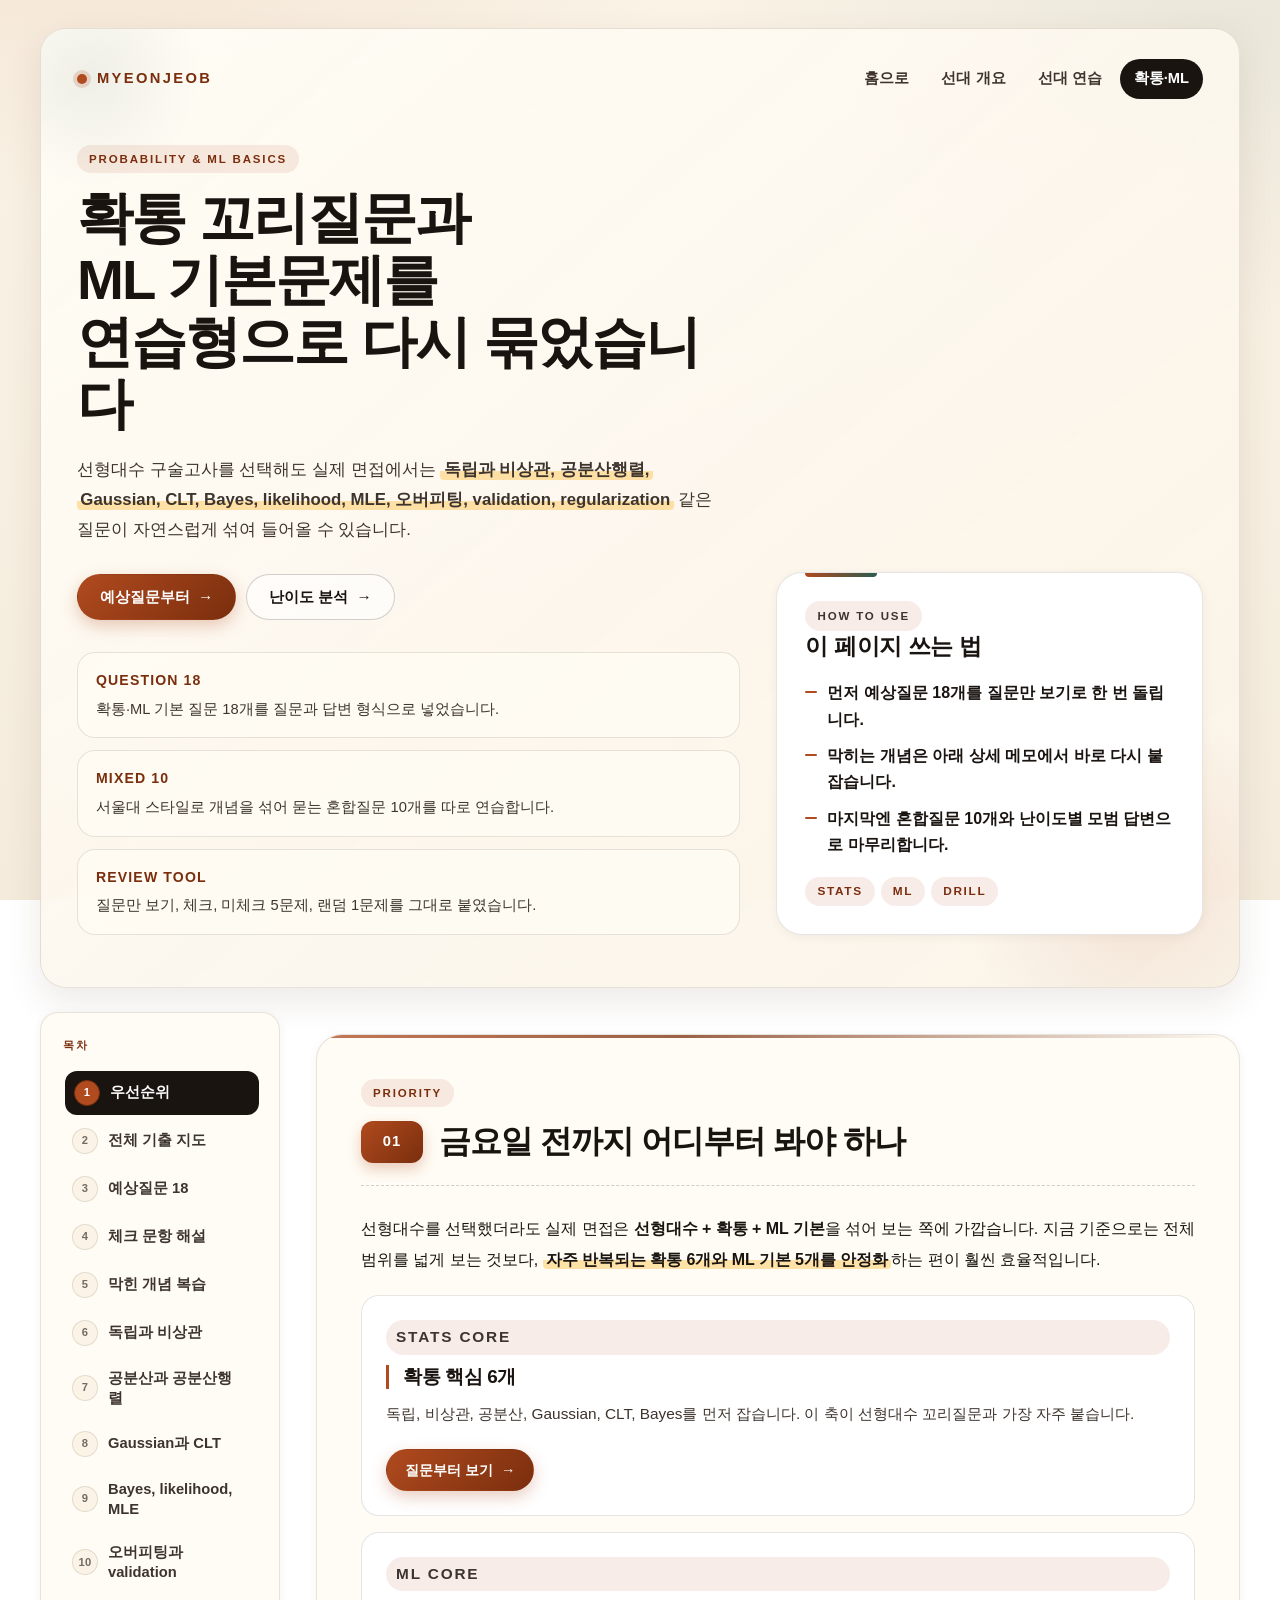
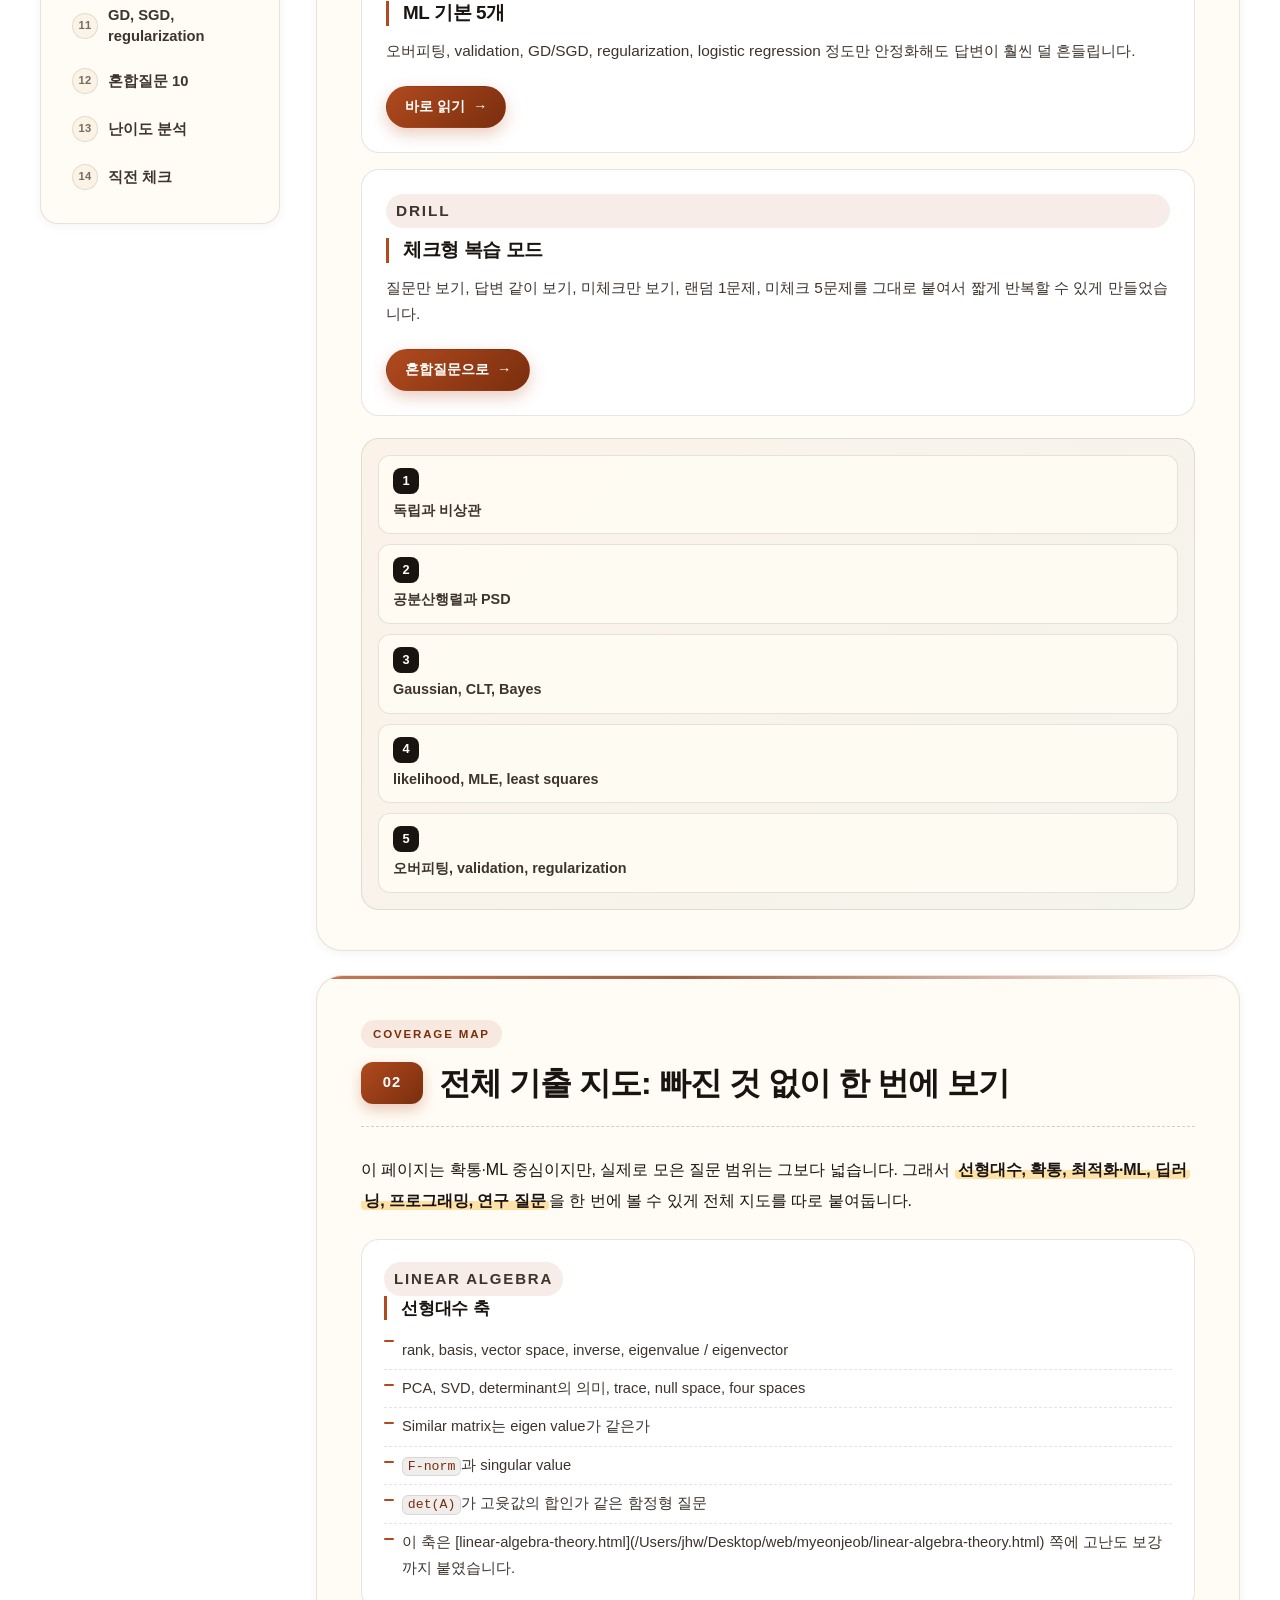
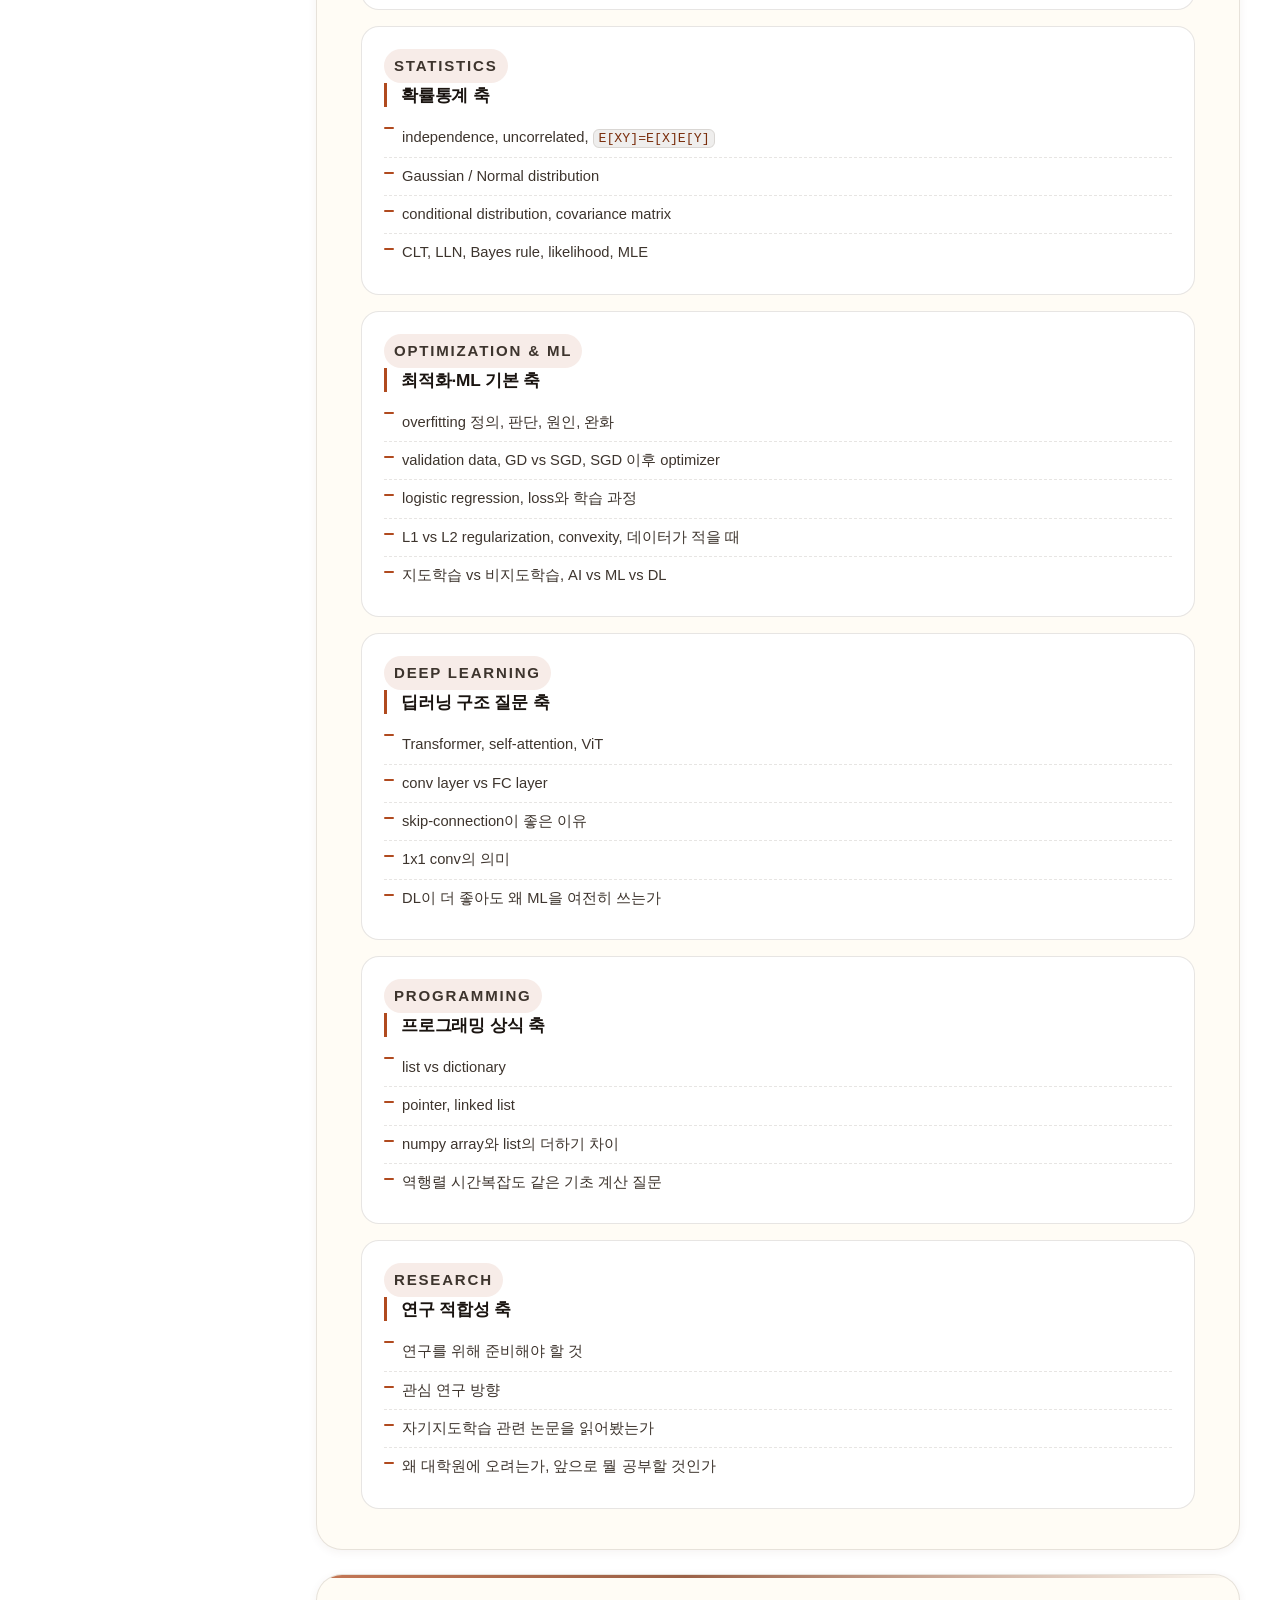
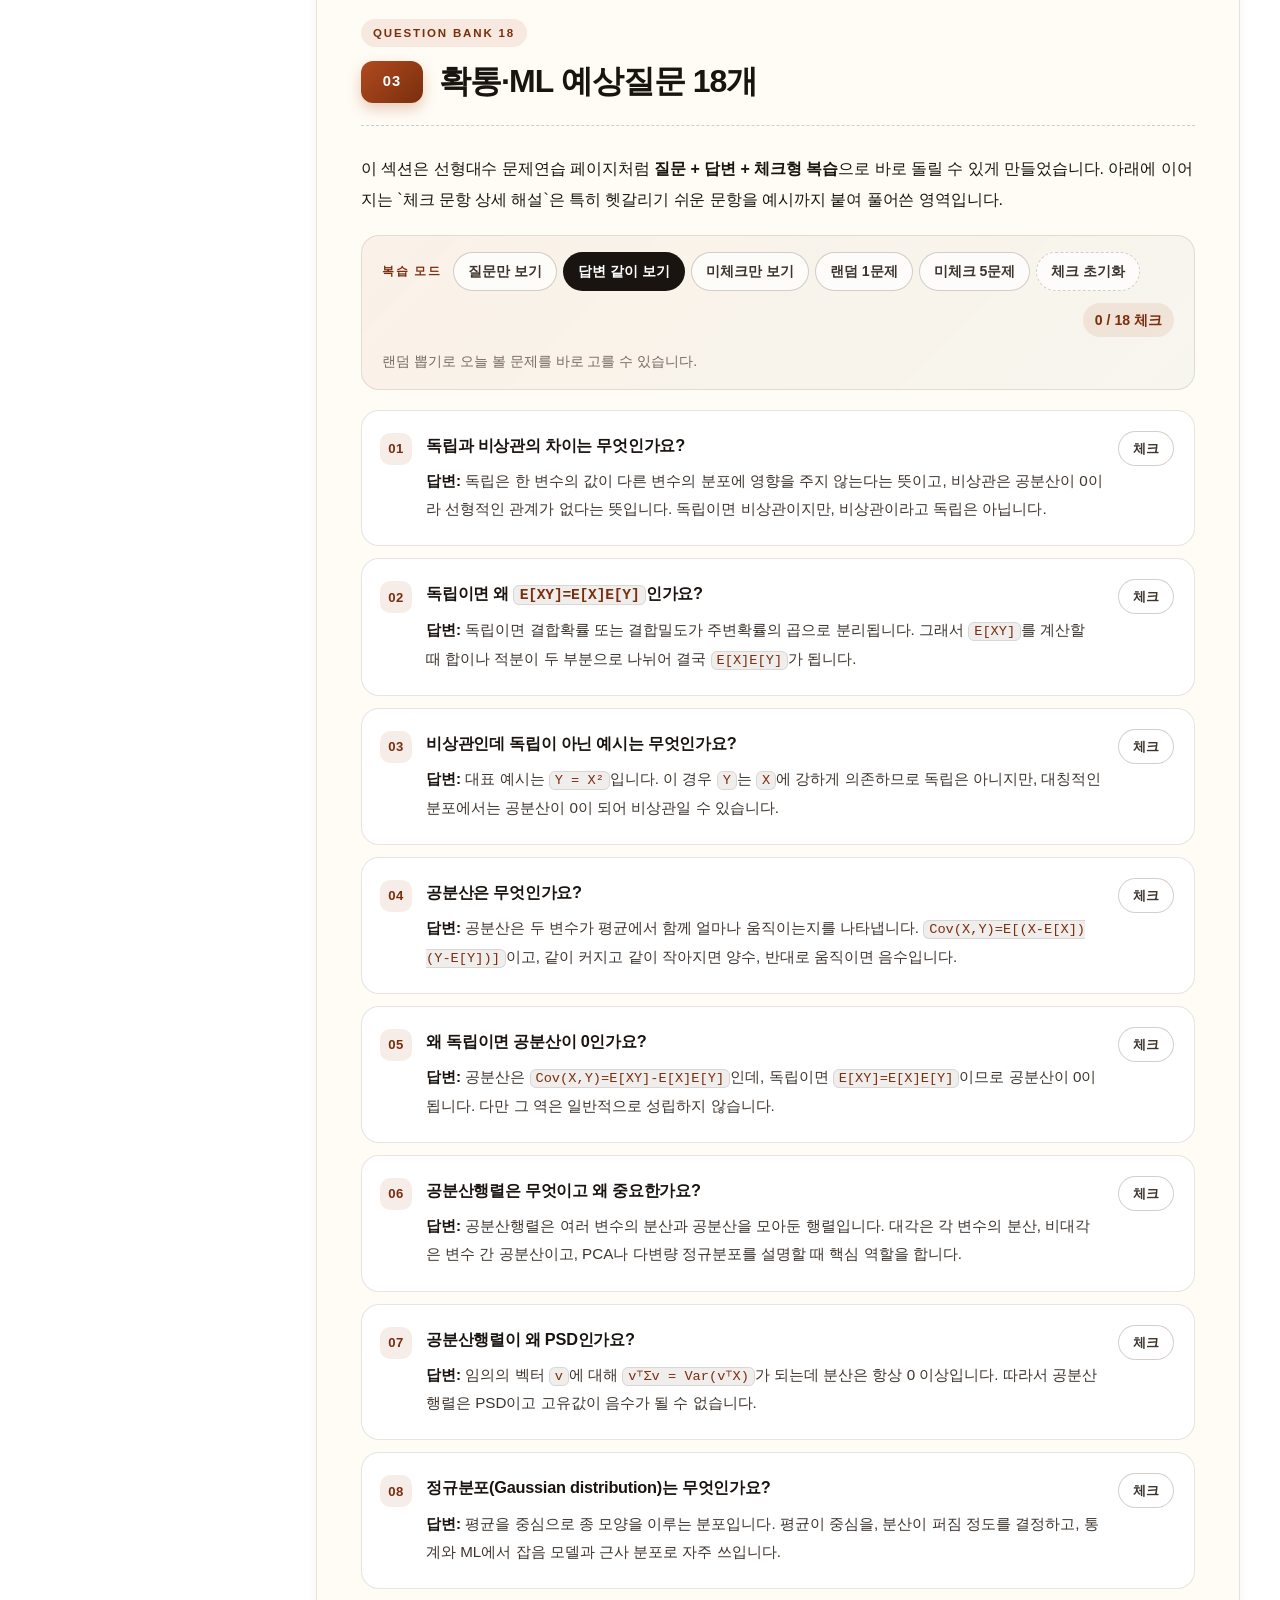
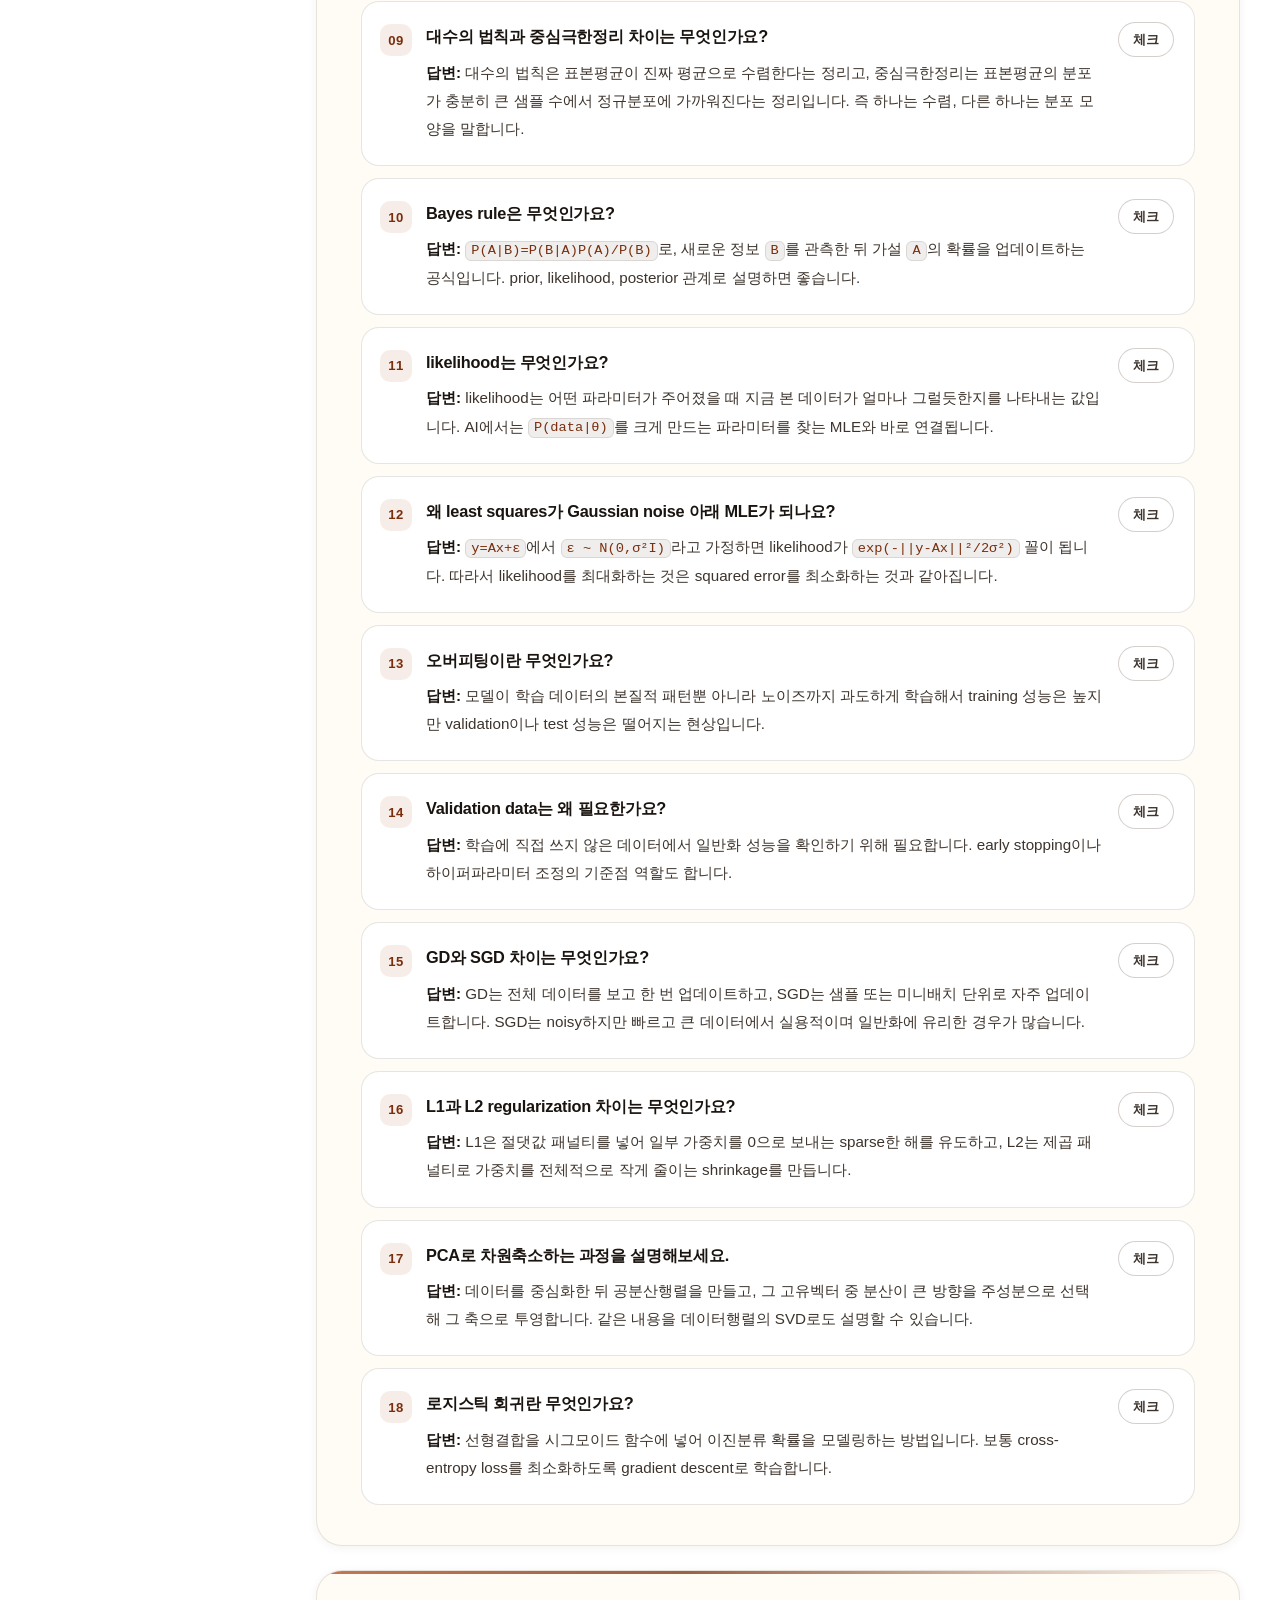
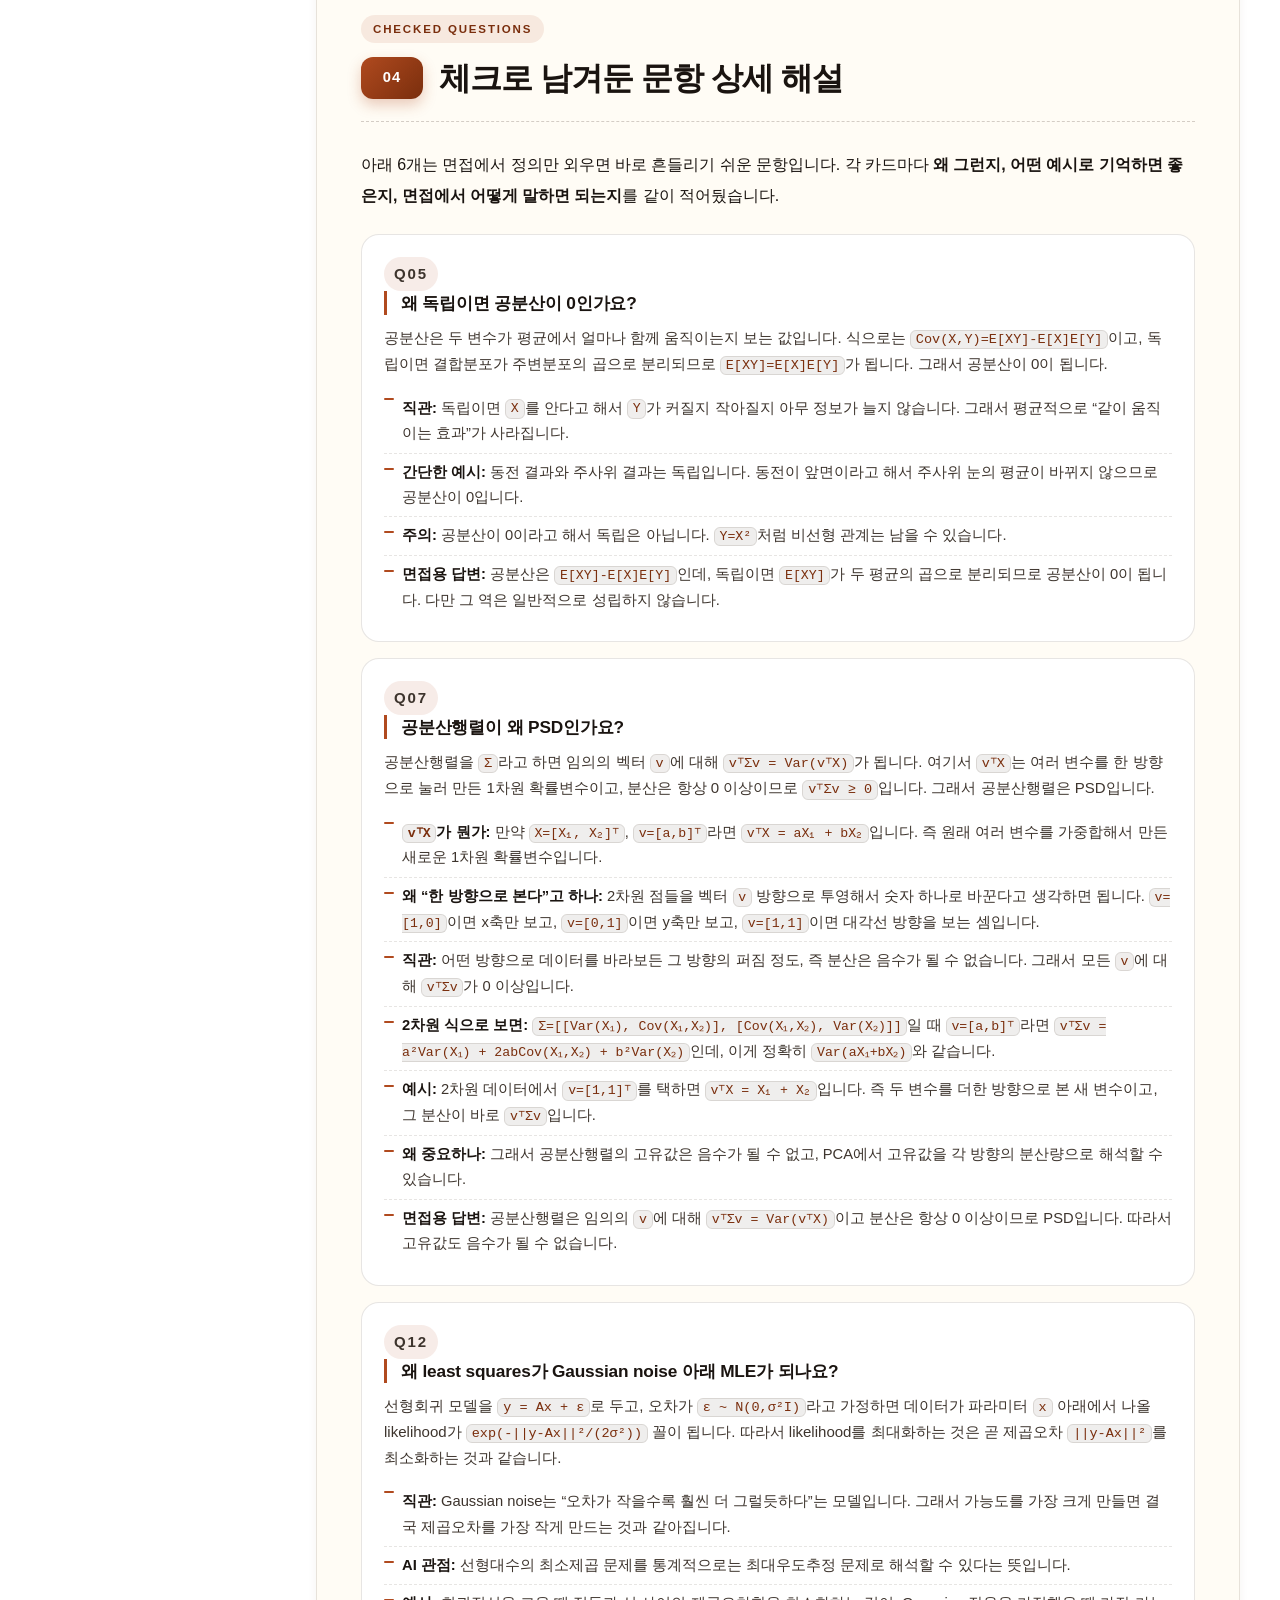
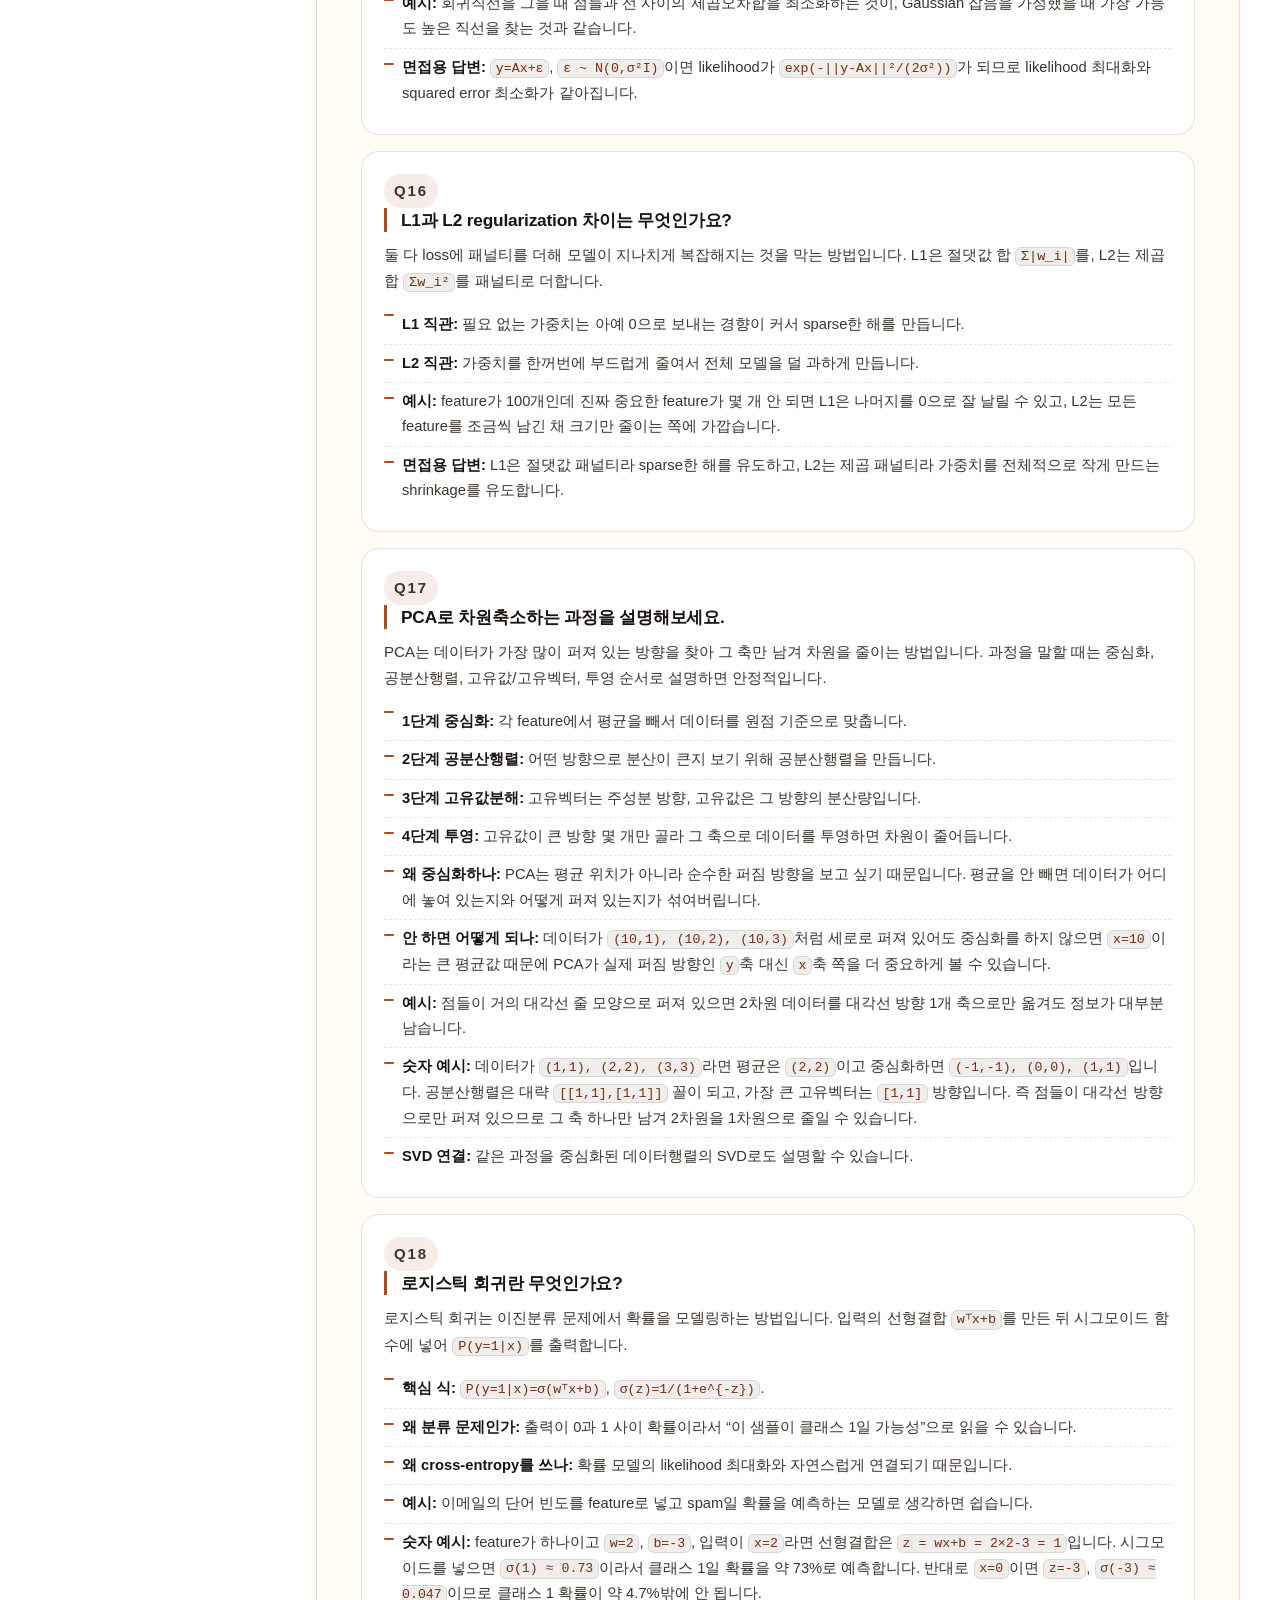
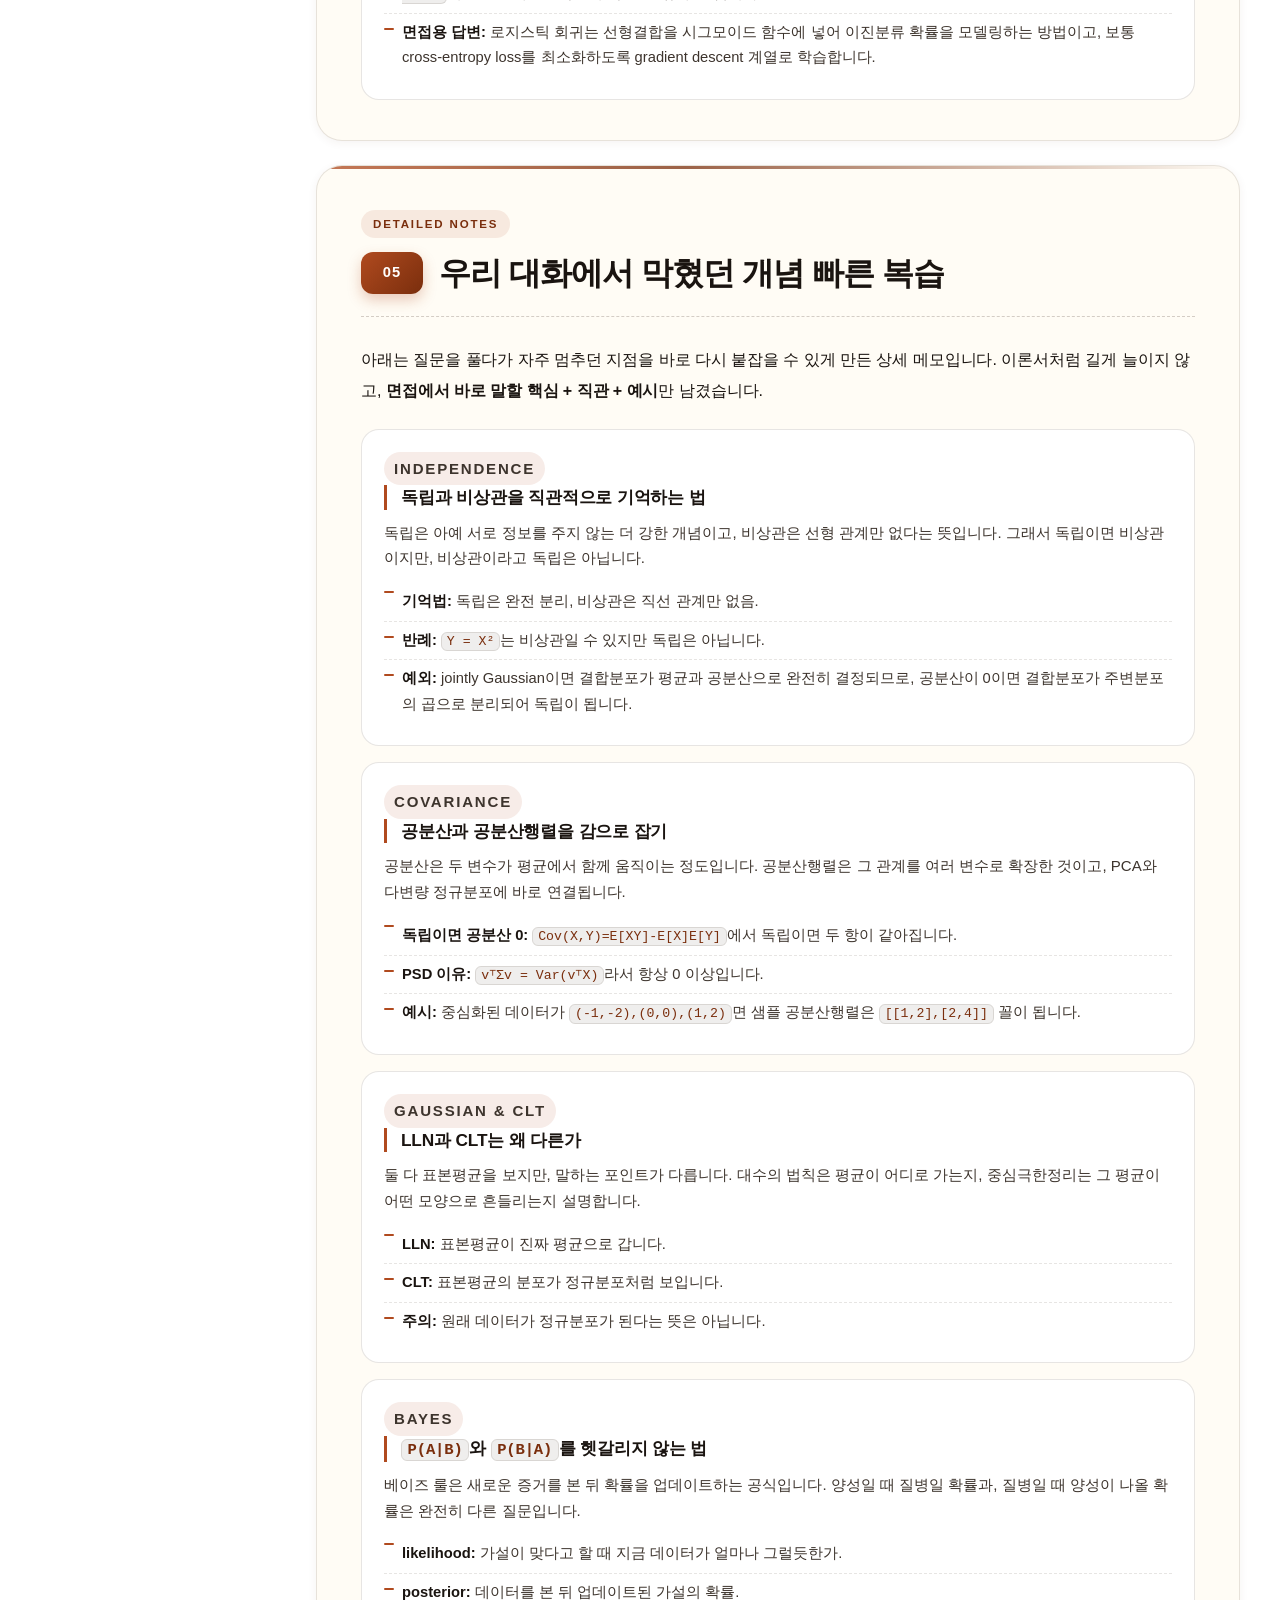
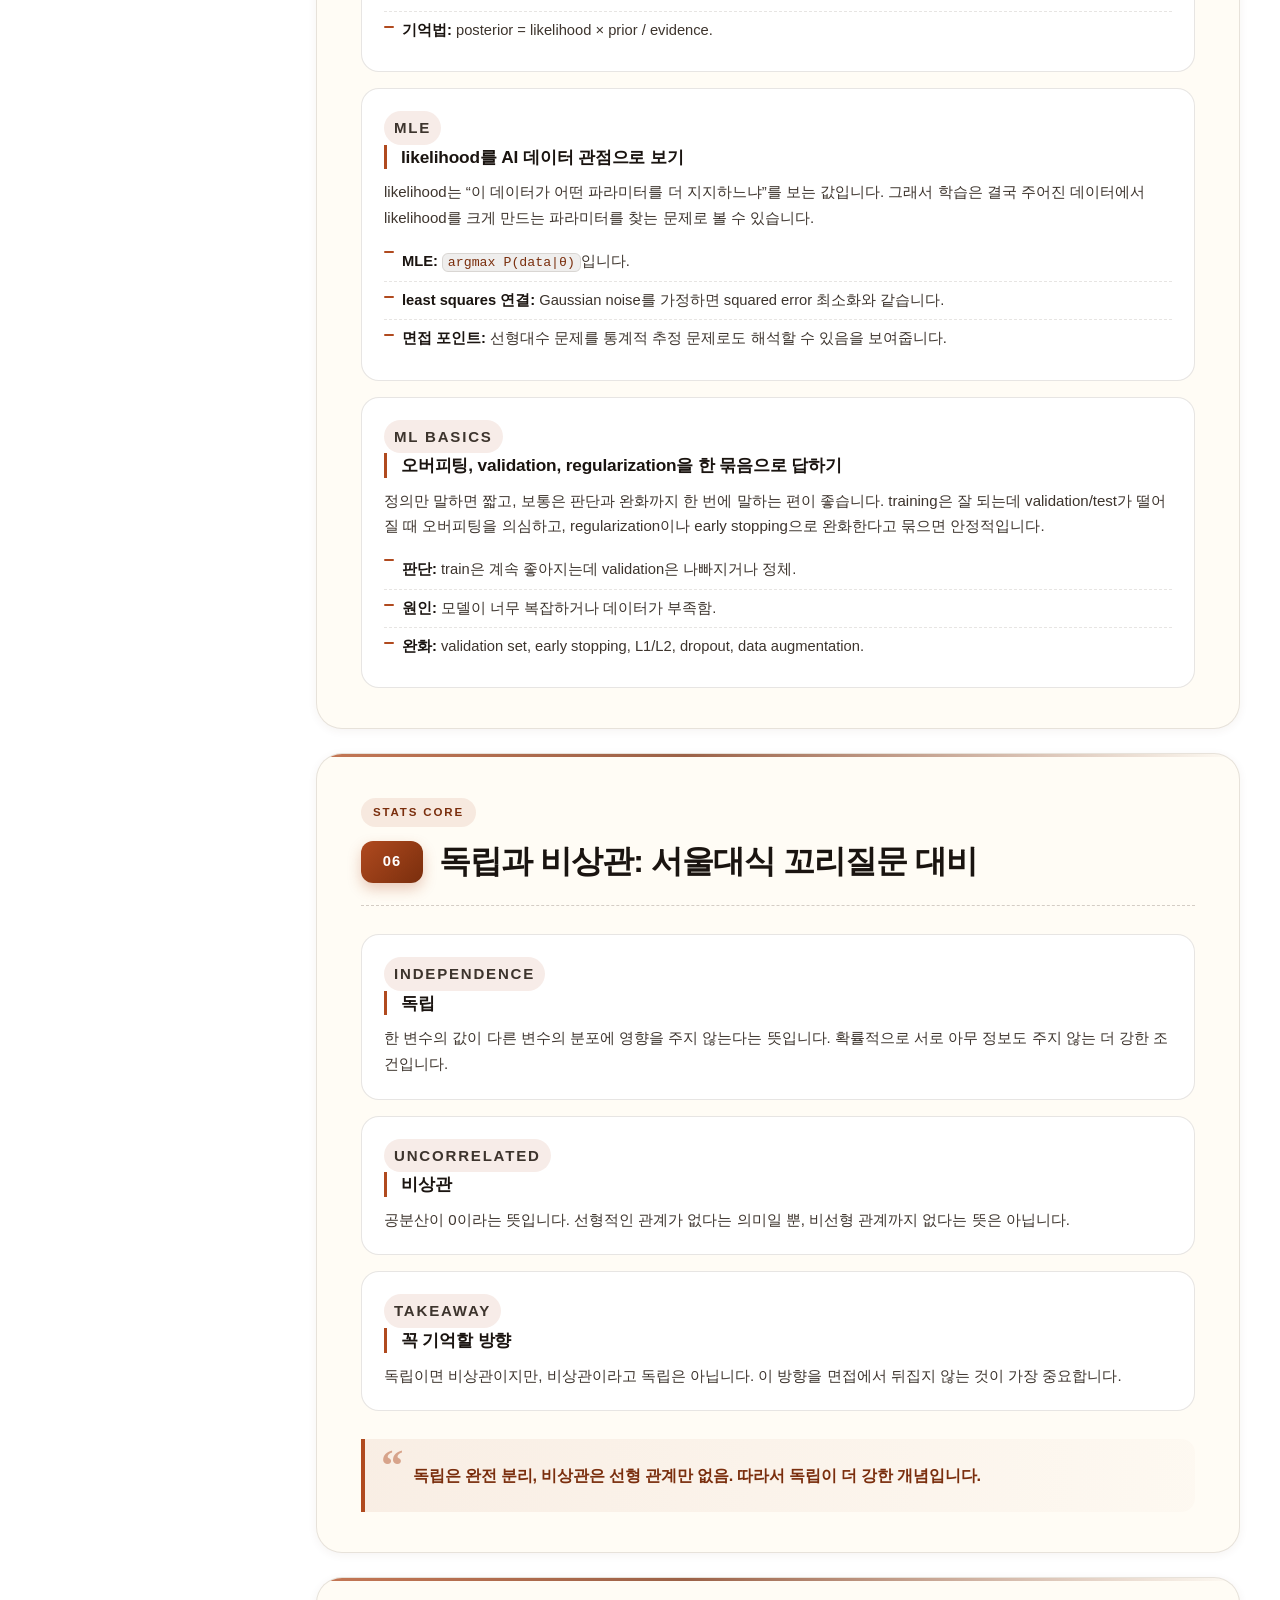
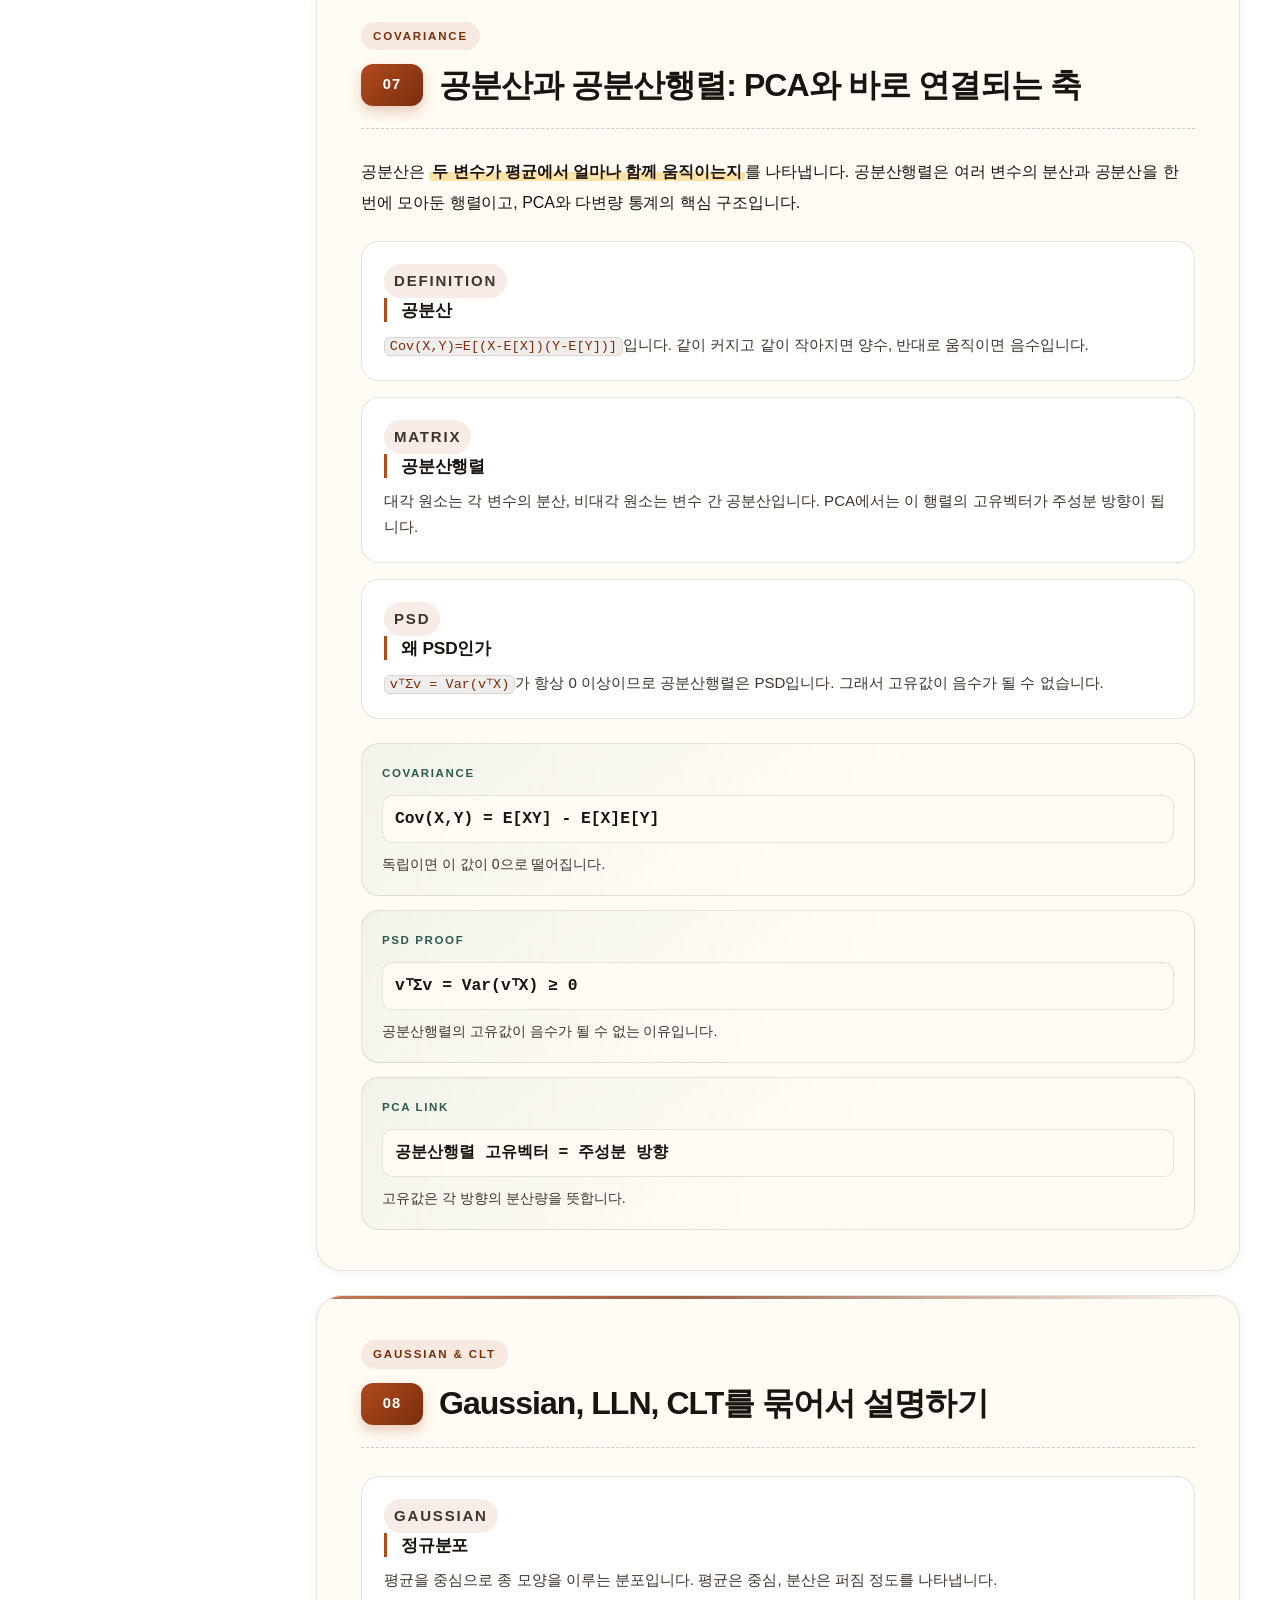
<file: probability-ml.html>
<!DOCTYPE html>
<html lang="ko">
<head>
  <meta charset="UTF-8">
  <meta name="viewport" content="width=device-width, initial-scale=1.0">
  <title>서울대 AI 확률통계·ML 기초 | myeonjeob</title>
  <meta
    name="description"
    content="서울대 AI 대학원 면접 대비 확률통계와 머신러닝 기초 개념, 질문 은행, 복습 도구를 정리한 페이지"
  >
  <link rel="preconnect" href="https://fonts.googleapis.com">
  <link rel="preconnect" href="https://fonts.gstatic.com" crossorigin>
  <link
    href="https://fonts.googleapis.com/css2?family=Song+Myung&family=SUIT:wght@400;500;600;700;800&display=swap"
    rel="stylesheet"
  >
  <link rel="stylesheet" href="styles.css">
</head>
<body class="oral-exam-page probability-ml-page">
  <div class="reading-progress" id="reading-progress"></div>
  <div class="page-shell">
    <header class="hero subject-hero">
      <nav class="topbar">
        <div class="brand">myeonjeob</div>
        <div class="topbar-links">
          <a href="index.html">홈으로</a>
          <a href="linear-algebra.html">선대 개요</a>
          <a href="linear-algebra-drill.html">선대 연습</a>
          <a class="is-current" href="probability-ml.html">확통·ML</a>
        </div>
      </nav>

      <div class="hero-content">
        <div class="hero-copy">
          <p class="eyebrow">Probability &amp; ML Basics</p>
          <h1>확통 꼬리질문과<br>ML 기본문제를<br>연습형으로 다시 묶었습니다</h1>
          <p class="hero-text">
            선형대수 구술고사를 선택해도 실제 면접에서는
            <span class="text-highlight">독립과 비상관, 공분산행렬, Gaussian, CLT, Bayes, likelihood, MLE, 오버피팅, validation, regularization</span>
            같은 질문이 자연스럽게 섞여 들어올 수 있습니다.
          </p>
          <div class="hero-actions">
            <a class="button primary" href="#question-bank-18">예상질문부터</a>
            <a class="button ghost" href="#difficulty">난이도 분석</a>
          </div>
          <div class="hero-strip">
            <article class="hero-stat">
              <strong>Question 18</strong>
              <span>확통·ML 기본 질문 18개를 질문과 답변 형식으로 넣었습니다.</span>
            </article>
            <article class="hero-stat">
              <strong>Mixed 10</strong>
              <span>서울대 스타일로 개념을 섞어 묻는 혼합질문 10개를 따로 연습합니다.</span>
            </article>
            <article class="hero-stat">
              <strong>Review Tool</strong>
              <span>질문만 보기, 체크, 미체크 5문제, 랜덤 1문제를 그대로 붙였습니다.</span>
            </article>
          </div>
        </div>

        <section class="hero-card focus-card">
          <p class="card-label">How To Use</p>
          <h2>이 페이지 쓰는 법</h2>
          <ul class="mini-points">
            <li>먼저 예상질문 18개를 질문만 보기로 한 번 돌립니다.</li>
            <li>막히는 개념은 아래 상세 메모에서 바로 다시 붙잡습니다.</li>
            <li>마지막엔 혼합질문 10개와 난이도별 모범 답변으로 마무리합니다.</li>
          </ul>
          <div class="focus-pills">
            <span>stats</span>
            <span>ml</span>
            <span>drill</span>
          </div>
        </section>
      </div>
    </header>

    <div class="article-layout">
      <aside class="article-toc">
        <p class="toc-label">목차</p>
        <ol class="toc-list">
          <li><a href="#priority">우선순위</a></li>
          <li><a href="#coverage">전체 기출 지도</a></li>
          <li><a href="#question-bank-18">예상질문 18</a></li>
          <li><a href="#checked-explained">체크 문항 해설</a></li>
          <li><a href="#deep-dive">막힌 개념 복습</a></li>
          <li><a href="#independence">독립과 비상관</a></li>
          <li><a href="#covariance">공분산과 공분산행렬</a></li>
          <li><a href="#gaussian-clt">Gaussian과 CLT</a></li>
          <li><a href="#bayes-mle">Bayes, likelihood, MLE</a></li>
          <li><a href="#overfitting">오버피팅과 validation</a></li>
          <li><a href="#optimization">GD, SGD, regularization</a></li>
          <li><a href="#mixed-bank">혼합질문 10</a></li>
          <li><a href="#difficulty">난이도 분석</a></li>
          <li><a href="#checklist">직전 체크</a></li>
        </ol>
      </aside>

      <main class="article-main">
        <section class="essay-section" id="priority">
          <div class="essay-intro">
            <p class="section-kicker">Priority</p>
            <h2>금요일 전까지 어디부터 봐야 하나</h2>
          </div>
          <p>
            선형대수를 선택했더라도 실제 면접은 <strong>선형대수 + 확통 + ML 기본</strong>을 섞어 보는 쪽에 가깝습니다.
            지금 기준으로는 전체 범위를 넓게 보는 것보다, <span class="text-highlight"><strong>자주 반복되는 확통 6개와 ML 기본 5개를 안정화</strong></span>하는 편이 훨씬 효율적입니다.
          </p>
          <div class="path-grid">
            <article class="path-card">
              <p class="concept-tag">Stats Core</p>
              <h3>확통 핵심 6개</h3>
              <p>독립, 비상관, 공분산, Gaussian, CLT, Bayes를 먼저 잡습니다. 이 축이 선형대수 꼬리질문과 가장 자주 붙습니다.</p>
              <div class="path-actions">
                <a class="button primary" href="#question-bank-18">질문부터 보기</a>
              </div>
            </article>
            <article class="path-card">
              <p class="concept-tag">ML Core</p>
              <h3>ML 기본 5개</h3>
              <p>오버피팅, validation, GD/SGD, regularization, logistic regression 정도만 안정화해도 답변이 훨씬 덜 흔들립니다.</p>
              <div class="path-actions">
                <a class="button primary" href="#overfitting">바로 읽기</a>
              </div>
            </article>
            <article class="path-card">
              <p class="concept-tag">Drill</p>
              <h3>체크형 복습 모드</h3>
              <p>질문만 보기, 답변 같이 보기, 미체크만 보기, 랜덤 1문제, 미체크 5문제를 그대로 붙여서 짧게 반복할 수 있게 만들었습니다.</p>
              <div class="path-actions">
                <a class="button primary" href="#mixed-bank">혼합질문으로</a>
              </div>
            </article>
          </div>
          <div class="routine-strip">
            <article class="routine-step">
              <span>1</span>
              <p>독립과 비상관</p>
            </article>
            <article class="routine-step">
              <span>2</span>
              <p>공분산행렬과 PSD</p>
            </article>
            <article class="routine-step">
              <span>3</span>
              <p>Gaussian, CLT, Bayes</p>
            </article>
            <article class="routine-step">
              <span>4</span>
              <p>likelihood, MLE, least squares</p>
            </article>
            <article class="routine-step">
              <span>5</span>
              <p>오버피팅, validation, regularization</p>
            </article>
          </div>
        </section>

        <section class="essay-section" id="coverage">
          <div class="essay-intro">
            <p class="section-kicker">Coverage Map</p>
            <h2>전체 기출 지도: 빠진 것 없이 한 번에 보기</h2>
          </div>
          <p>
            이 페이지는 확통·ML 중심이지만, 실제로 모은 질문 범위는 그보다 넓습니다.
            그래서 <span class="text-highlight"><strong>선형대수, 확통, 최적화·ML, 딥러닝, 프로그래밍, 연구 질문</strong></span>을 한 번에 볼 수 있게 전체 지도를 따로 붙여둡니다.
          </p>
          <div class="bridge-grid bridge-grid-single">
            <article class="bridge-card">
              <p class="concept-tag">Linear Algebra</p>
              <h3>선형대수 축</h3>
              <ul class="detail-list compact">
                <li>rank, basis, vector space, inverse, eigenvalue / eigenvector</li>
                <li>PCA, SVD, determinant의 의미, trace, null space, four spaces</li>
                <li>Similar matrix는 eigen value가 같은가</li>
                <li><code>F-norm</code>과 singular value</li>
                <li><code>det(A)</code>가 고윳값의 합인가 같은 함정형 질문</li>
                <li>이 축은 [linear-algebra-theory.html](/Users/jhw/Desktop/web/myeonjeob/linear-algebra-theory.html) 쪽에 고난도 보강까지 붙였습니다.</li>
              </ul>
            </article>
            <article class="bridge-card">
              <p class="concept-tag">Statistics</p>
              <h3>확률통계 축</h3>
              <ul class="detail-list compact">
                <li>independence, uncorrelated, <code>E[XY]=E[X]E[Y]</code></li>
                <li>Gaussian / Normal distribution</li>
                <li>conditional distribution, covariance matrix</li>
                <li>CLT, LLN, Bayes rule, likelihood, MLE</li>
              </ul>
            </article>
            <article class="bridge-card">
              <p class="concept-tag">Optimization &amp; ML</p>
              <h3>최적화·ML 기본 축</h3>
              <ul class="detail-list compact">
                <li>overfitting 정의, 판단, 원인, 완화</li>
                <li>validation data, GD vs SGD, SGD 이후 optimizer</li>
                <li>logistic regression, loss와 학습 과정</li>
                <li>L1 vs L2 regularization, convexity, 데이터가 적을 때</li>
                <li>지도학습 vs 비지도학습, AI vs ML vs DL</li>
              </ul>
            </article>
            <article class="bridge-card">
              <p class="concept-tag">Deep Learning</p>
              <h3>딥러닝 구조 질문 축</h3>
              <ul class="detail-list compact">
                <li>Transformer, self-attention, ViT</li>
                <li>conv layer vs FC layer</li>
                <li>skip-connection이 좋은 이유</li>
                <li>1x1 conv의 의미</li>
                <li>DL이 더 좋아도 왜 ML을 여전히 쓰는가</li>
              </ul>
            </article>
            <article class="bridge-card">
              <p class="concept-tag">Programming</p>
              <h3>프로그래밍 상식 축</h3>
              <ul class="detail-list compact">
                <li>list vs dictionary</li>
                <li>pointer, linked list</li>
                <li>numpy array와 list의 더하기 차이</li>
                <li>역행렬 시간복잡도 같은 기초 계산 질문</li>
              </ul>
            </article>
            <article class="bridge-card">
              <p class="concept-tag">Research</p>
              <h3>연구 적합성 축</h3>
              <ul class="detail-list compact">
                <li>연구를 위해 준비해야 할 것</li>
                <li>관심 연구 방향</li>
                <li>자기지도학습 관련 논문을 읽어봤는가</li>
                <li>왜 대학원에 오려는가, 앞으로 뭘 공부할 것인가</li>
              </ul>
            </article>
          </div>
        </section>

        <section class="essay-section review-bank-section" id="question-bank-18">
          <div class="essay-intro">
            <p class="section-kicker">Question Bank 18</p>
            <h2>확통·ML 예상질문 18개</h2>
          </div>
          <p>이 섹션은 선형대수 문제연습 페이지처럼 <strong>질문 + 답변 + 체크형 복습</strong>으로 바로 돌릴 수 있게 만들었습니다. 아래에 이어지는 `체크 문항 상세 해설`은 특히 헷갈리기 쉬운 문항을 예시까지 붙여 풀어쓴 영역입니다.</p>
          <div class="question-bank-grid">
            <article class="question-bank-card">
              <span class="question-bank-no">01</span>
              <h3>독립과 비상관의 차이는 무엇인가요?</h3>
              <p><strong>답변:</strong> 독립은 한 변수의 값이 다른 변수의 분포에 영향을 주지 않는다는 뜻이고, 비상관은 공분산이 0이라 선형적인 관계가 없다는 뜻입니다. 독립이면 비상관이지만, 비상관이라고 독립은 아닙니다.</p>
            </article>
            <article class="question-bank-card">
              <span class="question-bank-no">02</span>
              <h3>독립이면 왜 <code>E[XY]=E[X]E[Y]</code>인가요?</h3>
              <p><strong>답변:</strong> 독립이면 결합확률 또는 결합밀도가 주변확률의 곱으로 분리됩니다. 그래서 <code>E[XY]</code>를 계산할 때 합이나 적분이 두 부분으로 나뉘어 결국 <code>E[X]E[Y]</code>가 됩니다.</p>
            </article>
            <article class="question-bank-card">
              <span class="question-bank-no">03</span>
              <h3>비상관인데 독립이 아닌 예시는 무엇인가요?</h3>
              <p><strong>답변:</strong> 대표 예시는 <code>Y = X²</code>입니다. 이 경우 <code>Y</code>는 <code>X</code>에 강하게 의존하므로 독립은 아니지만, 대칭적인 분포에서는 공분산이 0이 되어 비상관일 수 있습니다.</p>
            </article>
            <article class="question-bank-card">
              <span class="question-bank-no">04</span>
              <h3>공분산은 무엇인가요?</h3>
              <p><strong>답변:</strong> 공분산은 두 변수가 평균에서 함께 얼마나 움직이는지를 나타냅니다. <code>Cov(X,Y)=E[(X-E[X])(Y-E[Y])]</code>이고, 같이 커지고 같이 작아지면 양수, 반대로 움직이면 음수입니다.</p>
            </article>
            <article class="question-bank-card">
              <span class="question-bank-no">05</span>
              <h3>왜 독립이면 공분산이 0인가요?</h3>
              <p><strong>답변:</strong> 공분산은 <code>Cov(X,Y)=E[XY]-E[X]E[Y]</code>인데, 독립이면 <code>E[XY]=E[X]E[Y]</code>이므로 공분산이 0이 됩니다. 다만 그 역은 일반적으로 성립하지 않습니다.</p>
            </article>
            <article class="question-bank-card">
              <span class="question-bank-no">06</span>
              <h3>공분산행렬은 무엇이고 왜 중요한가요?</h3>
              <p><strong>답변:</strong> 공분산행렬은 여러 변수의 분산과 공분산을 모아둔 행렬입니다. 대각은 각 변수의 분산, 비대각은 변수 간 공분산이고, PCA나 다변량 정규분포를 설명할 때 핵심 역할을 합니다.</p>
            </article>
            <article class="question-bank-card">
              <span class="question-bank-no">07</span>
              <h3>공분산행렬이 왜 PSD인가요?</h3>
              <p><strong>답변:</strong> 임의의 벡터 <code>v</code>에 대해 <code>vᵀΣv = Var(vᵀX)</code>가 되는데 분산은 항상 0 이상입니다. 따라서 공분산행렬은 PSD이고 고유값이 음수가 될 수 없습니다.</p>
            </article>
            <article class="question-bank-card">
              <span class="question-bank-no">08</span>
              <h3>정규분포(Gaussian distribution)는 무엇인가요?</h3>
              <p><strong>답변:</strong> 평균을 중심으로 종 모양을 이루는 분포입니다. 평균이 중심을, 분산이 퍼짐 정도를 결정하고, 통계와 ML에서 잡음 모델과 근사 분포로 자주 쓰입니다.</p>
            </article>
            <article class="question-bank-card">
              <span class="question-bank-no">09</span>
              <h3>대수의 법칙과 중심극한정리 차이는 무엇인가요?</h3>
              <p><strong>답변:</strong> 대수의 법칙은 표본평균이 진짜 평균으로 수렴한다는 정리고, 중심극한정리는 표본평균의 분포가 충분히 큰 샘플 수에서 정규분포에 가까워진다는 정리입니다. 즉 하나는 수렴, 다른 하나는 분포 모양을 말합니다.</p>
            </article>
            <article class="question-bank-card">
              <span class="question-bank-no">10</span>
              <h3>Bayes rule은 무엇인가요?</h3>
              <p><strong>답변:</strong> <code>P(A|B)=P(B|A)P(A)/P(B)</code>로, 새로운 정보 <code>B</code>를 관측한 뒤 가설 <code>A</code>의 확률을 업데이트하는 공식입니다. prior, likelihood, posterior 관계로 설명하면 좋습니다.</p>
            </article>
            <article class="question-bank-card">
              <span class="question-bank-no">11</span>
              <h3>likelihood는 무엇인가요?</h3>
              <p><strong>답변:</strong> likelihood는 어떤 파라미터가 주어졌을 때 지금 본 데이터가 얼마나 그럴듯한지를 나타내는 값입니다. AI에서는 <code>P(data|θ)</code>를 크게 만드는 파라미터를 찾는 MLE와 바로 연결됩니다.</p>
            </article>
            <article class="question-bank-card">
              <span class="question-bank-no">12</span>
              <h3>왜 least squares가 Gaussian noise 아래 MLE가 되나요?</h3>
              <p><strong>답변:</strong> <code>y=Ax+ε</code>에서 <code>ε ~ N(0,σ²I)</code>라고 가정하면 likelihood가 <code>exp(-||y-Ax||²/2σ²)</code> 꼴이 됩니다. 따라서 likelihood를 최대화하는 것은 squared error를 최소화하는 것과 같아집니다.</p>
            </article>
            <article class="question-bank-card">
              <span class="question-bank-no">13</span>
              <h3>오버피팅이란 무엇인가요?</h3>
              <p><strong>답변:</strong> 모델이 학습 데이터의 본질적 패턴뿐 아니라 노이즈까지 과도하게 학습해서 training 성능은 높지만 validation이나 test 성능은 떨어지는 현상입니다.</p>
            </article>
            <article class="question-bank-card">
              <span class="question-bank-no">14</span>
              <h3>Validation data는 왜 필요한가요?</h3>
              <p><strong>답변:</strong> 학습에 직접 쓰지 않은 데이터에서 일반화 성능을 확인하기 위해 필요합니다. early stopping이나 하이퍼파라미터 조정의 기준점 역할도 합니다.</p>
            </article>
            <article class="question-bank-card">
              <span class="question-bank-no">15</span>
              <h3>GD와 SGD 차이는 무엇인가요?</h3>
              <p><strong>답변:</strong> GD는 전체 데이터를 보고 한 번 업데이트하고, SGD는 샘플 또는 미니배치 단위로 자주 업데이트합니다. SGD는 noisy하지만 빠르고 큰 데이터에서 실용적이며 일반화에 유리한 경우가 많습니다.</p>
            </article>
            <article class="question-bank-card">
              <span class="question-bank-no">16</span>
              <h3>L1과 L2 regularization 차이는 무엇인가요?</h3>
              <p><strong>답변:</strong> L1은 절댓값 패널티를 넣어 일부 가중치를 0으로 보내는 sparse한 해를 유도하고, L2는 제곱 패널티로 가중치를 전체적으로 작게 줄이는 shrinkage를 만듭니다.</p>
            </article>
            <article class="question-bank-card">
              <span class="question-bank-no">17</span>
              <h3>PCA로 차원축소하는 과정을 설명해보세요.</h3>
              <p><strong>답변:</strong> 데이터를 중심화한 뒤 공분산행렬을 만들고, 그 고유벡터 중 분산이 큰 방향을 주성분으로 선택해 그 축으로 투영합니다. 같은 내용을 데이터행렬의 SVD로도 설명할 수 있습니다.</p>
            </article>
            <article class="question-bank-card">
              <span class="question-bank-no">18</span>
              <h3>로지스틱 회귀란 무엇인가요?</h3>
              <p><strong>답변:</strong> 선형결합을 시그모이드 함수에 넣어 이진분류 확률을 모델링하는 방법입니다. 보통 cross-entropy loss를 최소화하도록 gradient descent로 학습합니다.</p>
            </article>
          </div>
        </section>

        <section class="essay-section" id="checked-explained">
          <div class="essay-intro">
            <p class="section-kicker">Checked Questions</p>
            <h2>체크로 남겨둔 문항 상세 해설</h2>
          </div>
          <p>아래 6개는 면접에서 정의만 외우면 바로 흔들리기 쉬운 문항입니다. 각 카드마다 <strong>왜 그런지, 어떤 예시로 기억하면 좋은지, 면접에서 어떻게 말하면 되는지</strong>를 같이 적어뒀습니다.</p>
          <div class="bridge-grid bridge-grid-single">
            <article class="bridge-card">
              <p class="concept-tag">Q05</p>
              <h3>왜 독립이면 공분산이 0인가요?</h3>
              <p>공분산은 두 변수가 평균에서 얼마나 함께 움직이는지 보는 값입니다. 식으로는 <code>Cov(X,Y)=E[XY]-E[X]E[Y]</code>이고, 독립이면 결합분포가 주변분포의 곱으로 분리되므로 <code>E[XY]=E[X]E[Y]</code>가 됩니다. 그래서 공분산이 0이 됩니다.</p>
              <ul class="detail-list compact">
                <li><strong>직관:</strong> 독립이면 <code>X</code>를 안다고 해서 <code>Y</code>가 커질지 작아질지 아무 정보가 늘지 않습니다. 그래서 평균적으로 “같이 움직이는 효과”가 사라집니다.</li>
                <li><strong>간단한 예시:</strong> 동전 결과와 주사위 결과는 독립입니다. 동전이 앞면이라고 해서 주사위 눈의 평균이 바뀌지 않으므로 공분산이 0입니다.</li>
                <li><strong>주의:</strong> 공분산이 0이라고 해서 독립은 아닙니다. <code>Y=X²</code>처럼 비선형 관계는 남을 수 있습니다.</li>
                <li><strong>면접용 답변:</strong> 공분산은 <code>E[XY]-E[X]E[Y]</code>인데, 독립이면 <code>E[XY]</code>가 두 평균의 곱으로 분리되므로 공분산이 0이 됩니다. 다만 그 역은 일반적으로 성립하지 않습니다.</li>
              </ul>
            </article>

            <article class="bridge-card">
              <p class="concept-tag">Q07</p>
              <h3>공분산행렬이 왜 PSD인가요?</h3>
              <p>공분산행렬을 <code>Σ</code>라고 하면 임의의 벡터 <code>v</code>에 대해 <code>vᵀΣv = Var(vᵀX)</code>가 됩니다. 여기서 <code>vᵀX</code>는 여러 변수를 한 방향으로 눌러 만든 1차원 확률변수이고, 분산은 항상 0 이상이므로 <code>vᵀΣv ≥ 0</code>입니다. 그래서 공분산행렬은 PSD입니다.</p>
              <ul class="detail-list compact">
                <li><strong><code>vᵀX</code>가 뭔가:</strong> 만약 <code>X=[X₁, X₂]ᵀ</code>, <code>v=[a,b]ᵀ</code>라면 <code>vᵀX = aX₁ + bX₂</code>입니다. 즉 원래 여러 변수를 가중합해서 만든 새로운 1차원 확률변수입니다.</li>
                <li><strong>왜 “한 방향으로 본다”고 하나:</strong> 2차원 점들을 벡터 <code>v</code> 방향으로 투영해서 숫자 하나로 바꾼다고 생각하면 됩니다. <code>v=[1,0]</code>이면 x축만 보고, <code>v=[0,1]</code>이면 y축만 보고, <code>v=[1,1]</code>이면 대각선 방향을 보는 셈입니다.</li>
                <li><strong>직관:</strong> 어떤 방향으로 데이터를 바라보든 그 방향의 퍼짐 정도, 즉 분산은 음수가 될 수 없습니다. 그래서 모든 <code>v</code>에 대해 <code>vᵀΣv</code>가 0 이상입니다.</li>
                <li><strong>2차원 식으로 보면:</strong> <code>Σ=[[Var(X₁), Cov(X₁,X₂)], [Cov(X₁,X₂), Var(X₂)]]</code>일 때 <code>v=[a,b]ᵀ</code>라면 <code>vᵀΣv = a²Var(X₁) + 2abCov(X₁,X₂) + b²Var(X₂)</code>인데, 이게 정확히 <code>Var(aX₁+bX₂)</code>와 같습니다.</li>
                <li><strong>예시:</strong> 2차원 데이터에서 <code>v=[1,1]ᵀ</code>를 택하면 <code>vᵀX = X₁ + X₂</code>입니다. 즉 두 변수를 더한 방향으로 본 새 변수이고, 그 분산이 바로 <code>vᵀΣv</code>입니다.</li>
                <li><strong>왜 중요하나:</strong> 그래서 공분산행렬의 고유값은 음수가 될 수 없고, PCA에서 고유값을 각 방향의 분산량으로 해석할 수 있습니다.</li>
                <li><strong>면접용 답변:</strong> 공분산행렬은 임의의 <code>v</code>에 대해 <code>vᵀΣv = Var(vᵀX)</code>이고 분산은 항상 0 이상이므로 PSD입니다. 따라서 고유값도 음수가 될 수 없습니다.</li>
              </ul>
            </article>

            <article class="bridge-card">
              <p class="concept-tag">Q12</p>
              <h3>왜 least squares가 Gaussian noise 아래 MLE가 되나요?</h3>
              <p>선형회귀 모델을 <code>y = Ax + ε</code>로 두고, 오차가 <code>ε ~ N(0,σ²I)</code>라고 가정하면 데이터가 파라미터 <code>x</code> 아래에서 나올 likelihood가 <code>exp(-||y-Ax||²/(2σ²))</code> 꼴이 됩니다. 따라서 likelihood를 최대화하는 것은 곧 제곱오차 <code>||y-Ax||²</code>를 최소화하는 것과 같습니다.</p>
              <ul class="detail-list compact">
                <li><strong>직관:</strong> Gaussian noise는 “오차가 작을수록 훨씬 더 그럴듯하다”는 모델입니다. 그래서 가능도를 가장 크게 만들면 결국 제곱오차를 가장 작게 만드는 것과 같아집니다.</li>
                <li><strong>AI 관점:</strong> 선형대수의 최소제곱 문제를 통계적으로는 최대우도추정 문제로 해석할 수 있다는 뜻입니다.</li>
                <li><strong>예시:</strong> 회귀직선을 그을 때 점들과 선 사이의 제곱오차합을 최소화하는 것이, Gaussian 잡음을 가정했을 때 가장 가능도 높은 직선을 찾는 것과 같습니다.</li>
                <li><strong>면접용 답변:</strong> <code>y=Ax+ε</code>, <code>ε ~ N(0,σ²I)</code>이면 likelihood가 <code>exp(-||y-Ax||²/(2σ²))</code>가 되므로 likelihood 최대화와 squared error 최소화가 같아집니다.</li>
              </ul>
            </article>

            <article class="bridge-card">
              <p class="concept-tag">Q16</p>
              <h3>L1과 L2 regularization 차이는 무엇인가요?</h3>
              <p>둘 다 loss에 패널티를 더해 모델이 지나치게 복잡해지는 것을 막는 방법입니다. L1은 절댓값 합 <code>Σ|w_i|</code>를, L2는 제곱합 <code>Σw_i²</code>를 패널티로 더합니다.</p>
              <ul class="detail-list compact">
                <li><strong>L1 직관:</strong> 필요 없는 가중치는 아예 0으로 보내는 경향이 커서 sparse한 해를 만듭니다.</li>
                <li><strong>L2 직관:</strong> 가중치를 한꺼번에 부드럽게 줄여서 전체 모델을 덜 과하게 만듭니다.</li>
                <li><strong>예시:</strong> feature가 100개인데 진짜 중요한 feature가 몇 개 안 되면 L1은 나머지를 0으로 잘 날릴 수 있고, L2는 모든 feature를 조금씩 남긴 채 크기만 줄이는 쪽에 가깝습니다.</li>
                <li><strong>면접용 답변:</strong> L1은 절댓값 패널티라 sparse한 해를 유도하고, L2는 제곱 패널티라 가중치를 전체적으로 작게 만드는 shrinkage를 유도합니다.</li>
              </ul>
            </article>

            <article class="bridge-card">
              <p class="concept-tag">Q17</p>
              <h3>PCA로 차원축소하는 과정을 설명해보세요.</h3>
              <p>PCA는 데이터가 가장 많이 퍼져 있는 방향을 찾아 그 축만 남겨 차원을 줄이는 방법입니다. 과정을 말할 때는 중심화, 공분산행렬, 고유값/고유벡터, 투영 순서로 설명하면 안정적입니다.</p>
              <ul class="detail-list compact">
                <li><strong>1단계 중심화:</strong> 각 feature에서 평균을 빼서 데이터를 원점 기준으로 맞춥니다.</li>
                <li><strong>2단계 공분산행렬:</strong> 어떤 방향으로 분산이 큰지 보기 위해 공분산행렬을 만듭니다.</li>
                <li><strong>3단계 고유값분해:</strong> 고유벡터는 주성분 방향, 고유값은 그 방향의 분산량입니다.</li>
                <li><strong>4단계 투영:</strong> 고유값이 큰 방향 몇 개만 골라 그 축으로 데이터를 투영하면 차원이 줄어듭니다.</li>
                <li><strong>왜 중심화하나:</strong> PCA는 평균 위치가 아니라 순수한 퍼짐 방향을 보고 싶기 때문입니다. 평균을 안 빼면 데이터가 어디에 놓여 있는지와 어떻게 퍼져 있는지가 섞여버립니다.</li>
                <li><strong>안 하면 어떻게 되나:</strong> 데이터가 <code>(10,1), (10,2), (10,3)</code>처럼 세로로 퍼져 있어도 중심화를 하지 않으면 <code>x=10</code>이라는 큰 평균값 때문에 PCA가 실제 퍼짐 방향인 <code>y</code>축 대신 <code>x</code>축 쪽을 더 중요하게 볼 수 있습니다.</li>
                <li><strong>예시:</strong> 점들이 거의 대각선 줄 모양으로 퍼져 있으면 2차원 데이터를 대각선 방향 1개 축으로만 옮겨도 정보가 대부분 남습니다.</li>
                <li><strong>숫자 예시:</strong> 데이터가 <code>(1,1), (2,2), (3,3)</code>라면 평균은 <code>(2,2)</code>이고 중심화하면 <code>(-1,-1), (0,0), (1,1)</code>입니다. 공분산행렬은 대략 <code>[[1,1],[1,1]]</code> 꼴이 되고, 가장 큰 고유벡터는 <code>[1,1]</code> 방향입니다. 즉 점들이 대각선 방향으로만 퍼져 있으므로 그 축 하나만 남겨 2차원을 1차원으로 줄일 수 있습니다.</li>
                <li><strong>SVD 연결:</strong> 같은 과정을 중심화된 데이터행렬의 SVD로도 설명할 수 있습니다.</li>
              </ul>
            </article>

            <article class="bridge-card">
              <p class="concept-tag">Q18</p>
              <h3>로지스틱 회귀란 무엇인가요?</h3>
              <p>로지스틱 회귀는 이진분류 문제에서 확률을 모델링하는 방법입니다. 입력의 선형결합 <code>wᵀx+b</code>를 만든 뒤 시그모이드 함수에 넣어 <code>P(y=1|x)</code>를 출력합니다.</p>
              <ul class="detail-list compact">
                <li><strong>핵심 식:</strong> <code>P(y=1|x)=σ(wᵀx+b)</code>, <code>σ(z)=1/(1+e^{-z})</code>.</li>
                <li><strong>왜 분류 문제인가:</strong> 출력이 0과 1 사이 확률이라서 “이 샘플이 클래스 1일 가능성”으로 읽을 수 있습니다.</li>
                <li><strong>왜 cross-entropy를 쓰나:</strong> 확률 모델의 likelihood 최대화와 자연스럽게 연결되기 때문입니다.</li>
                <li><strong>예시:</strong> 이메일의 단어 빈도를 feature로 넣고 spam일 확률을 예측하는 모델로 생각하면 쉽습니다.</li>
                <li><strong>숫자 예시:</strong> feature가 하나이고 <code>w=2</code>, <code>b=-3</code>, 입력이 <code>x=2</code>라면 선형결합은 <code>z = wx+b = 2×2-3 = 1</code>입니다. 시그모이드를 넣으면 <code>σ(1) ≈ 0.73</code>이라서 클래스 1일 확률을 약 73%로 예측합니다. 반대로 <code>x=0</code>이면 <code>z=-3</code>, <code>σ(-3) ≈ 0.047</code>이므로 클래스 1 확률이 약 4.7%밖에 안 됩니다.</li>
                <li><strong>면접용 답변:</strong> 로지스틱 회귀는 선형결합을 시그모이드 함수에 넣어 이진분류 확률을 모델링하는 방법이고, 보통 cross-entropy loss를 최소화하도록 gradient descent 계열로 학습합니다.</li>
              </ul>
            </article>
          </div>
        </section>

        <section class="essay-section" id="deep-dive">
          <div class="essay-intro">
            <p class="section-kicker">Detailed Notes</p>
            <h2>우리 대화에서 막혔던 개념 빠른 복습</h2>
          </div>
          <p>아래는 질문을 풀다가 자주 멈추던 지점을 바로 다시 붙잡을 수 있게 만든 상세 메모입니다. 이론서처럼 길게 늘이지 않고, <strong>면접에서 바로 말할 핵심 + 직관 + 예시</strong>만 남겼습니다.</p>
          <div class="bridge-grid bridge-grid-single">
            <article class="bridge-card">
              <p class="concept-tag">Independence</p>
              <h3>독립과 비상관을 직관적으로 기억하는 법</h3>
              <p>독립은 아예 서로 정보를 주지 않는 더 강한 개념이고, 비상관은 선형 관계만 없다는 뜻입니다. 그래서 독립이면 비상관이지만, 비상관이라고 독립은 아닙니다.</p>
              <ul class="detail-list compact">
                <li><strong>기억법:</strong> 독립은 완전 분리, 비상관은 직선 관계만 없음.</li>
                <li><strong>반례:</strong> <code>Y = X²</code>는 비상관일 수 있지만 독립은 아닙니다.</li>
                <li><strong>예외:</strong> jointly Gaussian이면 결합분포가 평균과 공분산으로 완전히 결정되므로, 공분산이 0이면 결합분포가 주변분포의 곱으로 분리되어 독립이 됩니다.</li>
              </ul>
            </article>
            <article class="bridge-card">
              <p class="concept-tag">Covariance</p>
              <h3>공분산과 공분산행렬을 감으로 잡기</h3>
              <p>공분산은 두 변수가 평균에서 함께 움직이는 정도입니다. 공분산행렬은 그 관계를 여러 변수로 확장한 것이고, PCA와 다변량 정규분포에 바로 연결됩니다.</p>
              <ul class="detail-list compact">
                <li><strong>독립이면 공분산 0:</strong> <code>Cov(X,Y)=E[XY]-E[X]E[Y]</code>에서 독립이면 두 항이 같아집니다.</li>
                <li><strong>PSD 이유:</strong> <code>vᵀΣv = Var(vᵀX)</code>라서 항상 0 이상입니다.</li>
                <li><strong>예시:</strong> 중심화된 데이터가 <code>(-1,-2),(0,0),(1,2)</code>면 샘플 공분산행렬은 <code>[[1,2],[2,4]]</code> 꼴이 됩니다.</li>
              </ul>
            </article>
            <article class="bridge-card">
              <p class="concept-tag">Gaussian &amp; CLT</p>
              <h3>LLN과 CLT는 왜 다른가</h3>
              <p>둘 다 표본평균을 보지만, 말하는 포인트가 다릅니다. 대수의 법칙은 평균이 어디로 가는지, 중심극한정리는 그 평균이 어떤 모양으로 흔들리는지 설명합니다.</p>
              <ul class="detail-list compact">
                <li><strong>LLN:</strong> 표본평균이 진짜 평균으로 갑니다.</li>
                <li><strong>CLT:</strong> 표본평균의 분포가 정규분포처럼 보입니다.</li>
                <li><strong>주의:</strong> 원래 데이터가 정규분포가 된다는 뜻은 아닙니다.</li>
              </ul>
            </article>
            <article class="bridge-card">
              <p class="concept-tag">Bayes</p>
              <h3><code>P(A|B)</code>와 <code>P(B|A)</code>를 헷갈리지 않는 법</h3>
              <p>베이즈 룰은 새로운 증거를 본 뒤 확률을 업데이트하는 공식입니다. 양성일 때 질병일 확률과, 질병일 때 양성이 나올 확률은 완전히 다른 질문입니다.</p>
              <ul class="detail-list compact">
                <li><strong>likelihood:</strong> 가설이 맞다고 할 때 지금 데이터가 얼마나 그럴듯한가.</li>
                <li><strong>posterior:</strong> 데이터를 본 뒤 업데이트된 가설의 확률.</li>
                <li><strong>기억법:</strong> posterior = likelihood × prior / evidence.</li>
              </ul>
            </article>
            <article class="bridge-card">
              <p class="concept-tag">MLE</p>
              <h3>likelihood를 AI 데이터 관점으로 보기</h3>
              <p>likelihood는 “이 데이터가 어떤 파라미터를 더 지지하느냐”를 보는 값입니다. 그래서 학습은 결국 주어진 데이터에서 likelihood를 크게 만드는 파라미터를 찾는 문제로 볼 수 있습니다.</p>
              <ul class="detail-list compact">
                <li><strong>MLE:</strong> <code>argmax P(data|θ)</code>입니다.</li>
                <li><strong>least squares 연결:</strong> Gaussian noise를 가정하면 squared error 최소화와 같습니다.</li>
                <li><strong>면접 포인트:</strong> 선형대수 문제를 통계적 추정 문제로도 해석할 수 있음을 보여줍니다.</li>
              </ul>
            </article>
            <article class="bridge-card">
              <p class="concept-tag">ML Basics</p>
              <h3>오버피팅, validation, regularization을 한 묶음으로 답하기</h3>
              <p>정의만 말하면 짧고, 보통은 판단과 완화까지 한 번에 말하는 편이 좋습니다. training은 잘 되는데 validation/test가 떨어질 때 오버피팅을 의심하고, regularization이나 early stopping으로 완화한다고 묶으면 안정적입니다.</p>
              <ul class="detail-list compact">
                <li><strong>판단:</strong> train은 계속 좋아지는데 validation은 나빠지거나 정체.</li>
                <li><strong>원인:</strong> 모델이 너무 복잡하거나 데이터가 부족함.</li>
                <li><strong>완화:</strong> validation set, early stopping, L1/L2, dropout, data augmentation.</li>
              </ul>
            </article>
          </div>
        </section>

        <section class="essay-section" id="independence">
          <div class="essay-intro">
            <p class="section-kicker">Stats Core</p>
            <h2>독립과 비상관: 서울대식 꼬리질문 대비</h2>
          </div>
          <div class="compare-grid">
            <article class="compare-card">
              <p class="concept-tag">Independence</p>
              <h3>독립</h3>
              <p>한 변수의 값이 다른 변수의 분포에 영향을 주지 않는다는 뜻입니다. 확률적으로 서로 아무 정보도 주지 않는 더 강한 조건입니다.</p>
            </article>
            <article class="compare-card">
              <p class="concept-tag">Uncorrelated</p>
              <h3>비상관</h3>
              <p>공분산이 0이라는 뜻입니다. 선형적인 관계가 없다는 의미일 뿐, 비선형 관계까지 없다는 뜻은 아닙니다.</p>
            </article>
            <article class="compare-card">
              <p class="concept-tag">Takeaway</p>
              <h3>꼭 기억할 방향</h3>
              <p>독립이면 비상관이지만, 비상관이라고 독립은 아닙니다. 이 방향을 면접에서 뒤집지 않는 것이 가장 중요합니다.</p>
            </article>
          </div>
          <blockquote class="study-quote">
            독립은 완전 분리, 비상관은 선형 관계만 없음. 따라서 독립이 더 강한 개념입니다.
          </blockquote>
        </section>

        <section class="essay-section" id="covariance">
          <div class="essay-intro">
            <p class="section-kicker">Covariance</p>
            <h2>공분산과 공분산행렬: PCA와 바로 연결되는 축</h2>
          </div>
          <p>
            공분산은 <span class="text-highlight"><strong>두 변수가 평균에서 얼마나 함께 움직이는지</strong></span>를 나타냅니다.
            공분산행렬은 여러 변수의 분산과 공분산을 한 번에 모아둔 행렬이고, PCA와 다변량 통계의 핵심 구조입니다.
          </p>
          <div class="bridge-grid">
            <article class="bridge-card">
              <p class="concept-tag">Definition</p>
              <h3>공분산</h3>
              <p><code>Cov(X,Y)=E[(X-E[X])(Y-E[Y])]</code>입니다. 같이 커지고 같이 작아지면 양수, 반대로 움직이면 음수입니다.</p>
            </article>
            <article class="bridge-card">
              <p class="concept-tag">Matrix</p>
              <h3>공분산행렬</h3>
              <p>대각 원소는 각 변수의 분산, 비대각 원소는 변수 간 공분산입니다. PCA에서는 이 행렬의 고유벡터가 주성분 방향이 됩니다.</p>
            </article>
            <article class="bridge-card">
              <p class="concept-tag">PSD</p>
              <h3>왜 PSD인가</h3>
              <p><code>vᵀΣv = Var(vᵀX)</code>가 항상 0 이상이므로 공분산행렬은 PSD입니다. 그래서 고유값이 음수가 될 수 없습니다.</p>
            </article>
          </div>
          <div class="formula-grid">
            <div class="formula-card">
              <div class="fc-label">Covariance</div>
              <div class="fc-formula">Cov(X,Y) = E[XY] - E[X]E[Y]</div>
              <div class="fc-note">독립이면 이 값이 0으로 떨어집니다.</div>
            </div>
            <div class="formula-card">
              <div class="fc-label">PSD Proof</div>
              <div class="fc-formula">vᵀΣv = Var(vᵀX) ≥ 0</div>
              <div class="fc-note">공분산행렬의 고유값이 음수가 될 수 없는 이유입니다.</div>
            </div>
            <div class="formula-card">
              <div class="fc-label">PCA Link</div>
              <div class="fc-formula">공분산행렬 고유벡터 = 주성분 방향</div>
              <div class="fc-note">고유값은 각 방향의 분산량을 뜻합니다.</div>
            </div>
          </div>
        </section>

        <section class="essay-section" id="gaussian-clt">
          <div class="essay-intro">
            <p class="section-kicker">Gaussian &amp; CLT</p>
            <h2>Gaussian, LLN, CLT를 묶어서 설명하기</h2>
          </div>
          <div class="compare-grid">
            <article class="compare-card">
              <p class="concept-tag">Gaussian</p>
              <h3>정규분포</h3>
              <p>평균을 중심으로 종 모양을 이루는 분포입니다. 평균은 중심, 분산은 퍼짐 정도를 나타냅니다.</p>
            </article>
            <article class="compare-card">
              <p class="concept-tag">LLN</p>
              <h3>대수의 법칙</h3>
              <p>표본평균이 샘플 수가 커질수록 진짜 평균으로 수렴한다는 정리입니다. 즉 평균이 맞는 값으로 갑니다.</p>
            </article>
            <article class="compare-card">
              <p class="concept-tag">CLT</p>
              <h3>중심극한정리</h3>
              <p>표본평균의 분포가 샘플 수가 충분히 크면 원래 분포와 상관없이 정규분포에 가까워진다는 정리입니다.</p>
            </article>
          </div>
          <blockquote class="study-quote">
            LLN은 평균이 어디로 가는지, CLT는 그 평균이 어떻게 흔들리는지와 그 분포 모양을 말합니다.
          </blockquote>
        </section>

        <section class="essay-section" id="bayes-mle">
          <div class="essay-intro">
            <p class="section-kicker">Bayes &amp; Likelihood</p>
            <h2>Bayes rule, likelihood, MLE를 한 번에 묶기</h2>
          </div>
          <div class="bridge-grid">
            <article class="bridge-card">
              <p class="concept-tag">Bayes Rule</p>
              <h3>확률을 업데이트하는 공식</h3>
              <p><code>P(A|B) = P(B|A)P(A)/P(B)</code>입니다. prior와 likelihood를 합쳐 posterior를 만든다고 말하면 좋습니다.</p>
            </article>
            <article class="bridge-card">
              <p class="concept-tag">Likelihood</p>
              <h3>데이터가 파라미터를 얼마나 지지하는가</h3>
              <p><code>P(data|θ)</code>를 likelihood로 보고, AI에서는 관측한 데이터가 어떤 파라미터를 더 그럴듯하게 만드는지 평가합니다.</p>
            </article>
            <article class="bridge-card">
              <p class="concept-tag">MLE</p>
              <h3>likelihood 최대화</h3>
              <p><code>argmax_θ P(data|θ)</code>로, 지금 데이터를 가장 잘 설명하는 파라미터를 찾는 방법입니다.</p>
            </article>
            <article class="bridge-card">
              <p class="concept-tag">Least Squares</p>
              <h3>Gaussian noise 아래 MLE</h3>
              <p><code>y = Ax + ε</code>, <code>ε ~ N(0,σ²I)</code>이면 likelihood 최대화가 squared error 최소화와 같습니다.</p>
            </article>
          </div>
          <div class="formula-grid">
            <div class="formula-card">
              <div class="fc-label">Bayes</div>
              <div class="fc-formula">posterior = likelihood × prior / evidence</div>
              <div class="fc-note"><code>P(A|B)</code>와 <code>P(B|A)</code>를 구분하는 것이 핵심입니다.</div>
            </div>
            <div class="formula-card">
              <div class="fc-label">MLE</div>
              <div class="fc-formula">argmax P(data|θ)</div>
              <div class="fc-note">데이터가 가장 잘 설명되도록 파라미터를 찾습니다.</div>
            </div>
            <div class="formula-card">
              <div class="fc-label">Gaussian Noise</div>
              <div class="fc-formula">P(y|x) ∝ exp(-||y-Ax||² / 2σ²)</div>
              <div class="fc-note">likelihood 최대화가 least squares와 같아집니다.</div>
            </div>
          </div>
        </section>

        <section class="essay-section" id="overfitting">
          <div class="essay-intro">
            <p class="section-kicker">Generalization</p>
            <h2>오버피팅과 validation: 정의보다 판단과 완화가 중요</h2>
          </div>
          <div class="battle-grid">
            <article class="battle-card">
              <p class="concept-tag">Definition</p>
              <h3>오버피팅이란</h3>
              <p>학습 데이터의 패턴뿐 아니라 노이즈까지 과도하게 학습해서 training은 잘 맞지만 validation/test에서 일반화 성능이 떨어지는 현상입니다.</p>
            </article>
            <article class="battle-card">
              <p class="concept-tag">Diagnosis</p>
              <h3>어떻게 판단하나</h3>
              <p>training loss는 계속 감소하는데 validation loss가 증가하거나, training accuracy는 높은데 validation accuracy가 낮을 때 의심합니다.</p>
            </article>
            <article class="battle-card">
              <p class="concept-tag">Reason</p>
              <h3>왜 생기나</h3>
              <p>모델이 너무 복잡하거나, 데이터가 부족하거나, 노이즈까지 학습할 때 발생합니다.</p>
            </article>
            <article class="battle-card">
              <p class="concept-tag">Validation</p>
              <h3>왜 validation data가 필요한가</h3>
              <p>학습에 직접 쓰지 않은 데이터에서 성능을 확인해 일반화 성능을 보고, early stopping이나 하이퍼파라미터 조정에 씁니다.</p>
            </article>
          </div>
        </section>

        <section class="essay-section" id="optimization">
          <div class="essay-intro">
            <p class="section-kicker">Optimization</p>
            <h2>GD, SGD, regularization: 자주 묶이는 ML 기본 질문</h2>
          </div>
          <div class="compare-grid">
            <article class="compare-card">
              <p class="concept-tag">GD vs SGD</p>
              <h3>배치 차이</h3>
              <p>GD는 전체 데이터를 보고 한 번 업데이트하고, SGD는 샘플 또는 미니배치 단위로 자주 업데이트합니다. SGD는 noisy하지만 빠르고 일반화에 유리한 경우가 많습니다.</p>
            </article>
            <article class="compare-card">
              <p class="concept-tag">L1 vs L2</p>
              <h3>regularization 차이</h3>
              <p>L1은 절댓값 패널티로 sparse한 해를 유도하고, L2는 제곱 패널티로 가중치를 전체적으로 작게 줄이는 shrinkage를 만듭니다.</p>
            </article>
            <article class="compare-card">
              <p class="concept-tag">Optimization</p>
              <h3>최적화란</h3>
              <p>loss를 최소화하거나 objective를 최대화하는 파라미터를 찾는 문제입니다. 면접에서는 GD, SGD, convexity와 함께 묶여 나올 수 있습니다.</p>
            </article>
          </div>
        </section>

        <section class="essay-section review-bank-section" id="mixed-bank">
          <div class="essay-intro">
            <p class="section-kicker">Mixed Bank 10</p>
            <h2>서울대 스타일 혼합질문 10개</h2>
          </div>
          <p>여기서는 개념을 따로따로 묻지 않고, 실제 면접처럼 <strong>비교형, 연결형, 조건형</strong>으로 섞어 묻는 버전만 모아뒀습니다.</p>
          <div class="question-bank-grid">
            <article class="question-bank-card">
              <span class="question-bank-no">01</span>
              <h3>독립과 비상관 차이를 설명하고, Gaussian에서는 왜 예외적으로 비상관이 독립과 연결되는지 말해보세요.</h3>
              <p><strong>답변:</strong> 독립은 더 강한 조건이고 비상관은 공분산이 0이라는 뜻입니다. 일반적으로 비상관이 독립을 보장하지는 않지만, jointly Gaussian이면 분포가 평균과 공분산으로 결정되기 때문에 비상관이 곧 독립으로 이어집니다.</p>
            </article>
            <article class="question-bank-card">
              <span class="question-bank-no">02</span>
              <h3>PCA를 공분산행렬의 고유값분해와 데이터행렬의 SVD 두 관점에서 설명해보세요.</h3>
              <p><strong>답변:</strong> PCA는 분산이 가장 큰 방향을 찾는 차원축소입니다. 공분산행렬의 고유벡터가 주성분 방향이고, 중심화된 데이터행렬에 SVD를 적용해도 같은 방향 정보를 얻습니다.</p>
            </article>
            <article class="question-bank-card">
              <span class="question-bank-no">03</span>
              <h3>공분산행렬이 왜 PSD인지 설명하고, 이 사실이 PCA에서 왜 중요한지도 말해보세요.</h3>
              <p><strong>답변:</strong> 공분산행렬은 <code>vᵀΣv = Var(vᵀX)</code>라서 PSD입니다. 따라서 고유값이 음수가 될 수 없고, PCA에서 각 고유값을 분산량으로 해석할 수 있습니다.</p>
            </article>
            <article class="question-bank-card">
              <span class="question-bank-no">04</span>
              <h3>Bayes rule에서 prior, likelihood, posterior를 데이터 관점으로 설명해보세요.</h3>
              <p><strong>답변:</strong> prior는 데이터를 보기 전 가설에 대한 믿음이고, likelihood는 그 가설 아래에서 지금 데이터가 얼마나 그럴듯한지, posterior는 데이터를 본 뒤 업데이트된 믿음입니다.</p>
            </article>
            <article class="question-bank-card">
              <span class="question-bank-no">05</span>
              <h3>likelihood와 MLE를 AI 학습 과정으로 연결해서 설명해보세요.</h3>
              <p><strong>답변:</strong> AI에서는 모델 파라미터 <code>θ</code>에 대해 <code>P(data|θ)</code>를 likelihood로 보고, 이를 가장 크게 만드는 파라미터를 찾는 것이 MLE입니다. 즉 학습을 데이터를 가장 잘 설명하는 파라미터를 찾는 문제로 해석할 수 있습니다.</p>
            </article>
            <article class="question-bank-card">
              <span class="question-bank-no">06</span>
              <h3>왜 least squares가 Gaussian noise 아래 MLE가 되는지 선형대수와 확통을 연결해서 설명해보세요.</h3>
              <p><strong>답변:</strong> 선형회귀 모델을 <code>y=Ax+ε</code>, <code>ε ~ N(0,σ²I)</code>로 두면 likelihood가 <code>exp(-||y-Ax||²/2σ²)</code> 꼴이 됩니다. 그래서 likelihood 최대화와 squared error 최소화가 같은 문제가 됩니다.</p>
            </article>
            <article class="question-bank-card">
              <span class="question-bank-no">07</span>
              <h3>오버피팅을 어떻게 판단하고, validation data는 여기서 어떤 역할을 하나요?</h3>
              <p><strong>답변:</strong> training 성능은 계속 좋아지는데 validation 성능이 나빠지거나 정체될 때 오버피팅을 의심합니다. validation data는 학습에 쓰지 않은 데이터에서 일반화 성능을 확인하고 early stopping이나 하이퍼파라미터 조정 기준을 줍니다.</p>
            </article>
            <article class="question-bank-card">
              <span class="question-bank-no">08</span>
              <h3>GD와 SGD 차이를 설명하고, 왜 실제 딥러닝에서는 SGD 계열이 많이 쓰이는지도 말해보세요.</h3>
              <p><strong>답변:</strong> GD는 전체 데이터를 쓰고 SGD는 샘플 또는 미니배치를 씁니다. 실제 딥러닝에서는 데이터가 크고 업데이트를 자주 해야 하므로 SGD 계열이 계산 효율과 일반화 측면에서 더 실용적입니다.</p>
            </article>
            <article class="question-bank-card">
              <span class="question-bank-no">09</span>
              <h3>L1과 L2 regularization 차이를 설명하고, sparse한 해가 왜 유용할 수 있는지 말해보세요.</h3>
              <p><strong>답변:</strong> L1은 일부 가중치를 0으로 보내 sparse한 해를 만들고, L2는 전체 가중치를 부드럽게 줄입니다. sparse한 해는 불필요한 feature를 줄이고 해석 가능성을 높이는 데 유리합니다.</p>
            </article>
            <article class="question-bank-card">
              <span class="question-bank-no">10</span>
              <h3>CLT와 대수의 법칙을 비교하고, 왜 통계에서 정규근사가 자주 쓰이는지 설명해보세요.</h3>
              <p><strong>답변:</strong> 대수의 법칙은 표본평균이 진짜 평균으로 간다는 정리고, CLT는 그 표본평균의 분포가 정규분포처럼 보인다는 정리입니다. 그래서 평균이나 추정량의 분포를 정규분포로 근사해 신뢰구간과 가설검정을 할 수 있습니다.</p>
            </article>
          </div>
        </section>

        <section class="essay-section" id="difficulty">
          <div class="essay-intro">
            <p class="section-kicker">Difficulty</p>
            <h2>난이도별 분석과 모범 답변</h2>
          </div>
          <div class="compare-grid">
            <article class="compare-card">
              <p class="concept-tag">하</p>
              <h3>정의형</h3>
              <ul class="detail-list compact">
                <li>오버피팅이란?</li>
                <li>Validation data가 필요한 이유</li>
                <li>Normal distribution이란?</li>
                <li>Bayes rule이 뭔가요?</li>
                <li>AI vs ML vs DL</li>
                <li>basis란?</li>
                <li>vector space란?</li>
                <li>SVD란?</li>
                <li>determinant의 의미</li>
                <li>list vs dictionary, pointer, linked list</li>
              </ul>
              <p><strong>모범 답변:</strong> 오버피팅은 모델이 학습 데이터의 노이즈까지 과도하게 학습해 training 성능은 높지만 validation이나 test 성능은 떨어지는 현상입니다. Validation data는 학습에 쓰지 않은 데이터에서 일반화 성능을 확인하고 early stopping이나 하이퍼파라미터 조정 기준으로 쓰입니다.</p>
            </article>
            <article class="compare-card">
              <p class="concept-tag">중</p>
              <h3>과정 설명형</h3>
              <ul class="detail-list compact">
                <li>PCA 차원축소 과정</li>
                <li>GD vs SGD</li>
                <li>SGD 이후 optimizer</li>
                <li>L1 vs L2 regularization</li>
                <li>오버피팅 판단 / 원인 / 완화</li>
                <li>로지스틱 회귀의 loss와 학습 과정</li>
                <li>Gradient Descent 설명</li>
                <li>conv layer가 FC layer보다 좋은 이유</li>
                <li>skip-connection이 좋은 이유</li>
                <li>1x1 conv의 의미</li>
                <li>Transformer / ViT / self-attention</li>
                <li>지도학습 vs 비지도학습</li>
                <li>데이터가 적을 때 어떻게 할 것인가</li>
              </ul>
              <p><strong>모범 답변:</strong> PCA는 데이터를 중심화한 뒤 공분산행렬을 만들고, 그 고유벡터 중 분산이 큰 방향을 주성분으로 선택해 투영하는 과정입니다. 같은 내용을 데이터행렬의 SVD로도 설명할 수 있고, 면접에서는 과정과 해석을 같이 말하는 편이 좋습니다.</p>
            </article>
            <article class="compare-card">
              <p class="concept-tag">상</p>
              <h3>증명·반례·연결형</h3>
              <ul class="detail-list compact">
                <li>독립이면 왜 <code>E[XY]=E[X]E[Y]</code>인가</li>
                <li>독립과 비상관 차이</li>
                <li>CLT와 LLN 차이</li>
                <li>likelihood와 Bayes 관점 연결</li>
                <li>least squares = Gaussian noise 아래 MLE</li>
                <li>다변수 함수의 convexity</li>
                <li><code>F-norm</code>과 singular value</li>
                <li>Similar matrix는 eigen value가 같은가</li>
                <li><code>det(A)</code>가 고윳값의 합과 같냐</li>
                <li>행렬의 네 가지 space</li>
                <li>역행렬의 시간복잡도</li>
              </ul>
              <p><strong>모범 답변:</strong> 독립이면 결합확률이 주변확률의 곱으로 분리되므로 <code>E[XY]</code>도 두 평균의 곱으로 분리됩니다. 반대로 공분산 0은 선형 관계가 없다는 말일 뿐이라 <code>Y=X²</code> 같은 비선형 관계는 남을 수 있습니다. Gaussian noise를 가정한 선형회귀에서는 likelihood가 squared error의 지수 꼴이 되어 MLE와 least squares가 같아집니다. 또 <code>||A||_F^2 = Σσ_i^2</code>, similar matrix는 같은 특성다항식을 가져 eigen value가 같다는 식의 연결형 질문도 상 난도에서 자주 나옵니다.</p>
            </article>
          </div>
          <div class="bridge-grid bridge-grid-single">
            <article class="bridge-card">
              <p class="concept-tag">Priority Note</p>
              <h3>지금 네 상황에서 무엇부터 볼까</h3>
              <p>누락 없이 정리하는 것과, 당장 금요일까지 버틸 수 있게 준비하는 것은 다릅니다. 지금은 <strong>선형대수 A급 + 확통 핵심 6개 + overfitting / validation / regularization + 로지스틱 회귀 + GD/SGD</strong>를 먼저 안정화하고, 남는 시간에 F-norm, similar matrix, convexity, 1x1 conv, skip-connection 같은 상 난도 확장 항목을 붙이는 순서가 가장 효율적입니다.</p>
            </article>
          </div>
          <blockquote class="study-quote">
            네 기준으로는 확통 6개와 overfitting, validation, regularization 축을 안정화하면 선형대수 꼬리질문이 들어와도 훨씬 덜 흔들립니다.
          </blockquote>
        </section>

        <section class="essay-section" id="checklist">
          <div class="essay-intro">
            <p class="section-kicker">Checklist</p>
            <h2>면접 직전 체크할 문장</h2>
          </div>
          <div class="checklist">
            <label class="check-item">
              <input type="checkbox">
              <span>독립은 비상관보다 강한 개념이고, 비상관은 선형 관계가 없다는 뜻이라고 말할 수 있다.</span>
            </label>
            <label class="check-item">
              <input type="checkbox">
              <span>공분산행렬이 왜 PSD인지 <code>vᵀΣv = Var(vᵀX)</code>로 설명할 수 있다.</span>
            </label>
            <label class="check-item">
              <input type="checkbox">
              <span>LLN과 CLT의 차이를 “수렴 vs 분포 모양”으로 구분할 수 있다.</span>
            </label>
            <label class="check-item">
              <input type="checkbox">
              <span>Bayes, likelihood, MLE, least squares가 어떻게 이어지는지 한 문단으로 설명할 수 있다.</span>
            </label>
            <label class="check-item">
              <input type="checkbox">
              <span>오버피팅 정의뿐 아니라 판단, 원인, 완화 방법까지 한 번에 답할 수 있다.</span>
            </label>
            <label class="check-item">
              <input type="checkbox">
              <span>L1은 sparse, L2는 shrinkage라는 차이를 말할 수 있다.</span>
            </label>
            <label class="check-item">
              <input type="checkbox">
              <span>GD와 SGD를 배치 크기와 일반화 관점에서 비교할 수 있다.</span>
            </label>
            <label class="check-item">
              <input type="checkbox">
              <span>면접에서 <code>P(A|B)</code>와 <code>P(B|A)</code>를 뒤집지 않고 말할 수 있다.</span>
            </label>
          </div>
        </section>
      </main>
    </div>
  </div>

  <script src="probability-ml-review.js"></script>
  <script>
    (function () {
      const progress = document.getElementById("reading-progress");
      const tocLinks = document.querySelectorAll(".article-toc a");
      const sections = [...tocLinks]
        .map((link) => document.querySelector(link.getAttribute("href")))
        .filter(Boolean);

      function updateProgress() {
        const scrollTop = window.scrollY;
        const docHeight = document.documentElement.scrollHeight - window.innerHeight;
        const ratio = docHeight > 0 ? Math.min(1, Math.max(0, scrollTop / docHeight)) : 0;
        if (progress) progress.style.width = (ratio * 100).toFixed(2) + "%";
      }

      function updateActive() {
        const offset = 160;
        let currentId = sections[0] ? sections[0].id : null;
        for (const section of sections) {
          if (section.getBoundingClientRect().top - offset <= 0) {
            currentId = section.id;
          }
        }
        tocLinks.forEach((link) => {
          const isActive = link.getAttribute("href") === "#" + currentId;
          link.classList.toggle("is-active", isActive);
        });
      }

      function handle() {
        updateProgress();
        updateActive();
      }

      window.addEventListener("scroll", handle, { passive: true });
      window.addEventListener("resize", handle);
      handle();
    })();
  </script>
</body>
</html>
</file>
<file: styles.css>
:root {
  --bg: #f4ebdc;
  --bg-tint: #faf3e6;
  --paper: #fffcf5;
  --paper-strong: #ffffff;
  --ink: #1a1410;
  --ink-soft: #3d342d;
  --ink-mute: #766b62;
  --accent: #b04a1f;
  --accent-deep: #7a2e0d;
  --accent-wash: rgba(176, 74, 31, 0.10);
  --accent-wash-strong: rgba(176, 74, 31, 0.18);
  --forest: #2d5a4e;
  --forest-wash: rgba(45, 90, 78, 0.10);
  --gold: #b0851f;
  --gold-wash: rgba(176, 133, 31, 0.12);
  --highlight: rgba(255, 204, 102, 0.55);
  --line: rgba(60, 40, 28, 0.12);
  --line-strong: rgba(60, 40, 28, 0.22);
  --shadow-sm: 0 2px 10px rgba(80, 50, 30, 0.06);
  --shadow-md: 0 14px 36px rgba(80, 50, 30, 0.10);
  --shadow-lg: 0 24px 60px rgba(80, 50, 30, 0.14);
  --radius-sm: 12px;
  --radius-md: 18px;
  --radius-lg: 26px;
}

* { box-sizing: border-box; }

html { scroll-behavior: smooth; }

body {
  margin: 0;
  font-family: "SUIT", -apple-system, BlinkMacSystemFont, "Apple SD Gothic Neo", sans-serif;
  color: var(--ink);
  background:
    radial-gradient(1000px 500px at 8% -10%, rgba(176, 74, 31, 0.09), transparent 60%),
    radial-gradient(900px 500px at 96% 3%, rgba(45, 90, 78, 0.08), transparent 60%),
    linear-gradient(180deg, var(--bg-tint) 0%, var(--bg) 100%);
  background-attachment: fixed;
  line-height: 1.6;
  -webkit-font-smoothing: antialiased;
  -moz-osx-font-smoothing: grayscale;
}

a { color: inherit; text-decoration: none; }

code {
  padding: 0.08em 0.36em;
  border-radius: 6px;
  background: rgba(60, 40, 28, 0.08);
  border: 1px solid var(--line);
  font-family: "SF Mono", ui-monospace, "JetBrains Mono", Menlo, Consolas, monospace;
  font-size: 0.9em;
  color: var(--accent-deep);
}

/* ======= Reading progress ======= */
.reading-progress {
  position: fixed;
  top: 0;
  left: 0;
  height: 3px;
  width: 0;
  background: linear-gradient(90deg, var(--accent), var(--accent-deep));
  z-index: 100;
  transition: width 0.08s linear;
  border-radius: 0 3px 3px 0;
  box-shadow: 0 0 12px rgba(176, 74, 31, 0.45);
}

/* ======= Back to top button ======= */
.back-to-top {
  position: fixed;
  right: 28px;
  bottom: 28px;
  z-index: 90;
  width: 46px;
  height: 46px;
  display: inline-flex;
  align-items: center;
  justify-content: center;
  border-radius: 50%;
  border: 1px solid var(--line-strong);
  background: var(--paper-strong);
  color: var(--accent-deep);
  font-size: 18px;
  font-weight: 800;
  cursor: pointer;
  box-shadow: var(--shadow-md);
  opacity: 0;
  pointer-events: none;
  transform: translateY(10px);
  transition: opacity 0.25s ease, transform 0.25s ease, background 0.2s ease, color 0.2s ease;
}

.back-to-top.is-visible {
  opacity: 1;
  pointer-events: auto;
  transform: translateY(0);
}

.back-to-top:hover {
  background: var(--accent);
  color: #fff;
  border-color: var(--accent-deep);
}

.back-to-top svg { width: 18px; height: 18px; display: block; }

/* ======= Fade-in on scroll ======= */
.reveal {
  opacity: 0;
  transform: translateY(20px);
  transition: opacity 0.6s ease, transform 0.6s ease;
  will-change: opacity, transform;
}

.reveal.is-visible {
  opacity: 1;
  transform: translateY(0);
}

@media (prefers-reduced-motion: reduce) {
  .reveal { opacity: 1; transform: none; transition: none; }
}

/* ======= Layout shell ======= */
.page-shell {
  width: min(1200px, calc(100% - 40px));
  margin: 0 auto;
  padding: 28px 0 72px;
}

/* ======= Hero ======= */
.hero {
  position: relative;
  padding: 30px 36px 52px;
  border: 1px solid var(--line);
  border-radius: var(--radius-lg);
  background: linear-gradient(140deg, rgba(255, 252, 245, 0.96), rgba(250, 243, 231, 0.92));
  box-shadow: var(--shadow-md);
  overflow: hidden;
}

.hero::before {
  content: "";
  position: absolute;
  right: -80px;
  bottom: -80px;
  width: 360px;
  height: 360px;
  border-radius: 50%;
  background: radial-gradient(circle, rgba(176, 74, 31, 0.10), transparent 70%);
  pointer-events: none;
}

.hero::after {
  content: "";
  position: absolute;
  left: -60px;
  top: -60px;
  width: 220px;
  height: 220px;
  border-radius: 50%;
  background: radial-gradient(circle, rgba(45, 90, 78, 0.08), transparent 70%);
  pointer-events: none;
}

.subject-hero { margin-bottom: 24px; }

.topbar {
  position: relative;
  display: flex;
  align-items: center;
  justify-content: space-between;
  gap: 16px;
  z-index: 1;
}

.brand {
  display: inline-flex;
  align-items: center;
  gap: 10px;
  font-size: 0.92rem;
  font-weight: 800;
  letter-spacing: 0.16em;
  text-transform: uppercase;
  color: var(--accent-deep);
}

.brand::before {
  content: "";
  width: 10px;
  height: 10px;
  border-radius: 50%;
  background: var(--accent);
  box-shadow: 0 0 0 4px rgba(176, 74, 31, 0.18);
}

.topbar-links {
  display: flex;
  flex-wrap: wrap;
  gap: 4px;
}

.topbar-links a {
  padding: 8px 14px;
  border-radius: 999px;
  font-size: 0.92rem;
  font-weight: 600;
  color: var(--ink-soft);
  transition: color 0.18s ease, background 0.18s ease;
}

.topbar-links a:hover {
  color: var(--accent-deep);
  background: var(--accent-wash);
}

.topbar-links a.is-current {
  background: var(--ink);
  color: #fff;
}

.hero-content {
  position: relative;
  display: grid;
  grid-template-columns: 1.4fr 0.9fr;
  gap: 36px;
  margin-top: 46px;
  z-index: 1;
}

.eyebrow,
.section-kicker,
.card-label {
  display: inline-block;
  margin: 0 0 14px;
  padding: 5px 12px;
  border-radius: 999px;
  background: var(--accent-wash);
  font-size: 0.72rem;
  font-weight: 800;
  letter-spacing: 0.16em;
  text-transform: uppercase;
  color: var(--accent-deep);
}

.hero h1 {
  margin: 0;
  font-size: clamp(2.1rem, 4.4vw, 3.8rem);
  line-height: 1.1;
  letter-spacing: -0.035em;
  font-weight: 800;
  color: var(--ink);
}

.hero-text {
  max-width: 640px;
  margin: 20px 0 0;
  font-size: 1.05rem;
  line-height: 1.78;
  color: var(--ink-soft);
}

.hero-actions {
  display: flex;
  flex-wrap: wrap;
  gap: 10px;
  margin-top: 30px;
}

.hero-strip {
  display: grid;
  grid-template-columns: repeat(3, minmax(0, 1fr));
  gap: 12px;
  margin-top: 32px;
}

.hero-stat {
  padding: 16px 18px;
  border: 1px solid var(--line);
  border-radius: var(--radius-md);
  background: rgba(255, 252, 245, 0.75);
}

.hero-stat strong {
  display: block;
  font-size: 0.88rem;
  font-weight: 800;
  letter-spacing: 0.08em;
  color: var(--accent-deep);
  text-transform: uppercase;
  margin-bottom: 6px;
}

.hero-stat span {
  display: block;
  font-size: 0.92rem;
  line-height: 1.6;
  color: var(--ink-soft);
}

/* Buttons */
.button {
  display: inline-flex;
  align-items: center;
  justify-content: center;
  gap: 8px;
  min-height: 46px;
  padding: 0 22px;
  border-radius: 999px;
  font-weight: 700;
  font-size: 0.95rem;
  border: 1px solid transparent;
  cursor: pointer;
  transition: transform 0.15s ease, box-shadow 0.18s ease, background 0.18s ease, border-color 0.18s ease;
}

.button.primary {
  background: linear-gradient(135deg, var(--accent), var(--accent-deep));
  color: #fff;
  box-shadow: 0 6px 16px rgba(176, 74, 31, 0.28);
}

.button.primary:hover {
  transform: translateY(-1px);
  box-shadow: 0 10px 22px rgba(176, 74, 31, 0.38);
}

.button.ghost {
  border-color: var(--line-strong);
  background: rgba(255, 255, 255, 0.6);
  color: var(--ink);
}

.button.ghost:hover {
  background: rgba(255, 255, 255, 0.95);
  border-color: var(--accent);
  color: var(--accent-deep);
}

.button::after {
  content: "→";
  transition: transform 0.2s ease;
  font-weight: 700;
}

.button:hover::after { transform: translateX(3px); }

/* Hero card */
.hero-card {
  position: relative;
  padding: 28px;
  border-radius: var(--radius-lg);
  background: var(--paper-strong);
  border: 1px solid var(--line);
  box-shadow: var(--shadow-sm);
  align-self: end;
}

.hero-card::before {
  content: "";
  position: absolute;
  top: 0;
  left: 28px;
  width: 52px;
  height: 4px;
  background: var(--accent);
  border-radius: 0 0 4px 4px;
}

.hero-card h2 {
  margin: 0 0 12px;
  font-size: 1.45rem;
  line-height: 1.35;
  letter-spacing: -0.02em;
}

.hero-card p {
  margin: 0;
  line-height: 1.75;
  color: var(--ink-soft);
}

.hero-card.focus-card::before {
  background: linear-gradient(90deg, var(--accent), var(--forest));
  width: 72px;
}

.mini-points {
  margin: 18px 0 0;
  padding: 0;
  list-style: none;
}

.mini-points li {
  position: relative;
  padding-left: 22px;
  line-height: 1.65;
  font-weight: 600;
  color: var(--ink);
}

.mini-points li + li { margin-top: 10px; }

.mini-points li::before {
  content: "";
  position: absolute;
  left: 0;
  top: 11px;
  width: 12px;
  height: 2px;
  background: var(--accent);
  border-radius: 2px;
}

.focus-pills {
  display: flex;
  flex-wrap: wrap;
  gap: 6px;
  margin-top: 18px;
}

.focus-pills span {
  padding: 5px 12px;
  border-radius: 999px;
  background: var(--accent-wash);
  color: var(--accent-deep);
  font-size: 0.74rem;
  font-weight: 800;
  letter-spacing: 0.14em;
  text-transform: uppercase;
}

main { margin-top: 22px; }

/* ======= Panels ======= */
.panel {
  padding: 36px;
  border: 1px solid var(--line);
  border-radius: var(--radius-lg);
  background: var(--paper);
  box-shadow: var(--shadow-sm);
}

.panel + .panel { margin-top: 20px; }

.section-heading { max-width: 740px; }

.section-heading h2 {
  margin: 0;
  font-size: clamp(1.55rem, 2.8vw, 2.15rem);
  line-height: 1.2;
  letter-spacing: -0.025em;
  color: var(--ink);
}

.section-heading > p {
  margin: 12px 0 0;
  color: var(--ink-soft);
  line-height: 1.7;
  font-size: 1rem;
}

/* ======= Grids (index) ======= */
.profile-grid,
.framework-grid,
.question-grid,
.subject-grid {
  display: grid;
  gap: 16px;
}

.profile-grid {
  grid-template-columns: repeat(4, minmax(0, 1fr));
  margin-top: 24px;
}

.info-card,
.framework-card,
.question-card,
.subject-card {
  position: relative;
  padding: 22px;
  border: 1px solid var(--line);
  border-radius: var(--radius-md);
  background: var(--paper-strong);
  transition: transform 0.2s ease, box-shadow 0.2s ease, border-color 0.2s ease;
}

.info-card:hover,
.question-card:hover,
.framework-card:hover {
  transform: translateY(-2px);
  border-color: var(--line-strong);
  box-shadow: var(--shadow-md);
}

.info-card h3 {
  margin: 0 0 8px;
  font-size: 1.05rem;
  letter-spacing: -0.01em;
}

.info-card p,
.framework-card p,
.question-card p,
.subject-card p {
  margin: 0;
  line-height: 1.7;
  color: var(--ink-soft);
  font-size: 0.96rem;
}

/* Subjects (index) */
.subject-grid {
  grid-template-columns: 1.15fr 0.85fr;
  margin-top: 24px;
}

.subject-card {
  padding: 28px;
  display: flex;
  flex-direction: column;
  gap: 10px;
}

.subject-card.featured {
  background:
    linear-gradient(140deg, rgba(176, 74, 31, 0.10), rgba(255, 252, 245, 0.98) 55%),
    var(--paper-strong);
  border-color: rgba(176, 74, 31, 0.22);
}

.subject-card.muted {
  background:
    linear-gradient(140deg, rgba(45, 90, 78, 0.08), rgba(255, 252, 245, 0.98) 55%),
    var(--paper-strong);
}

.subject-card h3 {
  margin: 0;
  font-size: 1.5rem;
  letter-spacing: -0.02em;
  line-height: 1.3;
}

.subject-label,
.answer-label {
  display: inline-block;
  margin: 0 0 4px;
  padding: 4px 10px;
  border-radius: 999px;
  background: var(--accent-wash);
  color: var(--accent-deep);
  font-size: 0.7rem;
  font-weight: 800;
  letter-spacing: 0.14em;
  text-transform: uppercase;
}

.subject-card.muted .subject-label {
  background: var(--forest-wash);
  color: var(--forest);
}

.subject-actions {
  display: flex;
  flex-wrap: wrap;
  gap: 8px;
  margin-top: 14px;
}

.subject-actions .button { min-height: 42px; padding: 0 18px; font-size: 0.9rem; }

.subject-steps {
  margin: 10px 0 0;
  padding-left: 0;
  list-style: none;
}

.subject-steps li {
  position: relative;
  padding: 10px 0 10px 24px;
  border-top: 1px dashed var(--line);
  color: var(--ink-soft);
  line-height: 1.65;
}

.subject-steps li:first-child { border-top: none; }

.subject-steps li::before {
  content: "";
  position: absolute;
  left: 0;
  top: 20px;
  width: 12px;
  height: 2px;
  background: var(--forest);
  border-radius: 2px;
}

.subject-steps li strong {
  color: var(--ink);
  font-weight: 700;
}

/* Filter chips */
.filter-bar {
  display: flex;
  flex-wrap: wrap;
  gap: 8px;
  margin: 26px 0 20px;
}

.chip {
  border: 1px solid var(--line-strong);
  background: rgba(255, 255, 255, 0.7);
  color: var(--ink-soft);
  border-radius: 999px;
  padding: 9px 16px;
  font: inherit;
  font-size: 0.9rem;
  font-weight: 700;
  cursor: pointer;
  transition: all 0.15s ease;
}

.chip:hover { border-color: var(--accent); color: var(--accent-deep); }

.chip.active {
  border-color: transparent;
  background: var(--ink);
  color: #fff;
}

/* Question cards (index) */
.question-grid { grid-template-columns: repeat(3, minmax(0, 1fr)); }

.question-card {
  padding: 22px;
  min-height: 210px;
  display: flex;
  flex-direction: column;
  gap: 12px;
}

.question-meta { margin: 0; }

.question-tag {
  display: inline-flex;
  align-items: center;
  height: 28px;
  padding: 0 12px;
  border-radius: 999px;
  background: var(--accent-wash);
  color: var(--accent-deep);
  font-size: 0.78rem;
  font-weight: 700;
  letter-spacing: 0.02em;
}

.question-title {
  margin: 0;
  font-size: 1.03rem;
  line-height: 1.45;
  letter-spacing: -0.015em;
  color: var(--ink);
}

.question-tip {
  margin-top: auto !important;
  padding-top: 12px;
  border-top: 1px dashed var(--line-strong);
  font-size: 0.92rem !important;
  line-height: 1.65 !important;
  color: var(--ink-mute) !important;
}

/* Framework */
.framework-grid {
  grid-template-columns: repeat(4, minmax(0, 1fr));
  margin-top: 24px;
}

.framework-card { padding: 26px 22px 22px; }

.framework-step {
  display: inline-grid;
  place-items: center;
  width: 38px;
  height: 38px;
  margin-bottom: 16px;
  border-radius: 12px;
  background: var(--ink);
  color: #fff;
  font-weight: 800;
  font-size: 0.95rem;
}

.framework-card h3 { margin: 0 0 8px; font-size: 1.08rem; letter-spacing: -0.01em; }

/* Checklist */
.checklist {
  display: grid;
  gap: 10px;
  margin-top: 22px;
}

.check-item {
  display: flex;
  align-items: flex-start;
  gap: 14px;
  padding: 16px 20px;
  border: 1px solid var(--line);
  border-radius: var(--radius-md);
  background: var(--paper-strong);
  cursor: pointer;
  transition: border-color 0.15s ease, background 0.15s ease;
}

.check-item:hover { border-color: var(--line-strong); }

.check-item input {
  width: 20px;
  height: 20px;
  margin-top: 1px;
  accent-color: var(--accent);
  cursor: pointer;
  flex-shrink: 0;
}

.check-item span { line-height: 1.6; color: var(--ink); transition: color 0.15s ease; }

.check-item:has(input:checked) {
  background: rgba(176, 74, 31, 0.05);
  border-color: rgba(176, 74, 31, 0.22);
}

.check-item:has(input:checked) span {
  color: var(--ink-mute);
  text-decoration: line-through;
  text-decoration-color: rgba(176, 74, 31, 0.5);
}

/* Animations */
.question-card.enter { animation: rise 0.42s ease both; }

@keyframes rise {
  from { opacity: 0; transform: translateY(12px); }
  to { opacity: 1; transform: translateY(0); }
}

/* ========================================
   Article layout + Essay sections
   ======================================== */
.article-layout {
  display: grid;
  grid-template-columns: 240px 1fr;
  gap: 36px;
  align-items: start;
}

.article-toc {
  position: sticky;
  top: 20px;
  padding: 24px 22px;
  border: 1px solid var(--line);
  border-radius: var(--radius-md);
  background: var(--paper);
  box-shadow: var(--shadow-sm);
}

.article-toc .toc-label {
  margin: 0 0 16px;
  font-size: 0.7rem;
  font-weight: 800;
  letter-spacing: 0.16em;
  text-transform: uppercase;
  color: var(--accent-deep);
}

.article-toc ol {
  list-style: none;
  counter-reset: toc;
  margin: 0;
  padding: 0;
}

.article-toc li { counter-increment: toc; }
.article-toc li + li { margin-top: 4px; }

.article-toc a {
  display: grid;
  grid-template-columns: 26px 1fr;
  gap: 10px;
  align-items: center;
  padding: 9px 12px 9px 9px;
  border-radius: 12px;
  font-size: 0.92rem;
  font-weight: 600;
  color: var(--ink-soft);
  line-height: 1.4;
  transition: color 0.2s ease, background 0.2s ease, transform 0.2s ease;
  position: relative;
}

.article-toc a::before {
  content: counter(toc);
  display: inline-flex;
  align-items: center;
  justify-content: center;
  width: 24px;
  height: 24px;
  border-radius: 50%;
  font-size: 0.7rem;
  font-weight: 800;
  color: var(--ink-mute);
  background: var(--bg-tint);
  border: 1px solid var(--line);
  letter-spacing: 0.02em;
  transition: color 0.2s ease, background 0.2s ease, border-color 0.2s ease, transform 0.2s ease;
}

.article-toc a:hover {
  background: var(--accent-wash);
  color: var(--accent-deep);
  transform: translateX(2px);
}

.article-toc a:hover::before {
  background: var(--paper-strong);
  border-color: var(--accent);
  color: var(--accent-deep);
}

.article-toc a.active,
.article-toc a.is-active {
  background: var(--ink);
  color: #fff;
  transform: translateX(2px);
}

.article-toc a.active::before,
.article-toc a.is-active::before {
  color: #fff;
  background: var(--accent);
  border-color: var(--accent-deep);
}

.article-main {
  max-width: 860px;
  counter-reset: essay;
}

.essay-section {
  position: relative;
  padding: 44px 44px 40px;
  border: 1px solid var(--line);
  border-radius: var(--radius-lg);
  background: var(--paper);
  box-shadow: var(--shadow-sm);
  counter-increment: essay;
  overflow: hidden;
  transition: box-shadow 0.3s ease, transform 0.3s ease;
}

.essay-section::before {
  content: "";
  position: absolute;
  top: 0;
  left: 0;
  right: 0;
  height: 3px;
  background: linear-gradient(90deg, var(--accent) 0%, var(--accent-deep) 40%, transparent 100%);
  opacity: 0.75;
}

.essay-section:hover {
  box-shadow: var(--shadow-md);
}

.essay-section + .essay-section { margin-top: 24px; }

.essay-intro {
  margin-bottom: 28px;
  padding-bottom: 22px;
  border-bottom: 1px dashed var(--line-strong);
}

.essay-section h2 {
  margin: 0;
  font-size: clamp(1.5rem, 2.6vw, 2rem);
  line-height: 1.22;
  letter-spacing: -0.03em;
  color: var(--ink);
  display: flex;
  align-items: center;
  gap: 16px;
  flex-wrap: wrap;
  font-weight: 800;
}

.essay-section h2::before {
  content: counter(essay, decimal-leading-zero);
  display: inline-flex;
  align-items: center;
  justify-content: center;
  min-width: 42px;
  height: 42px;
  padding: 0 10px;
  font-size: 0.92rem;
  font-weight: 800;
  color: #fff;
  letter-spacing: 0.08em;
  border-radius: 12px;
  background: linear-gradient(135deg, var(--accent) 0%, var(--accent-deep) 100%);
  box-shadow: 0 6px 14px rgba(176, 74, 31, 0.28);
  flex-shrink: 0;
}

.essay-section h3 {
  margin: 28px 0 12px;
  font-size: 1.15rem;
  line-height: 1.4;
  letter-spacing: -0.015em;
  color: var(--ink);
  padding-left: 14px;
  border-left: 3px solid var(--accent);
}

.essay-section > p {
  margin: 0;
  font-size: 1rem;
  line-height: 1.92;
  color: var(--ink);
  letter-spacing: -0.003em;
}

.essay-section > p + p { margin-top: 18px; }

.essay-section strong { font-weight: 700; }

/* Inline diagram */
.inline-diagram {
  display: flex;
  flex-wrap: wrap;
  gap: 10px;
  align-items: center;
  margin: 26px 0 0;
  padding: 16px 20px;
  border: 1px solid var(--line);
  border-radius: 14px;
  background: rgba(176, 74, 31, 0.04);
  color: var(--ink);
  font-weight: 700;
  font-size: 0.95rem;
}

.inline-diagram > span {
  padding: 6px 12px;
  border-radius: 999px;
  background: var(--paper-strong);
  border: 1px solid var(--line);
}

.inline-diagram > span:nth-child(even) {
  background: transparent;
  border: none;
  color: var(--accent);
  font-size: 1.15rem;
  padding: 0 2px;
}

.inline-diagram.emphasis {
  background: linear-gradient(135deg, rgba(176, 74, 31, 0.10), rgba(176, 74, 31, 0.03));
  border-color: rgba(176, 74, 31, 0.22);
}

/* Quote */
.study-quote {
  position: relative;
  margin: 28px 0 0;
  padding: 22px 24px 22px 48px;
  border-left: 4px solid var(--accent);
  background: linear-gradient(90deg, rgba(176, 74, 31, 0.08), rgba(176, 74, 31, 0.02));
  border-radius: 0 14px 14px 0;
  color: var(--accent-deep);
  font-size: 1.02rem;
  line-height: 1.75;
  font-weight: 600;
  letter-spacing: -0.01em;
}

.study-quote::before {
  content: "\201C";
  position: absolute;
  left: 16px;
  top: 4px;
  font-size: 2.8rem;
  line-height: 1;
  color: var(--accent);
  opacity: 0.45;
  font-family: Georgia, serif;
}

/* Highlight */
.text-highlight {
  display: inline;
  padding: 0.06em 0.2em;
  border-radius: 4px;
  background: linear-gradient(180deg, transparent 55%, var(--highlight) 55%);
  box-decoration-break: clone;
  -webkit-box-decoration-break: clone;
  font-weight: 600;
}

/* Figure */
.concept-figure {
  margin: 32px auto;
  padding: 18px;
  max-width: 580px;
  border: 1px solid var(--line);
  border-radius: 20px;
  background: var(--paper-strong);
  box-shadow: var(--shadow-sm);
}

.concept-figure figcaption {
  margin: 2px 4px 12px;
  color: var(--accent-deep);
  font-size: 0.85rem;
  font-weight: 700;
  letter-spacing: 0.04em;
}

.diagram-image {
  display: block;
  width: 100%;
  height: auto;
  border-radius: 12px;
  background: #fffdf9;
}

/* ========================================
   Shared card utilities
   ======================================== */
.concept-tag {
  display: inline-block;
  margin: 0 0 10px;
  padding: 4px 10px;
  border-radius: 999px;
  background: var(--accent-wash);
  color: var(--accent-deep);
  font-size: 0.72rem;
  font-weight: 800;
  letter-spacing: 0.12em;
  text-transform: uppercase;
}

.detail-list {
  margin: 12px 0 0;
  padding-left: 0;
  list-style: none;
}

.detail-list li {
  position: relative;
  padding: 8px 0 8px 22px;
  font-size: 0.96rem;
  line-height: 1.72;
  color: var(--ink-soft);
  border-top: 1px dashed var(--line);
}

.detail-list li:first-child { border-top: none; padding-top: 0; }

.detail-list li::before {
  content: "";
  position: absolute;
  left: 0;
  top: 18px;
  width: 10px;
  height: 2px;
  background: var(--accent);
  border-radius: 2px;
}

.detail-list li:first-child::before { top: 10px; }

.detail-list li strong { color: var(--ink); font-weight: 700; }

.detail-list.compact li { padding: 6px 0 6px 18px; font-size: 0.92rem; }
.detail-list.compact li::before { top: 14px; }
.detail-list.compact li:first-child::before { top: 8px; }

/* ========================================
   Path cards (overview, theory top, concept-map)
   ======================================== */
.path-grid {
  display: grid;
  grid-template-columns: repeat(3, minmax(0, 1fr));
  gap: 16px;
  margin-top: 20px;
}

.path-grid.compact-grid { grid-template-columns: repeat(2, minmax(0, 1fr)); }

.path-card {
  position: relative;
  padding: 24px;
  border: 1px solid var(--line);
  border-radius: var(--radius-md);
  background: var(--paper-strong);
  display: flex;
  flex-direction: column;
  gap: 8px;
  transition: transform 0.2s ease, box-shadow 0.2s ease, border-color 0.2s ease;
}

.path-card:hover {
  transform: translateY(-2px);
  border-color: var(--line-strong);
  box-shadow: var(--shadow-md);
}

.path-card h3 {
  margin: 2px 0 4px;
  font-size: 1.18rem;
  letter-spacing: -0.02em;
  line-height: 1.3;
}

.path-card > p {
  margin: 0;
  color: var(--ink-soft);
  font-size: 0.96rem;
  line-height: 1.7;
}

.path-actions { margin-top: auto; padding-top: 14px; }

.path-actions .button { min-height: 42px; padding: 0 18px; font-size: 0.9rem; }

/* ========================================
   Battle grid (strategy frame cards)
   ======================================== */
.battle-grid {
  display: grid;
  grid-template-columns: repeat(2, minmax(0, 1fr));
  gap: 16px;
  margin-top: 20px;
}

.battle-card {
  padding: 24px;
  border: 1px solid var(--line);
  border-radius: var(--radius-md);
  background:
    linear-gradient(140deg, rgba(45, 90, 78, 0.05), rgba(255, 252, 245, 0.98) 55%),
    var(--paper-strong);
  transition: transform 0.2s ease, box-shadow 0.2s ease, border-color 0.2s ease;
}

.battle-card:hover {
  transform: translateY(-2px);
  border-color: rgba(45, 90, 78, 0.28);
  box-shadow: var(--shadow-md);
}

.battle-card h3 { margin: 0 0 8px; font-size: 1.12rem; letter-spacing: -0.015em; }
.battle-card > p { margin: 0; color: var(--ink-soft); line-height: 1.72; font-size: 0.96rem; }

/* ========================================
   Timeline row (routine cards 1..n)
   ======================================== */
.timeline-grid {
  display: grid;
  grid-template-columns: repeat(5, minmax(0, 1fr));
  gap: 12px;
  margin-top: 22px;
}

.timeline-card {
  padding: 20px 18px;
  border: 1px solid var(--line);
  border-radius: var(--radius-md);
  background: var(--paper-strong);
  text-align: left;
}

.timeline-day {
  display: inline-grid;
  place-items: center;
  width: 30px;
  height: 30px;
  margin-bottom: 10px;
  border-radius: 10px;
  background: linear-gradient(135deg, var(--accent), var(--accent-deep));
  color: #fff;
  font-weight: 800;
  font-size: 0.85rem;
}

.timeline-card h3 { margin: 0 0 6px; font-size: 1rem; letter-spacing: -0.01em; }
.timeline-card p { margin: 0; font-size: 0.9rem; line-height: 1.6; color: var(--ink-soft); }

/* ========================================
   Pattern grid (SNU styles: comparison/condition/counter/connection)
   ======================================== */
.pattern-grid {
  display: grid;
  grid-template-columns: repeat(4, minmax(0, 1fr));
  gap: 14px;
  margin-top: 20px;
}

.pattern-card {
  padding: 22px 20px;
  border: 1px solid var(--line);
  border-radius: var(--radius-md);
  background: var(--paper-strong);
  transition: transform 0.2s ease, box-shadow 0.2s ease, border-color 0.2s ease;
}

.pattern-card:hover {
  transform: translateY(-2px);
  border-color: var(--line-strong);
  box-shadow: var(--shadow-md);
}

.pattern-card h3 { margin: 0 0 8px; font-size: 1.08rem; letter-spacing: -0.01em; }
.pattern-card p { margin: 0; color: var(--ink-soft); line-height: 1.7; font-size: 0.93rem; }

/* ========================================
   Focus cluster (SNU must-grab + key sentences)
   ======================================== */
.focus-cluster {
  display: grid;
  grid-template-columns: 1.15fr 0.85fr;
  gap: 18px;
  margin-top: 24px;
}

.focus-sheet {
  padding: 26px;
  border: 1px solid var(--line);
  border-radius: var(--radius-lg);
  background: var(--paper-strong);
  box-shadow: var(--shadow-sm);
}

.sheet-head { margin-bottom: 18px; }
.sheet-head h3 { margin: 8px 0 0; font-size: 1.22rem; letter-spacing: -0.02em; }

.mini-topic-grid {
  display: grid;
  grid-template-columns: repeat(2, minmax(0, 1fr));
  gap: 14px;
}

.mini-topic-card {
  padding: 16px 18px;
  border: 1px solid var(--line);
  border-radius: 14px;
  background: rgba(255, 252, 245, 0.7);
}

.mini-topic-card h4 {
  margin: 0 0 8px;
  font-size: 0.98rem;
  letter-spacing: -0.01em;
  color: var(--ink);
}

.keyline-stack { display: grid; gap: 10px; margin-top: 6px; }

.keyline-card {
  margin: 0;
  padding: 14px 16px 14px 40px;
  position: relative;
  border-left: 3px solid var(--accent);
  background: rgba(176, 74, 31, 0.05);
  border-radius: 0 12px 12px 0;
  font-size: 0.96rem;
  line-height: 1.65;
  color: var(--accent-deep);
  font-weight: 600;
}

.keyline-card::before {
  content: "\201C";
  position: absolute;
  left: 12px;
  top: 0;
  font-size: 1.8rem;
  line-height: 1.3;
  color: var(--accent);
  opacity: 0.5;
  font-family: Georgia, serif;
}

.focus-sheet .path-actions { margin-top: 18px; }

/* ========================================
   Routine strip (horizontal numbered steps)
   ======================================== */
.routine-strip {
  display: grid;
  grid-template-columns: repeat(5, minmax(0, 1fr));
  gap: 10px;
  margin-top: 22px;
  padding: 16px;
  border: 1px solid var(--line);
  border-radius: var(--radius-md);
  background: linear-gradient(135deg, rgba(176, 74, 31, 0.05), rgba(45, 90, 78, 0.05));
}

.routine-step {
  display: flex;
  flex-direction: column;
  align-items: flex-start;
  gap: 6px;
  padding: 12px 14px;
  border-radius: 12px;
  background: rgba(255, 252, 245, 0.85);
  border: 1px solid var(--line);
}

.routine-step span {
  display: inline-grid;
  place-items: center;
  width: 26px;
  height: 26px;
  border-radius: 8px;
  background: var(--ink);
  color: #fff;
  font-weight: 800;
  font-size: 0.8rem;
}

.routine-step p { margin: 0; font-size: 0.9rem; line-height: 1.5; color: var(--ink-soft); font-weight: 600; }

/* ========================================
   Compare / Condition / Bridge grids (theory page)
   ======================================== */
.compare-grid,
.condition-grid,
.bridge-grid {
  display: grid;
  gap: 16px;
  margin-top: 22px;
}

.compare-grid { grid-template-columns: repeat(3, minmax(0, 1fr)); }
.condition-grid { grid-template-columns: repeat(3, minmax(0, 1fr)); }
.bridge-grid { grid-template-columns: repeat(2, minmax(0, 1fr)); }
.bridge-grid-single { grid-template-columns: 1fr; }

.compare-card,
.condition-card,
.bridge-card {
  padding: 22px;
  border: 1px solid var(--line);
  border-radius: var(--radius-md);
  background: var(--paper-strong);
  transition: transform 0.2s ease, box-shadow 0.2s ease, border-color 0.2s ease;
}

.compare-card:hover,
.condition-card:hover,
.bridge-card:hover {
  transform: translateY(-2px);
  border-color: var(--line-strong);
  box-shadow: var(--shadow-md);
}

.compare-card h3,
.condition-card h3,
.bridge-card h3 {
  margin: 0 0 10px;
  font-size: 1.08rem;
  letter-spacing: -0.01em;
  line-height: 1.4;
}

.compare-card p,
.condition-card p,
.bridge-card p {
  margin: 0;
  color: var(--ink-soft);
  font-size: 0.94rem;
  line-height: 1.72;
}

.condition-card {
  background:
    linear-gradient(140deg, rgba(176, 133, 31, 0.06), rgba(255, 252, 245, 0.98) 55%),
    var(--paper-strong);
}

/* ========================================
   Formula grid
   ======================================== */
.formula-grid {
  display: grid;
  grid-template-columns: repeat(3, minmax(0, 1fr));
  gap: 14px;
  margin-top: 24px;
}

.formula-card {
  padding: 20px;
  border: 1px solid var(--line);
  border-radius: var(--radius-md);
  background: linear-gradient(140deg, rgba(45, 90, 78, 0.06), rgba(255, 252, 245, 0.98) 55%);
}

.fc-label {
  font-size: 0.72rem;
  font-weight: 800;
  letter-spacing: 0.14em;
  text-transform: uppercase;
  color: var(--forest);
  margin-bottom: 12px;
}

.fc-formula {
  font-family: "SF Mono", ui-monospace, "JetBrains Mono", Menlo, Consolas, monospace;
  font-size: 1.02rem;
  font-weight: 700;
  color: var(--ink);
  padding: 10px 12px;
  border-radius: 10px;
  background: rgba(255, 252, 245, 0.9);
  border: 1px solid var(--line);
  margin-bottom: 10px;
  word-break: break-word;
}

.fc-note { font-size: 0.88rem; color: var(--ink-soft); line-height: 1.6; }

/* ========================================
   Mistake list
   ======================================== */
.mistake-list {
  display: grid;
  grid-template-columns: repeat(2, minmax(0, 1fr));
  gap: 14px;
  margin-top: 22px;
}

.mistake-card {
  padding: 22px;
  border: 1px solid var(--line);
  border-radius: var(--radius-md);
  background: var(--paper-strong);
  border-left: 4px solid var(--accent);
}

.mistake-card h3 {
  margin: 0 0 8px;
  font-size: 1.02rem;
  letter-spacing: -0.01em;
  line-height: 1.4;
  padding-left: 0;
  border-left: none;
}

.mistake-card p { margin: 0; color: var(--ink-soft); line-height: 1.72; font-size: 0.94rem; }

/* ========================================
   QA stack (drill Q1..Q10)
   ======================================== */
.qa-stack { display: grid; gap: 14px; margin-top: 22px; }

.qa-card {
  padding: 22px 24px;
  border: 1px solid var(--line);
  border-radius: var(--radius-md);
  background: var(--paper-strong);
}

.qa-head {
  display: flex;
  align-items: center;
  gap: 12px;
  margin-bottom: 12px;
  padding-bottom: 12px;
  border-bottom: 1px dashed var(--line-strong);
}

.qa-head .concept-tag { margin: 0; flex-shrink: 0; }

.qa-head h3 {
  margin: 0;
  font-size: 1.04rem;
  line-height: 1.5;
  letter-spacing: -0.015em;
  padding-left: 0;
  border-left: none;
}

.qa-card > p {
  margin: 0;
  font-size: 0.98rem;
  line-height: 1.85;
  color: var(--ink);
}

/* ========================================
   Question bank grid (drill)
   ======================================== */
.question-bank-grid {
  display: grid;
  grid-template-columns: 1fr;
  gap: 12px;
  margin-top: 20px;
}

.question-bank-card {
  position: relative;
  padding: 22px 24px 22px 64px;
  border: 1px solid var(--line);
  border-radius: var(--radius-md);
  background: var(--paper-strong);
  transition: transform 0.18s ease, box-shadow 0.18s ease, border-color 0.18s ease;
}

.question-bank-card:hover {
  transform: translateY(-1px);
  border-color: var(--line-strong);
  box-shadow: var(--shadow-sm);
}

.question-bank-no {
  position: absolute;
  left: 18px;
  top: 22px;
  display: inline-grid;
  place-items: center;
  width: 32px;
  height: 32px;
  border-radius: 10px;
  background: var(--accent-wash);
  color: var(--accent-deep);
  font-weight: 800;
  font-size: 0.82rem;
  letter-spacing: 0.04em;
}

.question-bank-card h3 {
  margin: 0 0 10px;
  font-size: 1.02rem;
  letter-spacing: -0.015em;
  line-height: 1.5;
  padding-left: 0;
  border-left: none;
}

.question-bank-card > p {
  margin: 0;
  font-size: 0.95rem;
  line-height: 1.85;
  color: var(--ink-soft);
}

.question-bank-card > p strong { color: var(--ink); }

/* States (drill) */
.question-bank-card.is-done {
  opacity: 0.55;
  background:
    linear-gradient(135deg, rgba(45, 90, 78, 0.05), rgba(255, 252, 245, 0.98)),
    var(--paper-strong);
}

.question-bank-card.is-done .question-bank-no {
  background: rgba(45, 90, 78, 0.15);
  color: var(--forest);
}

.question-bank-card.is-picked {
  border-color: var(--accent);
  box-shadow: 0 0 0 3px rgba(176, 74, 31, 0.15), var(--shadow-md);
  opacity: 1;
}

/* Review toolbar (JS-injected) */
.review-toolbar {
  display: flex;
  flex-wrap: wrap;
  align-items: center;
  gap: 12px;
  margin-top: 20px;
  padding: 16px 20px;
  border: 1px solid var(--line);
  border-radius: var(--radius-md);
  background: linear-gradient(135deg, rgba(176, 74, 31, 0.06), rgba(45, 90, 78, 0.04));
}

.review-toolbar-label {
  margin: 0;
  font-size: 0.72rem;
  font-weight: 800;
  letter-spacing: 0.14em;
  text-transform: uppercase;
  color: var(--accent-deep);
}

.review-toolbar-controls {
  display: flex;
  flex-wrap: wrap;
  gap: 6px;
}

.review-chip {
  border: 1px solid var(--line-strong);
  background: rgba(255, 255, 255, 0.72);
  color: var(--ink-soft);
  border-radius: 999px;
  padding: 7px 14px;
  font: inherit;
  font-size: 0.88rem;
  font-weight: 700;
  cursor: pointer;
  transition: all 0.15s ease;
}

.review-chip:hover { border-color: var(--accent); color: var(--accent-deep); }

.review-chip.is-active {
  border-color: transparent;
  background: var(--ink);
  color: #fff;
}

.review-chip.review-chip-ghost { border-style: dashed; }

.review-progress {
  margin-left: auto;
  font-size: 0.88rem;
  font-weight: 700;
  color: var(--accent-deep);
  padding: 6px 12px;
  border-radius: 999px;
  background: var(--accent-wash);
}

.review-picker-status {
  flex-basis: 100%;
  margin: 2px 0 0;
  font-size: 0.88rem;
  color: var(--ink-mute);
  line-height: 1.5;
}

.review-toggle {
  position: absolute;
  right: 20px;
  top: 20px;
  padding: 6px 14px;
  border: 1px solid var(--line-strong);
  background: rgba(255, 255, 255, 0.8);
  color: var(--ink-soft);
  border-radius: 999px;
  font: inherit;
  font-size: 0.82rem;
  font-weight: 700;
  cursor: pointer;
  transition: all 0.15s ease;
}

.review-toggle:hover { border-color: var(--accent); color: var(--accent-deep); }

.review-toggle.is-done {
  border-color: transparent;
  background: var(--forest);
  color: #fff;
}

/* Modes: questions-only hides answer paragraph */
.review-bank-section.questions-only .question-bank-card > p { display: none; }
.review-bank-section.questions-only .question-bank-card { padding-bottom: 22px; }

/* Filter: unchecked-only hides done cards */
.review-bank-section.unchecked-only .question-bank-card.is-done { display: none; }

.review-bank-section .question-bank-card {
  padding-right: 90px; /* space for review-toggle button */
}

/* Probability & ML page: favor a single wide reading column for cards */
.probability-ml-page .article-main {
  max-width: 980px;
}

.probability-ml-page .hero-strip,
.probability-ml-page .path-grid,
.probability-ml-page .battle-grid,
.probability-ml-page .routine-strip,
.probability-ml-page .compare-grid,
.probability-ml-page .bridge-grid,
.probability-ml-page .formula-grid {
  grid-template-columns: 1fr;
}

/* ========================================
   Responsive
   ======================================== */
@media (max-width: 1080px) {
  .article-layout {
    grid-template-columns: 1fr;
    gap: 20px;
  }
  .article-toc { position: static; }
  .article-toc ol {
    display: flex;
    flex-wrap: wrap;
    gap: 4px;
  }
  .article-toc li { margin-top: 0 !important; }
  .article-toc a { grid-template-columns: auto 1fr; }

  .pattern-grid { grid-template-columns: repeat(2, minmax(0, 1fr)); }
  .timeline-grid,
  .routine-strip { grid-template-columns: repeat(3, minmax(0, 1fr)); }
  .focus-cluster { grid-template-columns: 1fr; }
  .compare-grid,
  .condition-grid { grid-template-columns: repeat(2, minmax(0, 1fr)); }
  .formula-grid { grid-template-columns: repeat(2, minmax(0, 1fr)); }
  .path-grid { grid-template-columns: repeat(2, minmax(0, 1fr)); }
  .hero-strip { grid-template-columns: repeat(2, minmax(0, 1fr)); }
}

@media (max-width: 980px) {
  .hero-content,
  .profile-grid,
  .framework-grid,
  .question-grid,
  .subject-grid {
    grid-template-columns: repeat(2, minmax(0, 1fr));
  }
  .mini-topic-grid { grid-template-columns: 1fr; }
  .mistake-list { grid-template-columns: 1fr; }
  .bridge-grid { grid-template-columns: 1fr; }
}

@media (max-width: 760px) {
  .page-shell {
    width: min(100% - 24px, 100%);
    padding: 14px 0 52px;
  }
  .hero { padding: 24px 22px 36px; }
  .panel { padding: 26px 22px; border-radius: 22px; }
  .essay-section { padding: 28px 22px; border-radius: 22px; }
  .essay-section h2 { font-size: 1.4rem; }
  .essay-section h3 { font-size: 1.06rem; }
  .essay-section > p { font-size: 0.98rem; line-height: 1.85; }

  .hero-content,
  .profile-grid,
  .framework-grid,
  .question-grid,
  .subject-grid,
  .path-grid,
  .path-grid.compact-grid,
  .battle-grid,
  .pattern-grid,
  .compare-grid,
  .condition-grid,
  .formula-grid,
  .timeline-grid,
  .routine-strip,
  .hero-strip {
    grid-template-columns: 1fr;
  }

  .topbar {
    flex-direction: column;
    align-items: flex-start;
    gap: 14px;
  }

  .topbar-links { gap: 2px; }

  .hero-content { margin-top: 28px; gap: 22px; }
  .hero-card { padding: 22px; }
  .concept-figure { margin: 24px auto; padding: 14px; }

  .review-toolbar { padding: 14px 16px; }
  .question-bank-card { padding: 22px 20px 22px 60px; }
  .question-bank-no { left: 14px; top: 18px; width: 28px; height: 28px; }
  .review-toggle { position: static; margin-top: 14px; }
  .review-bank-section .question-bank-card { padding-right: 20px; }
}
</file>
